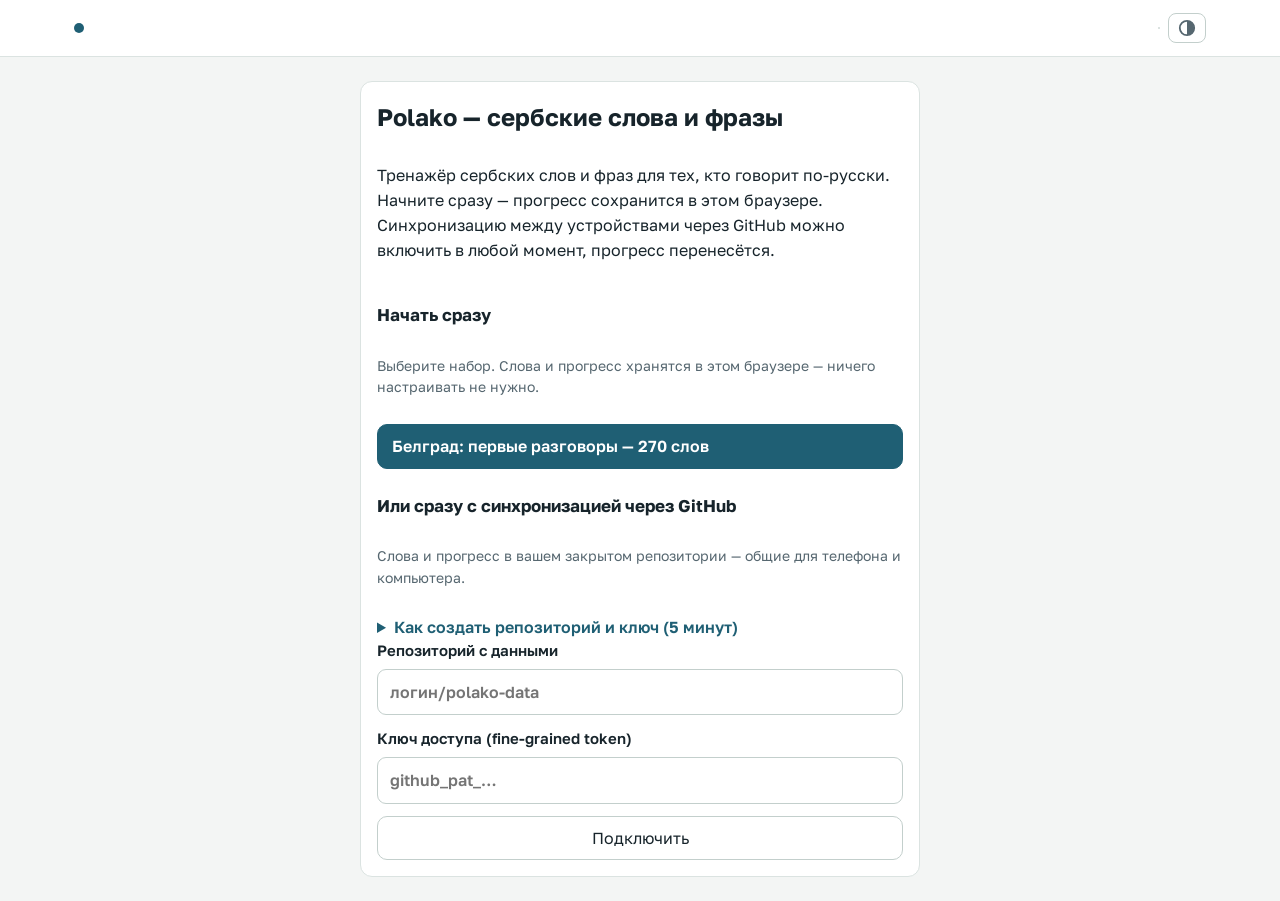
<file: index.html>
<!doctype html>
<html lang="ru">
<head>
<meta charset="utf-8">
<link rel="manifest" href="manifest.webmanifest">
<link rel="apple-touch-icon" href="icon-180.png">
<link rel="icon" type="image/png" sizes="192x192" href="icon-192.png">
<meta name="theme-color" content="#f3f5f4">
<meta name="apple-mobile-web-app-capable" content="yes">
<meta name="mobile-web-app-capable" content="yes">
<meta name="apple-mobile-web-app-status-bar-style" content="default">
<meta name="apple-mobile-web-app-title" content="Polako">
<title>Polako</title>
<meta name="description" content="Polako — personal Serbian words and phrases">
<meta name="viewport" content="width=device-width, initial-scale=1">
<link rel="preconnect" href="https://fonts.googleapis.com">
<link rel="preconnect" href="https://fonts.gstatic.com" crossorigin>
<link rel="stylesheet" href="https://fonts.googleapis.com/css2?family=Golos+Text:wght@400;500;600;700&family=IBM+Plex+Mono:wght@400;500&display=swap">
<style>
/* ============================================================
   Polako page. Structure is fixed:
   header (brand · tabs · Lat|Ћир · theme) + summary line (coverage, due, streak)
   main   (one tab: Тренажёр · Словарь · Ситуации · Мои тексты · Статистика · Колода)
   Colours are tokens with light and dark values; chart series use the validated
   categorical palette (--c1 blue, --c2 orange) and a one-hue sequential blue ramp.
   ============================================================ */
:root{
  --bg:#f3f5f4;--surface:#fff;--surface-2:#f6f8f7;--ink:#17242b;--muted:#566770;--faint:#85949b;
  --line:#dbe3e1;--line-strong:#c3cfcc;--accent:#1f5f74;--accent-soft:#e2eef1;--code-bg:#eaf0ef;
  --done:#2f7d4f;--learning:#b8821f;--consolidating:#3f88ad;--notstarted:#dde5e3;--bad:#b4432f;--hard:#a0661a;--easy:#2a6db0;
  --c1:#2a78d6;--c2:#eb6834;--grid:#e1e0d9;--axis:#c3c2b7;--tick:#77756f;
  --h0:#edf0ef;--h1:#b7d3f6;--h2:#6da7ec;--h3:#2a78d6;--h4:#184f95;
  --sans:'Golos Text',system-ui,-apple-system,'Segoe UI',Roboto,Arial,sans-serif;
  --mono:'IBM Plex Mono',ui-monospace,SFMono-Regular,Menlo,Consolas,monospace;
  color-scheme:light;
}
@media (prefers-color-scheme:dark){:root:not([data-theme="light"]){
  --bg:#0f1517;--surface:#162024;--surface-2:#1b272c;--ink:#e3eaec;--muted:#9cadb3;--faint:#6f8188;
  --line:#243238;--line-strong:#34464d;--accent:#6fb6cb;--accent-soft:#1c3640;--code-bg:#0c1214;
  --done:#5cb783;--learning:#d7a64a;--consolidating:#6cb3c8;--notstarted:#2a3a40;--bad:#e07b66;--hard:#d7a64a;--easy:#6aa8e8;
  --c1:#3987e5;--c2:#d95926;--grid:#2c2c2a;--axis:#383835;--tick:#898781;
  --h0:#1e2a2e;--h1:#184f95;--h2:#256abf;--h3:#3987e5;--h4:#86b6ef;
  color-scheme:dark}}
:root[data-theme="dark"]{
  --bg:#0f1517;--surface:#162024;--surface-2:#1b272c;--ink:#e3eaec;--muted:#9cadb3;--faint:#6f8188;
  --line:#243238;--line-strong:#34464d;--accent:#6fb6cb;--accent-soft:#1c3640;--code-bg:#0c1214;
  --done:#5cb783;--learning:#d7a64a;--consolidating:#6cb3c8;--notstarted:#2a3a40;--bad:#e07b66;--hard:#d7a64a;--easy:#6aa8e8;
  --c1:#3987e5;--c2:#d95926;--grid:#2c2c2a;--axis:#383835;--tick:#898781;
  --h0:#1e2a2e;--h1:#184f95;--h2:#256abf;--h3:#3987e5;--h4:#86b6ef;
  color-scheme:dark}
*{box-sizing:border-box}
body{margin:0;background:var(--bg);color:var(--ink);font:16px/1.55 var(--sans);-webkit-font-smoothing:antialiased}
button,input,select,textarea{font:inherit;color:inherit}
button{cursor:pointer}
.wrap{max-width:1180px;margin:0 auto;padding:0 24px}
.meta{color:var(--muted);font-size:14px}

/* header */
header{background:var(--surface);border-bottom:1px solid var(--line);position:sticky;top:0;z-index:5}
.bar-top{display:flex;align-items:center;gap:16px;min-height:56px;flex-wrap:wrap}
.brand{font-weight:700;font-size:17px;white-space:nowrap;letter-spacing:.01em}
.brand::before{content:'';display:inline-block;width:10px;height:10px;border-radius:50%;background:var(--accent);margin-right:8px;vertical-align:1px}
nav.tabs{display:flex;gap:2px;overflow-x:auto;align-self:stretch;align-items:stretch;scrollbar-width:none}
nav.tabs button{border:0;background:none;padding:10px 12px;border-bottom:2px solid transparent;color:var(--muted);font-weight:600;white-space:nowrap}
nav.tabs button[aria-selected="true"]{color:var(--ink);border-bottom-color:var(--accent)}
.head-tools{display:flex;gap:8px;align-items:center;margin-left:auto}
.seg{display:inline-flex;border:1px solid var(--line-strong);border-radius:8px;overflow:hidden}
.seg button{border:0;background:none;padding:4px 10px;font-size:13px;font-weight:600;color:var(--muted)}
.seg button[aria-pressed="true"]{background:var(--accent);color:var(--surface)}
.iconbtn{border:1px solid var(--line-strong);background:none;border-radius:8px;padding:4px 9px;font-size:13px;color:var(--muted);display:inline-flex;align-items:center;justify-content:center;min-height:30px}
.summary{display:flex;gap:6px 18px;align-items:center;font-size:13px;color:var(--muted);padding:6px 24px 8px;flex-wrap:wrap}
.sync{font-size:12px;color:var(--faint);margin-left:auto}
main{padding:24px 24px 96px}

/* basics */
.card{background:var(--surface);border:1px solid var(--line);border-radius:12px;padding:16px;margin-bottom:12px}
.ph{text-align:center;color:var(--muted);padding:28px 20px;border-style:dashed}.ph .ph-icon{font-size:28px;color:var(--faint)}
.bar{height:6px;background:var(--notstarted);border-radius:3px;overflow:hidden;display:flex}
.bar i{display:block;height:100%}
.bar .d{background:var(--done)}.bar .c{background:var(--consolidating)}.bar .l{background:var(--learning)}
.btn{border:1px solid var(--line-strong);background:var(--surface);border-radius:10px;padding:9px 14px;text-align:center}
.btn:hover{background:var(--surface-2)}
.btn.primary{background:var(--accent);border-color:var(--accent);color:var(--surface);font-weight:600}
.btn.primary:hover{filter:brightness(1.08)}
.linkbtn{background:none;border:0;color:var(--accent);text-decoration:underline;cursor:pointer;font:inherit;font-size:14px;padding:0}
.acts{display:flex;gap:8px;justify-content:flex-start;margin-top:12px;flex-wrap:wrap}
.toolbar{display:flex;gap:8px;flex-wrap:wrap;align-items:center;margin:10px 0 14px}
.inp{width:100%;padding:8px 10px;border:1px solid var(--line-strong);border-radius:8px;background:var(--surface);margin:4px 0}
.toolbar .inp{flex:1 1 220px;width:auto;margin:0}
.chip{border:1px solid var(--line-strong);background:var(--surface);border-radius:999px;padding:3px 11px;font-size:13px}
.chip[aria-pressed="true"]{background:var(--accent-soft);border-color:var(--accent);color:var(--accent);font-weight:600}
.chips{display:flex;gap:6px;flex-wrap:wrap}.chips .chip{font-size:12px}
.tag{font-size:12px;padding:2px 8px;border-radius:999px;background:var(--accent-soft);color:var(--accent)}
.tag.ok{color:var(--done)}.tag.pri1{background:color-mix(in srgb,var(--bad) 14%,transparent);color:var(--bad)}.tag.pri3{background:var(--surface-2);color:var(--faint)}
.pop{position:fixed;z-index:20;max-width:340px;background:var(--surface);border:1px solid var(--line-strong);border-radius:10px;padding:12px 14px;box-shadow:0 8px 24px rgba(0,0,0,.15);font-size:14px}
.pop h4{margin:0 0 2px;font-size:17px}.pop .hint{color:var(--muted);font-size:13px}.pop .note{color:var(--learning);font-size:13px;margin-top:4px}
.spk{border:0;background:none;padding:0 4px;margin-left:6px;font-size:.8em;line-height:1;cursor:pointer;opacity:.7;vertical-align:middle}
.spk:hover,.spk:focus-visible{opacity:1}
.progress-line{display:flex;justify-content:space-between;font:13px var(--mono);color:var(--muted);margin:14px 0 6px}
table{border-collapse:collapse}
.table-wrap{overflow-x:auto}
.deck-t{width:100%;font-size:14px}.deck-t th{text-align:left;font-weight:600;color:var(--muted);border-bottom:1px solid var(--line-strong);padding:6px 8px}
.deck-t td{border-bottom:1px solid var(--line);padding:6px 8px;vertical-align:top}.deck-t td.num{font-family:var(--mono);font-variant-numeric:tabular-nums;white-space:nowrap}
.deck-t td.sr{font-weight:600;white-space:nowrap}.deck-t tr.st-leech td{background:color-mix(in srgb,var(--bad) 7%,transparent)}
.deck-t tr.st-known td.sr{color:var(--done)}

/* trainer overview */
.tr-h{margin:6px 0 4px;font-size:23px}.tr-intro{max-width:66ch;margin:0}
.tr-stats{display:grid;grid-template-columns:repeat(auto-fit,minmax(150px,1fr));gap:10px;margin:16px 0 4px}
.tr-stat{background:var(--surface);border:1px solid var(--line);border-radius:10px;padding:12px 14px}
.tr-stat b{display:block;font-size:24px;font-weight:600}
.tr-stat span{font-size:14px;color:var(--muted)}
.goal{display:grid;grid-template-columns:auto 1fr;gap:14px 28px;align-items:center;margin-top:16px;background:var(--surface);border:1px solid var(--line);border-radius:14px;padding:16px 18px}
.goal-ring{display:flex;align-items:center;gap:16px}
.goal-cap{display:flex;flex-direction:column;gap:3px;font-size:15px}
.goal-streak{font-size:14px;color:var(--learning)}
.ring .ring-bg{stroke:var(--notstarted)}.ring .ring-fg{stroke:var(--accent);transition:stroke-dashoffset .4s}.ring.full .ring-fg{stroke:var(--done)}
.ring .ring-t{fill:var(--ink);font:600 22px var(--sans)}
.goal-days .ring .ring-t{font-size:12px;font-weight:500}
.goal-wk-h{font:500 12px var(--mono);letter-spacing:.12em;text-transform:uppercase;color:var(--faint);margin-bottom:6px}
.goal-days{display:flex;gap:8px;flex-wrap:wrap}
.goal-day{display:flex;flex-direction:column;align-items:center;gap:2px;font-size:12px;color:var(--muted)}
.goal-day.today span{color:var(--accent);font-weight:600}
.goal-adj{grid-column:1/-1;display:flex;align-items:center;gap:10px;flex-wrap:wrap;font-size:15px;color:var(--muted)}
.goal-adj b{color:var(--ink);min-width:130px}
.goal-adj input[type=range]{flex:1 1 200px;max-width:360px;accent-color:var(--accent)}
.tr-smart{display:block;width:100%;text-align:left;margin-top:16px;background:var(--accent-soft);border:1px solid var(--accent);border-radius:12px;padding:16px 18px}
.tr-smart.extra{background:var(--surface);border-style:dashed}
.tr-smart .row,.tr-deck .row{display:grid;grid-template-columns:minmax(0,1fr) auto;align-items:center;gap:12px}
.tr-smart h3{margin:0 0 3px;font-size:20px;color:var(--accent)}.tr-smart p{margin:0;font-size:15px;color:var(--muted)}
.tr-smart .go,.tr-deck .go{font-family:var(--mono);font-size:13px;color:var(--accent);text-align:right;white-space:nowrap}
.tr-smart .go b,.tr-deck .go b{display:block;font-size:24px;font-weight:500;color:var(--ink)}.tr-deck .go.zero b{color:var(--faint)}
.tr-modes{display:flex;gap:8px;flex-wrap:wrap;margin-top:10px}
.tr-overall{margin-top:14px;background:var(--surface);border:1px solid var(--line);border-radius:10px;padding:12px 14px;display:grid;gap:6px}
.tr-ov-h{font-weight:600;font-size:16px}.tr-ov-bar{height:8px}
.tr-note-s{font-size:13px;color:var(--faint)}
.tr-eta{margin-top:6px;font-size:14px;color:var(--muted)}
.tr-decks{display:grid;grid-template-columns:repeat(auto-fill,minmax(320px,1fr));gap:10px;margin-top:16px}
.tr-grp{grid-column:1/-1;font-family:var(--mono);font-size:12.5px;letter-spacing:.08em;text-transform:uppercase;color:var(--faint);margin:14px 2px 0}
.tr-deck{display:block;width:100%;text-align:left;background:var(--surface);border:1px solid var(--line);border-radius:10px;padding:14px 16px}
.tr-deck:hover{border-color:var(--line-strong);background:var(--surface-2)}.tr-deck.done{border-color:var(--done)}
.tr-deck h3{font-size:18px;margin:0 0 2px}.tr-deck p{margin:0;font-size:14px;color:var(--muted)}
.tr-deck .bar{height:8px;margin-top:12px}
.tr-legend{display:flex;flex-wrap:wrap;gap:4px 14px;margin-top:8px;font-size:13px;color:var(--muted)}
.tr-legend span{display:flex;align-items:center;gap:6px}.tr-legend em{width:8px;height:8px;border-radius:2px;flex:none}
.tr-legend b{color:var(--ink);font-family:var(--mono);font-weight:500}
.tr-opts{margin-top:20px;background:var(--surface);border:1px solid var(--line);border-radius:10px;padding:12px 16px;color:var(--muted);display:block}
.tr-opts summary{cursor:pointer;font-weight:600;color:var(--ink)}
.tr-opts[open]{display:grid;gap:12px}
.opt-row{display:flex;gap:10px 22px;flex-wrap:wrap;align-items:center}
.tr-opts select{background:var(--surface);border:1px solid var(--line-strong);border-radius:7px;padding:5px 8px}
.opt-check{display:flex;gap:6px;align-items:center}
.tts-opts{display:flex;flex-wrap:wrap;gap:10px 18px;align-items:center}.tts-opts .meta{flex-basis:100%;margin:0}
.tts-pauses{display:flex;flex-wrap:wrap;gap:6px 22px}
.tts-pause{display:flex;align-items:center;gap:8px}.tts-pause input{width:150px;accent-color:var(--accent)}.tts-pause b{min-width:44px;font-family:var(--mono);color:var(--ink)}
.tr-auto{display:flex;flex-direction:column;gap:8px;margin-top:14px;padding-top:12px;border-top:1px solid var(--line);font-size:14px;color:var(--muted)}.tr-auto .tts-pause{flex-wrap:wrap}.tr-auto .tts-pause input{flex:1 1 140px}

/* a round */
.tr-play{max-width:720px;margin:0 auto}
.tr-hud{display:flex;align-items:center;gap:10px;flex-wrap:wrap;margin-bottom:12px}
.tr-pill{font-family:var(--mono);font-size:13.5px;padding:3px 9px;border-radius:999px;background:var(--accent-soft);color:var(--accent)}
.tr-pill.g{color:var(--done)}.tr-pill.r{color:var(--bad)}
.tr-box{background:var(--surface);border:1px solid var(--line);border-radius:14px;padding:26px 20px;text-align:center;min-height:190px;display:flex;flex-direction:column;justify-content:center;gap:10px;margin-top:14px}
.tr-box.ok{border-color:var(--done);box-shadow:0 0 0 2px color-mix(in srgb,var(--done) 35%,transparent)}
.tr-box.bad{border-color:var(--bad);box-shadow:0 0 0 2px color-mix(in srgb,var(--bad) 35%,transparent);animation:tr-shake .3s}
@keyframes tr-shake{25%{transform:translateX(-5px)}75%{transform:translateX(5px)}}
@media (prefers-reduced-motion:reduce){.tr-box.bad{animation:none}}
.tr-lbl{font-family:var(--mono);font-size:12.5px;letter-spacing:.07em;text-transform:uppercase;color:var(--faint)}
.tr-lbl.long{text-transform:none;letter-spacing:0;font-family:var(--sans);font-size:15px;line-height:1.4;color:var(--muted);text-align:center}
.tr-flag{font-size:44px;line-height:1;text-align:center;margin:0 0 8px}.tr-flag.ans{font-size:36px;margin:14px 0 6px;color:var(--muted)}
.tr-q.listen .peek{display:block;margin:12px auto 0;font-size:15px}
.tr-q{font-size:clamp(26px,5vw,36px);font-weight:600;line-height:1.25;overflow-wrap:break-word}
.tr-q.small{font-size:clamp(19px,3.4vw,24px);font-weight:500;line-height:1.4}
.tr-q .spk{font-size:.55em}
.listen-btn{font-size:44px;border:2px solid var(--accent);background:var(--accent-soft);border-radius:50%;width:96px;height:96px;margin:0 auto;display:grid;place-items:center}
.tr-hint{font-size:15px;color:var(--muted)}
.tr-ans{margin-top:10px;border-top:1px solid var(--line);padding-top:14px;display:grid;gap:8px;text-align:left}
.tr-a{font-size:26px;font-weight:600;color:var(--done);text-align:center}.tr-a.small{font-size:20px}
.tr-tr{font-size:19px;text-align:center}
.tr-tag{font-size:13px;color:var(--faint);text-align:center;font-family:var(--mono)}
.tr-forms{font-family:var(--mono);font-size:14.5px;text-align:center;color:var(--muted)}
.tr-note{font-size:15px;color:var(--learning);border-left:3px solid var(--learning);padding:6px 10px}
.tr-ex{font-size:15.5px;color:var(--muted);background:var(--surface-2);border-radius:8px;padding:8px 10px}.tr-ex b{color:var(--ink);font-weight:600}
.tr-src{font-size:11px;text-transform:uppercase;letter-spacing:.06em;color:var(--faint)}
.tr-choices{display:grid;grid-template-columns:1fr 1fr;gap:8px;margin-top:14px}
.tr-choices.wide{grid-template-columns:1fr}
.tr-choice{text-align:left;background:var(--surface);border:1px solid var(--line-strong);border-radius:9px;padding:11px 14px;font-size:17px}
.tr-choice:hover{background:var(--surface-2)}
.tr-choice.ok{border-color:var(--done);color:var(--done);font-weight:600}.tr-choice.no{border-color:var(--bad);color:var(--bad)}
.tr-acts{display:grid;grid-template-columns:1fr 1fr;gap:10px;margin-top:14px}
.tr-acts .btn{padding:13px 14px;font-size:17px}.tr-acts .wide{grid-column:1/-1}
.tr-acts .btn[data-key="next"]{position:relative;overflow:hidden}
.tr-acts .btn[data-key="next"].counting::after{content:'';position:absolute;left:0;bottom:0;height:4px;width:100%;background:currentColor;opacity:.45;transform-origin:left;animation:tr-count var(--auto,2000ms) linear forwards}
@keyframes tr-count{from{transform:scaleX(1)}to{transform:scaleX(0)}}
.tr-grades{display:grid;grid-template-columns:repeat(4,1fr);gap:8px;margin-top:14px}
.btn.grade{display:flex;flex-direction:column;gap:2px;padding:10px 6px}.btn.grade b{font-size:15px}.btn.grade span{font:12px var(--mono);color:var(--faint)}
.btn.grade.bad{border-color:var(--bad);color:var(--bad)}.btn.grade.hard{border-color:var(--hard);color:var(--hard)}
.btn.grade.good{border-color:var(--done);color:var(--done)}.btn.grade.easy{border-color:var(--easy);color:var(--easy)}
.tr-type{display:flex;gap:8px;margin-top:14px}.tr-type input{flex:1;font-size:20px;padding:10px 12px;border:1px solid var(--line-strong);border-radius:9px;background:var(--surface)}
.tr-typed{text-align:center;margin-top:12px;font-family:var(--mono)}.tr-typed.ok{color:var(--done)}.tr-typed.no{color:var(--bad)}
.tr-keys{margin-top:12px;font-size:13px;color:var(--faint);text-align:center}
.tr-done{background:var(--surface);border:1px solid var(--line);border-radius:12px;padding:26px 20px;text-align:center;display:grid;gap:10px}
.tr-done .tr-acts{max-width:460px;margin:0 auto;width:100%}
.dl-line{padding:6px 10px;border-radius:10px;max-width:88%}
.dl-line.they{background:var(--surface-2);justify-self:start}
.dl-line.me{background:var(--accent-soft);justify-self:end;margin-left:auto}
.dl-line > div{font-size:14px;color:var(--muted)}

/* vocabulary check */
.qcheck h3{margin:0 0 6px}
.qrow{display:flex;gap:12px;align-items:center;flex-wrap:wrap;padding:6px 0;border-bottom:1px solid var(--line)}
.qbox{margin-top:10px}
.vrow{display:flex;gap:10px;align-items:center;padding:7px 4px;border-bottom:1px solid var(--line)}
.vrow input{width:18px;height:18px;accent-color:var(--done)}
.vrow .sr{font-weight:600;min-width:170px}.vrow .tr{color:var(--muted)}

/* situations */
.sit-grid{display:grid;grid-template-columns:repeat(auto-fill,minmax(330px,1fr));gap:12px;margin-top:14px;align-items:start}
.sit.open{grid-column:1/-1}
.sit-h{display:flex;gap:10px;align-items:baseline;flex-wrap:wrap}.sit-h h3{margin:0}.sit-h .tag{margin-left:auto}
.sit-ready{font-size:14px;color:var(--muted);margin:8px 0 4px}
.dialog{display:grid;gap:6px;margin-top:14px;padding-top:12px;border-top:1px solid var(--line)}
.dialog h4{margin:0 0 4px}
.dl-tr summary{font-size:12px;color:var(--faint);cursor:pointer}.dl-tr{font-size:14px;color:var(--muted)}
.sit-ph{margin:14px 0 0;padding-left:18px}.sit-ph li{margin:4px 0}.sit-ph span{color:var(--muted)}

/* my texts */
.tok-key{display:flex;gap:10px;flex-wrap:wrap;margin:10px 0 14px;font-size:14px}
.text-body{white-space:pre-wrap;line-height:1.9;margin-top:12px;font-size:17px}
.tok{border-radius:3px;padding:0 1px}
.tok.known{color:inherit}
.tok.learning{background:color-mix(in srgb,var(--learning) 22%,transparent)}
.tok.deck{background:color-mix(in srgb,var(--consolidating) 20%,transparent)}
.tok.out{text-decoration:underline dotted var(--bad);text-underline-offset:4px;text-decoration-thickness:2px}
.text-body .tok[tabindex]{cursor:pointer}
.paste textarea{resize:vertical}

/* statistics */
.hero-stat{margin:12px 0 4px}.hero-v{font-size:56px;font-weight:600;line-height:1.05}.hero-l{font-size:17px;font-weight:600}
.viz-grid{display:grid;grid-template-columns:repeat(auto-fill,minmax(440px,1fr));gap:12px;margin-top:14px}
.viz h3{margin:0 0 2px;font-size:17px}.viz > .meta{margin:0 0 8px}
.viz-svg{width:100%;height:auto;display:block;overflow:visible}
.viz-svg .grid{stroke:var(--grid);stroke-width:1}.viz-svg .axis{stroke:var(--axis);stroke-width:1}
.viz-svg .tick{fill:var(--tick);font:11px var(--sans);font-variant-numeric:tabular-nums}
.viz-svg .bar{transition:opacity .1s}.viz-svg .mark:hover .bar,.viz-svg .mark:focus .bar{opacity:.78}
.viz-svg .hit{fill:transparent}
.viz-svg .ref{stroke:var(--muted);stroke-width:1;stroke-dasharray:4 3}.viz-svg .ref-t{fill:var(--muted)}
.viz-svg .line{fill:none;stroke-width:2;stroke-linejoin:round;stroke-linecap:round}
.viz-svg .dot{stroke:var(--surface);stroke-width:2}
.viz-svg .end-l{fill:var(--ink);font:600 12px var(--sans)}
.viz-svg .cross{stroke:var(--axis);stroke-width:1}
.viz-svg.heat .hc{stroke:var(--surface);stroke-width:1}
.hc.l0{fill:var(--h0);background:var(--h0)}.hc.l1{fill:var(--h1);background:var(--h1)}.hc.l2{fill:var(--h2);background:var(--h2)}.hc.l3{fill:var(--h3);background:var(--h3)}.hc.l4{fill:var(--h4);background:var(--h4)}
.heat-key{display:flex;gap:4px;align-items:center;margin-top:6px}.heat-key i{width:12px;height:12px;border-radius:3px;display:inline-block}
.viz-legend{display:flex;gap:14px;font-size:13px;color:var(--muted);margin-bottom:4px}.viz-legend span{display:flex;align-items:center;gap:6px}
.viz-legend .lk{width:14px;height:2px;border-radius:1px;display:inline-block}
.viz-tip{position:fixed;z-index:30;pointer-events:none;background:var(--surface);border:1px solid var(--line-strong);border-radius:8px;padding:6px 10px;box-shadow:0 6px 18px rgba(0,0,0,.14);font-size:13px}
.viz-tip .tv{font-weight:600;display:flex;align-items:center;gap:6px}.viz-tip .tl{color:var(--muted);display:flex;align-items:center;gap:6px}
.viz-tip .tk{width:12px;height:2px;display:inline-block}
.viz-table{margin-top:8px;font-size:13px}.viz-table summary{cursor:pointer;color:var(--muted)}
.viz-table table{margin-top:6px;width:100%}.viz-table th,.viz-table td{border-bottom:1px solid var(--line);padding:4px 6px;text-align:left}.viz-table td.num{text-align:right;font-variant-numeric:tabular-nums}

@media (max-width:720px){
  .wrap{padding:0 14px}main{padding:16px 14px 80px}.summary{padding:6px 14px 8px}
  .goal{grid-template-columns:1fr}.tr-choices{grid-template-columns:1fr}.tr-grades{grid-template-columns:1fr 1fr}
  .viz-grid,.tr-decks,.sit-grid{grid-template-columns:1fr}.hero-v{font-size:44px}
  .vrow .sr{min-width:120px}
  main{padding-bottom:calc(80px + env(safe-area-inset-bottom))}.wrap{padding-left:max(14px,env(safe-area-inset-left));padding-right:max(14px,env(safe-area-inset-right))}
  input[type=text],input[type=search],input:not([type]),textarea,select{font-size:16px}
  .vrow input{width:24px;height:24px}.seg button{padding:7px 12px}
  .bar-top{gap:6px 10px}.brand{order:1}.head-tools{order:2}
  nav.tabs{order:3;flex:1 1 100%;margin:0 -14px;padding:0 6px;-webkit-mask-image:linear-gradient(90deg,#000 88%,transparent);mask-image:linear-gradient(90deg,#000 88%,transparent)}
  nav.tabs button{padding:10px 9px;font-size:15px}
  .goal-days{flex-wrap:nowrap;gap:2px;justify-content:space-between}
  .goal-days .ring{width:36px;height:36px}
  .goal-ring{gap:12px}
}

/* public site: connecting the person's own data repository */
.setup{max-width:560px;margin:24px auto;display:flex;flex-direction:column;gap:12px}
.setup h2{margin:0;font-size:24px}.setup h3{margin:12px 0 0;font-size:17px}
.setup-form{display:flex;flex-direction:column;gap:12px}
.setup-form label{display:flex;flex-direction:column;gap:6px;font-weight:600;font-size:15px}
.setup-form input{font-size:16px;padding:10px 12px;border:1px solid var(--line-strong);border-radius:9px;background:var(--surface);color:var(--ink)}
.setup-err{color:var(--bad, #b3261e);font-weight:600}
.setup-packs{display:flex;flex-direction:column;gap:8px}.setup-packs .btn{text-align:left}
.gh-help summary{cursor:pointer;font-weight:600;color:var(--accent)}.gh-steps{margin:8px 0 0;padding-left:20px;display:flex;flex-direction:column;gap:6px;font-size:15px}
.gh-steps a{word-break:break-all}
.storage{margin-top:16px;padding-top:12px;border-top:1px solid var(--line);display:flex;flex-direction:column;gap:10px}.storage h3{margin:0;font-size:17px}
.st-opt{display:flex;gap:10px;align-items:flex-start;padding:10px 12px;border:1px solid var(--line-strong);border-radius:10px;cursor:pointer}
.st-opt.on{border-color:var(--accent);background:var(--accent-soft)}.st-opt input{margin-top:4px;accent-color:var(--accent)}
.st-opt span{display:flex;flex-direction:column;gap:2px}.st-confirm{display:flex;flex-wrap:wrap;gap:8px;align-items:center}.st-confirm p{flex:1 1 100%;margin:0}
.storage .gh-setup{display:flex;flex-direction:column;gap:10px}
[hidden]{display:none !important}

</style>

</head>
<body>
<header>
  <div class="wrap bar-top">
    <div class="brand" id="title"></div>
    <nav class="tabs" role="tablist" id="tabs"></nav>
    <div class="head-tools">
      <div class="seg" role="group" aria-label="Lat / Ћир" id="script"></div>
      <button type="button" class="iconbtn" id="theme" aria-label="Theme"><svg width="18" height="18" viewBox="0 0 20 20" aria-hidden="true"><circle cx="10" cy="10" r="8" fill="none" stroke="currentColor" stroke-width="2"/><path d="M10 2a8 8 0 0 1 0 16z" fill="currentColor"/></svg></button>
    </div>
  </div>
  <div id="summary" hidden></div>
</header>
<main class="wrap" id="main"></main>
<div class="pop" id="pop" hidden></div>

<script id="pl-data" type="application/json"></script>
<script>
(function(){
window.POLAKO_UI = {"tabTrain": "Тренажёр", "tabVocab": "Словарь", "tabSit": "Ситуации", "tabTexts": "Мои тексты", "tabStats": "Статистика", "tabDeck": "Колода", "scriptToggle": "Латиница / кириллица", "saved": "сохранено", "savedLocal": "прогресс хранится только в этом браузере", "live": "сохраняется в папку", "phEmpty": "Колода появится после первого раунда слов. Скажите в чате: «собери мне слова».", "phSit": "Ситуаций пока нет. Скажите в чате, где вам нужен сербский: магазин, МУП, врач, аренда…", "covSpoken": "разговорная речь", "covSpokenLong": "понимаю разговорную речь", "covMy": "мои тексты", "covMyLong": "понимаю свои тексты", "dueNow": "к повторению", "days": "день|дня|дней", "cards": "карточка|карточки|карточек", "answersN": "ответ|ответа|ответов", "wordsN3": "слово|слова|слов", "wordsPerDay": "новое слово в день|новых слова в день|новых слов в день", "trTitle": "Тренажёр", "trIntro": "Сначала узнавание (выбрать перевод, на слух, выбрать сербское), со следующего дня — вспоминание. Интервалы считает FSRS: чем лучше помните, тем реже карточка.", "goalToday": "Новых слов сегодня", "goalDone": "Цель на сегодня выполнена", "goalLeft": "осталось", "goalWeek": "Неделя", "goalLabel": "Цель", "streak": "Дней подряд", "trLearned": "выучено", "trInProgress": "в процессе", "smart": "Учить по важности", "smartDesc": "Сначала повторения, потом новые слова сверху списка — до дневной цели.", "extraRound": "ещё раунд", "extraDesc": "Повторять нечего — можно взять новые слова сверх цели.", "cardsGo": "карточек", "listenOnly": "Только на слух", "sayOnly": "Только вспоминать", "overall": "Освоено", "wordsN": "Слова", "etaNote": "Прогноз FSRS: «выучено» — когда каждая сторона держится в памяти 21+ день. Реалистичный учитывает ваши ошибки за 30 дней.", "etaUnknown": "прогноз появится после первых раундов", "allLearned": "всё выучено", "startIn": "начнёте через", "learnBy": "выучите к", "realistic": "реалистично к", "byImportance": "Слова по важности", "group": "Группа", "of": "из", "other": "Другое", "phrases": "Фразы", "phrasesDesc": "что говорю и что слышу в ситуациях", "grammar": "Падежи и вид", "grammarDesc": "нужная форма в предложении, пары купить/покупать", "dialogs": "Диалоги", "dialogsDesc": "реплика собеседника → ваш ответ", "due": "к повторению", "nothingDue": "всё повторено", "progress": "Прогресс", "learned": "выучено", "firm": "закрепляю", "learning": "учу", "notStarted": "не начато", "settings": "Настройки", "size": "Карточек в раунде", "retention": "Цель памяти", "ret_85": "меньше повторов", "ret_90": "баланс", "ret_95": "перед важной встречей", "optListening": "Сторона «на слух» (нужен сербский, хорватский или боснийский голос)", "optTyping": "Набирать слова на клавиатуре", "reset": "Сбросить прогресс", "resetSure": "Точно? Нажмите ещё раз", "toDecks": "К колодам", "againMark": "ещё раз", "next": "Дальше", "show": "Показать ответ", "check": "Проверить", "endTitle": "Раунд закончен", "right": "Верно", "wrong": "Ошибок", "allDoneTomorrow": "На сегодня всё повторено", "again": "Ещё раунд", "qPickTr": "🇷🇸 Сербское слово → выберите перевод на 🇷🇺 русский", "qListen": "🔊 Нажмите и послушайте 🇷🇸 сербское слово → выберите перевод на 🇷🇺 русский", "qPickSr": "🇷🇺 Русское слово → выберите, как это по-🇷🇸 сербски", "qSayTr": "🇷🇸 Сербское слово → вспомните перевод на 🇷🇺 русский", "qSaySr": "🇷🇺 Русское слово → скажите вслух по-🇷🇸 сербски", "qType": "🇷🇺 Русское слово → напишите по-🇷🇸 сербски", "qListenPh": "🔊 Нажмите и послушайте 🇷🇸 сербскую фразу → выберите перевод на 🇷🇺 русский", "qReadPh": "🇷🇸 Сербская фраза → выберите перевод на 🇷🇺 русский", "qSayPh": "🇷🇺 Русская фраза → скажите вслух по-🇷🇸 сербски", "qTypePh": "🇷🇺 Русская фраза → напишите по-🇷🇸 сербски", "qCloze": "🇷🇸 Сербское предложение → выберите слово в нужной форме", "qAspect": "🇷🇺 Два русских глагола → назовите оба по-🇷🇸 сербски", "qReply": "🇷🇸 Вам говорят по-сербски → выберите ваш ответ", "aspectHint": "совершенный / несовершенный", "pairWith": "Пара по виду:", "gAgain": "Забыл", "gHard": "Трудно", "gGood": "Помню", "gEasy": "Легко", "min": "мин", "hrs": "ч", "dShort": "дн", "sec": "с", "keysPick": "1–6 — вариант · V — повторить звук · Esc — к колодам", "keysNext": "Пробел — дальше", "keysShow": "Пробел — показать ответ", "keysGrade": "1 забыл · 2 трудно · 3 помню · 4 легко", "keysSpeak": "V — произнести ещё раз", "keysType": "Enter — проверить; без диакритики тоже засчитаю как «трудно»", "typeHere": "по-сербски…", "youTyped": "Вы написали", "typeDiacritics": "диакритика: č ć š ž đ", "typeAlmost": "почти — одна буква", "posNoun": "сущ.", "posVerb": "глагол", "posAdj": "прил.", "posAdv": "нареч.", "posPron": "местоим.", "posPrep": "предлог", "posConj": "союз", "posPart": "частица", "posNum": "числит.", "posInterj": "междом.", "posPhrase": "фраза", "g_m": "м. р.", "g_f": "ж. р.", "g_n": "ср. р.", "g_mp": "мн. ч.", "g_fp": "мн. ч.", "g_np": "мн. ч.", "asp_pf": "соверш.", "asp_ipf": "несоверш.", "asp_bi": "двувид.", "asp_": "", "f_gen": "род.", "f_acc": "вин.", "f_loc": "мест.", "f_ins": "твор.", "f_pl": "мн.", "f_gpl": "род. мн.", "f_prs1": "я", "f_prs3": "он", "f_prs3pl": "они", "f_past": "прош.", "f_imp": "повел.", "f_f": "ж.", "f_n": "ср.", "f_cmp": "сравн.", "ex_my": "из моих текстов", "ex_sit": "из ситуации", "ex_general": "пример", "case_nom": "именительный", "case_gen": "родительный", "case_dat": "дательный", "case_acc": "винительный", "case_voc": "звательный", "case_ins": "творительный", "case_loc": "местный", "case_prs": "настоящее время", "case_past": "прошедшее", "case_fut": "будущее", "case_imp": "повелительное", "case_aspect": "вид глагола", "case_other": "другое", "vocabTitle": "Что я уже знаю", "vocabIntro": "Отметьте галочкой слова, которые уже знаете, и нажмите «Отметить как изученные» — они не попадут в тренажёр. Остальные будете учить.", "qTitle": "Самые частые слова", "qIntro": "Отметьте галочкой слова, которые уже знаете, и нажмите кнопку внизу. Если знаете 9 из 10 — все слова этого уровня отметятся как изученные.", "band": "Полоса", "band1": "самые частые", "band2": "частые", "band3": "средние", "band4": "редкие", "qPass": "все знаю", "qFail": "дальше по одному слову", "qSkipped": "пропущено", "qRedo": "отметить заново", "qHint": "поставьте галочки у слов, которые знаете", "qCheck": "Отметить как изученные", "qSkip": "Отмечать по одному слову", "checked": "Отмечено", "know": "знаю", "toLearn": "учить", "batch": "Слова", "saveBatch": "Отметить как изученные", "vocabAllChecked": "Все слова отмечены. Новые появятся позже.", "sitTitle": "Ситуации", "sitIntro": "Где вам нужен сербский. Готовность — сколько слов, фраз и ответов этой ситуации уже держится в памяти.", "pri1": "каждую неделю", "pri2": "иногда", "pri3": "редко, но важно", "ready": "Готовность", "trainSit": "Тренировать", "showDialogs": "Диалоги и фразы", "hide": "Свернуть", "translation": "перевод", "playDialog": "Проиграть диалог", "textsTitle": "Мои тексты", "textsIntro": "То, что вам реально пишут. Подсвечено: учу — жёлтым, в колоде — голубым, нет в колоде — пунктиром. Нажмите на слово — карточка.", "tokKnown": "знаю", "tokLearning": "учу", "tokDeck": "в колоде", "tokOut": "нет в колоде", "youKnow": "Понимаю", "pasteTitle": "Новый текст", "pasteIntro": "Вставьте сообщение, письмо или объявление — проверю по колоде. «Отправить на разбор» — Claude добавит незнакомые слова в колоду.", "pasteName": "Название (например: письмо от хозяйки)", "pasteHere": "Текст на сербском, латиница или кириллица", "pasteCheck": "Проверить по колоде", "pasteSend": "Отправить на разбор", "pasteDefault": "Текст со страницы", "pasteSent": "Сохранено. Скажите в чате: «разбери присланный текст».", "pasteOffline": "Нет связи с хранилищем — скопируйте текст в чат.", "deckTitle": "Колода", "search": "поиск по-сербски или по переводу", "fAll": "все", "fKnown": "знаю", "fLeech": "трудные", "colSr": "Сербский", "colTr": "Перевод", "colState": "Статус", "colNext": "Повтор", "now": "сейчас", "iKnow": "знаю", "backToTrainer": "вернуть в тренажёр", "first400": "Показаны первые 400 — уточните поиск.", "exportCsv": "Скачать CSV", "statsTitle": "Статистика", "statsEmpty": "Графики наполнятся после первых раундов.", "heroCov": "слов обычной разговорной речи вы уже понимаете", "heroCovNote": "Доля всех слов в сербских диалогах (субтитры), которые покрывают известные вам леммы.", "heroCeil": "Если выучить всю колоду — {x}.", "wordsLearned": "слов выучено", "retention30": "помню на повторах (30 дн)", "minsWeek": "за 7 дней", "covTime": "Покрытие со временем", "covTimeSub": "Сколько слов разговорной речи и ваших текстов вы понимаете — по дням.", "sitReady": "Готовность к ситуациям", "sitReadySub": "Средняя прочность карточек ситуации: 100% — всё держится 21+ день.", "retWeeks": "Помню на повторах — по неделям", "retWeeksSub": "Доля верных ответов на настоящих повторах (через день и больше). Цель — {t}; оранжевые недели заметно ниже.", "curve": "Сколько помню через N дней", "curveSub": "Верные ответы в зависимости от того, сколько дней прошло с прошлого повтора.", "heatTitle": "Календарь занятий", "heatSub": "Ответы по дням за полгода.", "less": "меньше", "more": "больше", "timeDay": "Минут в день", "timeDaySub": "Время ответов за 30 дней (одна карточка — не больше минуты).", "bySide": "Где слабое место", "bySideSub": "Точность по типу карточки за 30 дней; в подсказке — среднее время ответа.", "sd_pick-tr": "выбор", "sd_listen": "слух", "sd_pick-sr": "выбор сер.", "sd_say-tr": "перевод", "sd_say-sr": "сказать", "sd_type": "набор", "sd_listen-ph": "фраза слух", "sd_read-ph": "фраза", "sd_say-ph": "сказать фразу", "sd_cloze": "форма", "sd_aspect": "вид", "sd_reply": "ответ", "sdl_pick-tr": "сербское → выбрать перевод", "sdl_listen": "на слух → выбрать перевод", "sdl_pick-sr": "перевод → выбрать сербское", "sdl_say-tr": "сербское → вспомнить перевод", "sdl_say-sr": "перевод → сказать по-сербски", "sdl_type": "перевод → написать", "sdl_listen-ph": "фраза на слух", "sdl_read-ph": "фраза → перевод", "sdl_say-ph": "сказать фразу", "sdl_cloze": "нужная форма", "sdl_aspect": "пара по виду", "sdl_reply": "ответ в диалоге", "load": "Нагрузка на 30 дней", "loadSub": "Сколько карточек придёт на повтор в каждый день (просроченные — сегодня).", "today": "сег.", "cases": "Падежи и вид глагола", "casesSub": "Точность в карточках «нужная форма» по падежам.", "hardTitle": "Трудные слова", "hardSub": "Чаще всего забываемые. 🐛 — «пиявка»: забыто 6+ раз, убрана из раундов до разбора.", "hardNone": "Пока ничего не забывалось — отлично.", "hardAsk": "Разобрать с Claude", "hardSent": "Отправлено. Скажите в чате: «разберём трудные слова» — придумаем ассоциации и примеры.", "fcTitle": "Прогноз по группам", "fcSub": "Когда группа будет выучена при текущей цели в день.", "fcWhen": "Когда", "colGroup": "Группа", "asTable": "Таблица", "colDay": "День", "colSit": "Ситуация", "colSide": "Тип карточки", "colCase": "Падеж", "answers": "ответов", "remembered": "помню", "avgTime": "время", "cardsDue": "карточек", "target": "цель", "noData": "нет данных", "weekOf": "неделя с", "afterDays": "через, дней", "lapses": "забыто", "stability": "прочность", "exportLog": "Скачать журнал повторов", "ttsPlay": "Произнести", "ttsAuto": "Автоозвучка", "ttsSfx": "Звуки ✓/✗", "ttsNext": "Автопереход к следующей карточке", "ttsPauseOk": "Ждать после верного ответа", "ttsPauseBad": "Ждать после ошибки", "ttsVoice": "Голос", "ttsAny": "лучший доступный", "ttsRate": "Скорость", "ttsNoVoice": "В этом браузере нет сербского, хорватского или боснийского голоса: озвучки и карточек «на слух» не будет. В Edge есть онлайн-голоса sr-RS.", "ttsFallback": "Сербского голоса нет — читает {v}. Произношение близкое, ударения могут отличаться.", "ttsVoiceOk": "Голос: {v}", "holdCard": "Остановить автопереход", "showWord": "показать слово", "langSr": "🇷🇸 по-сербски", "langRu": "🇷🇺 по-русски", "optsIn": "Варианты", "ghLoading": "загружаю из GitHub…", "ghSaving": "сохраняю в GitHub…", "ghSaved": "сохранено в GitHub", "ghFail": "нет связи с GitHub — сохраняю на этом устройстве", "ghAnswers": "ответов:", "ghProgress": "прогресс", "ghConnected": "Слова и прогресс:", "ghDisconnect": "отключить на этом устройстве", "setupTitle": "Polako — сербские слова и фразы", "setupIntro": "Тренажёр сербских слов и фраз для тех, кто говорит по-русски. Начните сразу — прогресс сохранится в этом браузере. Синхронизацию между устройствами через GitHub можно включить в любой момент, прогресс перенесётся.", "setupRepo": "Репозиторий с данными", "setupToken": "Ключ доступа (fine-grained token)", "setupConnect": "Подключить", "setupHelp": "Как создать репозиторий и ключ — пошагово", "setupTry": "Или попробовать без входа", "setupTryNote": "Прогресс сохранится только в этом браузере.", "setupWords": "слов", "setupEmpty": "Репозиторий пустой", "setupEmptyNote": "В {repo} ещё нет слов. Выберите набор — я положу его туда, и можно начинать.", "setupCreating": "создаю…", "setupOther": "подключить другой репозиторий", "setupFail": "Не получилось подключиться", "setupBadToken": "Ключ не подошёл: проверьте, что скопировали его целиком и он не истёк.", "setupNoAccess": "Репозиторий не найден или у ключа нет к нему доступа: проверьте имя (владелец/название) и что ключ выдан на этот репозиторий с правом Contents: Read and write.", "loading": "загружаю…", "savedBrowser": "сохранено в этом браузере", "setupStartBrowser": "Начать сразу", "setupStartBrowserNote": "Выберите набор. Слова и прогресс хранятся в этом браузере — ничего настраивать не нужно.", "setupStartGithub": "Или сразу с синхронизацией через GitHub", "setupStartGithubNote": "Слова и прогресс в вашем закрытом репозитории — общие для телефона и компьютера.", "setupRepoPh": "логин/polako-data", "stTitle": "Где хранить прогресс", "stBrowser": "В этом браузере", "stBrowserNote": "Ничего настраивать не нужно. Только это устройство; если очистить данные браузера — прогресс пропадёт.", "stGithub": "GitHub — синхронизация между устройствами", "stGithubNote": "Ваш закрытый репозиторий: один прогресс на телефоне и компьютере, история всех занятий. Прогресс из браузера перенесётся туда.", "stConnectGithub": "Подключить GitHub", "stToBrowserSure": "Хранить дальше только в этом браузере? Текущий прогресс скопируется сюда, ключ GitHub на этом устройстве забудется. В репозитории всё останется.", "yes": "Да", "cancel": "Отмена", "ghSyncNow": "синхронизировать сейчас", "ghConnecting": "подключаю и переношу прогресс…", "ghConnected2": "готово — прогресс в GitHub", "ghFirstCommit": "слова и прогресс из браузера", "ghHowTo": "Как создать репозиторий и ключ (5 минут)", "ghStep1": "Создайте закрытый репозиторий: имя polako-data, Private, больше ничего не отмечайте →", "ghStep2": "Создайте ключ: Repository access → Only select repositories → polako-data; Permissions → Contents → Read and write; Generate token и скопируйте его →", "ghStep3": "Вставьте ниже логин/polako-data и ключ, нажмите «Подключить». На другом устройстве — только этот шаг."};
window.POLAKO_PACKS = [{"name": "belgrade-basics", "title": "Белград: первые разговоры", "file": "packs/belgrade-basics.json", "words": 270}];
/* ---------- browser storage for the public site: IndexedDB key-value (database "polako", store "kv") ----------
   Holds the chosen set ("deck") and the progress ("progress": {T, V, LOG}). IndexedDB keeps much more than
   localStorage and the browser is asked to keep it persistent (navigator.storage.persist). */
window.PolakoIDB = (function(){
  if (!window.indexedDB) return null;
  var dbp = null;
  function open(){
    if (!dbp) dbp = new Promise(function(res, rej){
      var r = indexedDB.open('polako', 1);
      r.onupgradeneeded = function(){ r.result.createObjectStore('kv'); };
      r.onsuccess = function(){ res(r.result); }; r.onerror = function(){ rej(r.error); };
    });
    return dbp;
  }
  function tx(mode, fn){
    return open().then(function(db){ return new Promise(function(res, rej){
      var t = db.transaction('kv', mode), req = fn(t.objectStore('kv'));
      t.oncomplete = function(){ res(req && 'result' in req ? req.result : undefined); };
      t.onerror = function(){ rej(t.error); }; t.onabort = function(){ rej(t.error); };
    }); });
  }
  try { if (navigator.storage && navigator.storage.persist) navigator.storage.persist(); } catch (e){}
  return {
    get: function(k){ return tx('readonly', function(s){ return s.get(k); }); },
    set: function(k, v){ return tx('readwrite', function(s){ return s.put(v, k); }); },
    del: function(k){ return tx('readwrite', function(s){ return s.delete(k); }); }
  };
})();

window.__polakoStart = function(){
/* ===== core.js ===== */
/* ============================================================
   Polako page — core: data, storage, tabs, helpers.
   Built by tools/build_page.py from templates/portal/*.js in this order:
   core.js · fsrs.js · tts.js · trainer.js · vocab.js · situations.js · texts.js · deck.js · stats.js · boot.js
   Data comes from <script id="pl-data"> (deck, situations, own texts, coverage shares, UI strings).
   Progress lives apart from content, so a rebuild never loses it:
     local server (tools/serve.py)  → prep/trainer-state.json, prep/review-log.json, prep/vocab-state.json
     artifact db                    → doc trainer/state, collection log (one doc per day), collection vocab
     neither                        → this browser only (localStorage), with a note
   ============================================================ */
var D = JSON.parse(document.getElementById('pl-data').textContent);
var DAY = 86400000, NOW = function(){ return Date.now(); };
var PROF = D.profile || {}, DECK = D.deck || {words: [], phrases: [], cloze: []}, SITS = D.situations || [], TEXTS = D.texts || [];
var COV = D.cov || {}, UI = Object.assign({}, D.ui || {}, window.POLAKO_UI || {}), TRL = PROF.explain || 'ru';   // the site's own strings win over a stale data file
['words', 'phrases', 'cloze'].forEach(function(k){ DECK[k] = (DECK[k] || []).filter(function(x){ return !x.retired; }); });

function L(k){ return UI[k] != null ? UI[k] : k; }
function $(id){ return document.getElementById(id); }
function el(tag, cls, text){ var e = document.createElement(tag); if (cls) e.className = cls; if (text != null) e.textContent = text; return e; }
function btn(cls, text, fn, key){ var b = el('button', cls, text); b.type = 'button'; if (fn) b.onclick = fn; if (key) b.dataset.key = key; return b; }
function shuffle(a){ for (var i = a.length - 1; i > 0; i--){ var j = Math.floor(Math.random() * (i + 1)); var t = a[i]; a[i] = a[j]; a[j] = t; } return a; }
function lsGet(k, d){ try { var v = localStorage.getItem(k); return v == null ? d : JSON.parse(v); } catch (e){ return d; } }
function lsSet(k, v){ try { localStorage.setItem(k, JSON.stringify(v)); } catch (e){} }
function clone(x){ return x == null ? x : JSON.parse(JSON.stringify(x)); }
function pct(x){ return x == null || isNaN(x) ? '—' : Math.round(x * 100) + '%'; }
function plural(n, one, few, many){ var a = n % 10, b = n % 100; return a === 1 && b !== 11 ? one : a >= 2 && a <= 4 && (b < 12 || b > 14) ? few : many; }
function nWord(n, key){ var f = L(key).split('|'); return n + ' ' + (f.length === 3 ? plural(n, f[0], f[1], f[2]) : f[0]); }
function today0(){ var d = new Date(); d.setHours(0, 0, 0, 0); return d.getTime(); }
function day0(ts){ var d = new Date(ts); d.setHours(0, 0, 0, 0); return d.getTime(); }
function dayKey(ts){ var d = new Date(ts); return d.getFullYear() + '-' + String(d.getMonth() + 1).padStart(2, '0') + '-' + String(d.getDate()).padStart(2, '0'); }
function fmtDay(ts){ return new Date(ts).toLocaleDateString(TRL === 'en' ? 'en-GB' : TRL, {day: 'numeric', month: 'long'}); }
function fmtShort(ts){ return new Date(ts).toLocaleDateString(TRL === 'en' ? 'en-GB' : TRL, {day: 'numeric', month: 'short'}); }
function bar(parts){ var b = el('div', 'bar'); parts.forEach(function(p){ if (p[1] > 0){ var i = el('i', p[0]); i.style.width = (p[1] * 100) + '%'; b.appendChild(i); } }); return b; }

/* ---------- Serbian script: Latin is stored, Cyrillic is a display option ---------- */
var CYR = {a: 'а', b: 'б', v: 'в', g: 'г', d: 'д', 'đ': 'ђ', e: 'е', 'ž': 'ж', z: 'з', i: 'и', j: 'ј', k: 'к', l: 'л', m: 'м', n: 'н', o: 'о', p: 'п', r: 'р', s: 'с', t: 'т', 'ć': 'ћ', u: 'у', f: 'ф', h: 'х', c: 'ц', 'č': 'ч', 'š': 'ш'};
var DIG = {lj: 'љ', nj: 'њ', 'dž': 'џ'};
var SPLIT = /^(?:in(?=jek)|kon(?=junk)|nad(?=ž)|pod(?=ž)|od(?=ž))/i;
function cyrWord(w){
  var lw = w.toLowerCase(), m = SPLIT.exec(lw), guard = m ? m[0].length : -1, out = '', i = 0;
  while (i < w.length){
    var pair = lw.substr(i, 2);
    if (DIG[pair] && i + 1 !== guard){ var c2 = DIG[pair]; out += w[i] !== lw[i] ? c2.toUpperCase() : c2; i += 2; continue; }
    var ch = w[i], c = CYR[ch.toLowerCase()];
    out += c ? (ch !== ch.toLowerCase() ? c.toUpperCase() : c) : ch; i++;
  }
  return out;
}
function toCyr(t){ return String(t).replace(/[A-Za-zČĆŽŠĐčćžšđ]+/g, cyrWord); }
function srx(t){ return ui.cyr ? toCyr(t) : t; }   // every Serbian text on screen goes through this
function fold(s){ return String(s).toLowerCase().replace(/[čć]/g, 'c').replace(/š/g, 's').replace(/ž/g, 'z').replace(/đ/g, 'dj'); }
function normSr(s){ return String(s).toLowerCase().normalize('NFD').replace(/(?![̌́])[̀-ͯ]/g, '').normalize('NFC').trim(); }

/* ---------- ui state ---------- */
var ui = {tab: lsGet('pl.tab', 'train'), theme: lsGet('pl.theme', ''), size: lsGet('pl.size', 20), cyr: !!lsGet('pl.cyr', false), q: '', filter: 'all', open: null};
var TABS = [['train', 'tabTrain'], ['vocab', 'tabVocab'], ['sit', 'tabSit'], ['texts', 'tabTexts'], ['stats', 'tabStats'], ['deck', 'tabDeck']];

/* ---------- progress state ---------- */
var T = {cards: {}, goal: PROF.goal || 15, retention: PROF.retention || 0.9, listening: PROF.listening !== false, typing: !!PROF.typing, hist: {}, updated: 0};
var LOG = [];      // [ts, key, grade, ms, elapsedDays, stabilityBefore] — every answer, the basis of statistics
var LOGNEW = [];   // answers not yet written to storage
var V = {};        // "I know" check: batchKey → {known:[ids], unknown:[ids], at}
var store = {mode: 'local', db: null, timer: null, dirtyT: false, dirtyV: false, first: 0};

function setSync(msg){ store.syncMsg = msg || ''; var s = $('sync'); if (s) s.textContent = store.syncMsg; }   // kept across re-renders
function post(path, body){ return fetch(path, {method: 'POST', headers: {'Content-Type': 'application/json'}, body: JSON.stringify(body)}).then(function(r){ if (!r.ok) throw new Error(r.status); return r.json(); }); }
function save(){
  store.dirtyT = true;
  lsSet('pl.fallback', {T: T, LOG: LOG.slice(-6000), V: V});
  if (typeof idbSave === 'function') idbSave();
  if (store.mode === 'local') return;
  clearTimeout(store.timer);
  if (store.mode === 'gh'){   // one commit per pause, at most every 2 minutes while answering
    if (!store.first) store.first = NOW();
    store.timer = setTimeout(flush, NOW() - store.first > 120000 ? 0 : 45000); return;
  }
  store.timer = setTimeout(flush, 900);
}
async function flush(){
  if (store.mode === 'local') return;
  var items = LOGNEW; LOGNEW = [];
  try {
    T.updated = NOW();
    if (store.mode === 'api'){
      if (store.dirtyT) await post('/api/trainer', T);
      if (items.length) await post('/api/log', {items: items});
    } else if (store.mode === 'gh'){
      if (!store.dirtyT && !store.dirtyV && !items.length) return;
      clearTimeout(store.timer); store.first = 0; setSync(L('ghSaving'));
      await ghPush(items); store.dirtyV = false;
    } else {
      if (store.dirtyT) await store.db.doc('trainer/state').set(clone(T));
      var byDay = {};
      items.forEach(function(x){ (byDay[dayKey(x[0])] = byDay[dayKey(x[0])] || []).push(x); });
      for (var k in byDay){
        var all = LOG.filter(function(x){ return dayKey(x[0]) === k; });
        await store.db.collection('log').doc(k).set({day: k, items: all});
      }
    }
    store.dirtyT = false; delete T.reset; setSync(L(store.mode === 'gh' ? 'ghSaved' : 'saved'));
  } catch (e){ LOGNEW = items.concat(LOGNEW); setSync(L('savedLocal')); }
}
async function saveVocab(key, rec){
  V[key] = rec; lsSet('pl.fallback', {T: T, LOG: LOG.slice(-6000), V: V}); if (typeof idbSave === 'function') idbSave();
  try {
    if (store.mode === 'gh'){ store.dirtyV = true; save(); return; }
    if (store.mode === 'api') await post('/api/vocab', V);
    else if (store.mode === 'db') await store.db.collection('vocab').doc(key).set(rec);
    setSync(L('saved'));
  } catch (e){ setSync(L('savedLocal')); }
}
async function sendInbox(rec){
  if (store.mode === 'api') return post('/api/inbox', rec);
  if (store.mode === 'db') return store.db.collection('inbox').add(rec);
  throw new Error('offline');
}
async function download(filename, data, type){
  try { var dl = window.claude && window.claude.use ? await window.claude.use('downloads') : null; if (dl){ await dl.save({filename: filename, data: data}); return; } } catch (e){}
  var url = URL.createObjectURL(new Blob([data], {type: type || 'text/plain;charset=utf-8'}));
  var a = el('a'); a.href = url; a.download = filename; document.body.appendChild(a); a.click(); a.remove();
  setTimeout(function(){ URL.revokeObjectURL(url); }, 2000);
}

/* ---------- what is known ---------- */
function knownSet(){
  var k = {}, back = {};
  Object.keys(V).forEach(function(b){ var r = V[b]; if (!r || r.reset) return; (r.known || []).forEach(function(id){ k[id] = true; }); (r.back || []).forEach(function(id){ back[id] = true; }); });
  Object.keys(back).forEach(function(id){ delete k[id]; });   // "back to the trainer" wins over any earlier "I know"
  return k;
}
function checkedSet(){
  var k = {};
  Object.keys(V).forEach(function(b){ var r = V[b]; if (!r || r.reset) return; (r.known || []).concat(r.unknown || []).forEach(function(id){ k[id] = true; }); });
  return k;
}
var WORD_BY_ID = {}; DECK.words.forEach(function(w){ WORD_BY_ID[w.id] = w; });
var PHRASE_BY_ID = {}; DECK.phrases.forEach(function(p){ PHRASE_BY_ID[p.id] = p; });
var SIT_BY_ID = {}; SITS.forEach(function(s){ SIT_BY_ID[s.id] = s; });

/* ---------- header and tabs ---------- */
function renderHead(){
  $('title').textContent = D.title || 'Polako';
  var nav = $('tabs'); nav.innerHTML = '';
  TABS.forEach(function(t){
    var b = btn(null, L(t[1]), function(){ ui.tab = t[0]; ui.open = null; lsSet('pl.tab', ui.tab); if (play) { play = null; flush(); } render(); scrollTo(0, 0); });
    b.setAttribute('role', 'tab'); b.setAttribute('aria-selected', String(ui.tab === t[0])); nav.appendChild(b);
  });
  var sc = $('script'); sc.innerHTML = '';
  [['lat', 'Lat'], ['cyr', 'Ћир']].forEach(function(x){
    var b = btn(null, x[1], function(){ ui.cyr = x[0] === 'cyr'; lsSet('pl.cyr', ui.cyr); render(); });
    b.setAttribute('aria-pressed', String((x[0] === 'cyr') === ui.cyr)); b.title = L('scriptToggle'); sc.appendChild(b);
  });
  var sum = $('summary'); sum.innerHTML = '';
  if (DECK.words.length && typeof coverageNow === 'function'){
    var c = coverageNow(), due = dueCount();
    var line = el('div', 'wrap summary');
    line.appendChild(el('span', null, L('covSpoken') + ' ' + pct(c.spoken)));
    if (c.my != null) line.appendChild(el('span', null, L('covMy') + ' ' + pct(c.my)));
    line.appendChild(el('span', null, L('dueNow') + ': ' + due));
    var st = streak(); if (st) line.appendChild(el('span', null, '🔥 ' + nWord(st, 'days')));
    line.appendChild(el('span', 'sync', store.syncMsg || '')).id = 'sync';
    sum.appendChild(line); sum.hidden = false;
  } else sum.hidden = true;
}
function placeholder(main, text){ var c = el('div', 'card ph'); c.appendChild(el('div', 'ph-icon', '◌')); c.appendChild(el('p', null, text)); main.appendChild(c); }
function render(){
  renderHead();
  var main = $('main'); main.innerHTML = '';
  if (!DECK.words.length && ui.tab !== 'sit' && ui.tab !== 'texts'){ placeholder(main, L('phEmpty')); return; }
  if (ui.tab === 'vocab') renderVocab(main);
  else if (ui.tab === 'sit') renderSituations(main);
  else if (ui.tab === 'texts') renderTexts(main);
  else if (ui.tab === 'stats') renderStats(main);
  else if (ui.tab === 'deck') renderDeck(main);
  else renderTrainer(main);
}
function rerenderKeepScroll(){ var y = scrollY; render(); scrollTo(0, y); }
function applyTheme(){ if (ui.theme) document.documentElement.setAttribute('data-theme', ui.theme); else document.documentElement.removeAttribute('data-theme'); }

/* ===== fsrs.js ===== */
/* ---------- FSRS-5 scheduler ----------
   Free Spaced Repetition Scheduler (open-spaced-repetition/fsrs4anki, FSRS-5 default weights).
   A card side keeps: s — stability (days until recall drops to 90%), d — difficulty 1..10,
   due (ms), last (ms), reps, lapses. Grades: 1 Again, 2 Hard, 3 Good, 4 Easy.
   The same formulas live in tools/fsrs.py; tests/test_fsrs.py runs both on one script of answers.
   Exported as FSRS (also usable from node: module.exports). */
var FSRS = (function(){
  var W = [0.40255, 1.18385, 3.173, 15.69105, 7.1949, 0.5345, 1.4604, 0.0046, 1.54575, 0.1192,
           1.01925, 1.9395, 0.11, 0.29605, 2.2698, 0.2315, 2.9898, 0.51655, 0.6621];
  var DECAY = -0.5, FACTOR = 19 / 81, DAYMS = 86400000, MAX_IVL = 3650, RELEARN_MS = 10 * 60000;
  function clamp(x, a, b){ return Math.min(b, Math.max(a, x)); }
  function r4(x){ return Math.round(x * 10000) / 10000; }
  function retrievability(elapsedDays, s){ return Math.pow(1 + FACTOR * elapsedDays / s, DECAY); }
  function interval(s, retention){ return s / FACTOR * (Math.pow(retention, 1 / DECAY) - 1); }
  function d0(g){ return clamp(W[4] - Math.exp(W[5] * (g - 1)) + 1, 1, 10); }
  function s0(g){ return Math.max(0.1, W[g - 1]); }
  function nextD(d, g){
    var dd = -W[6] * (g - 3), d1 = d + dd * (10 - d) / 9;
    return clamp(W[7] * d0(4) + (1 - W[7]) * d1, 1, 10);
  }
  function sRecall(d, s, r, g){
    var hard = g === 2 ? W[15] : 1, easy = g === 4 ? W[16] : 1;
    return s * (1 + Math.exp(W[8]) * (11 - d) * Math.pow(s, -W[9]) * (Math.exp(W[10] * (1 - r)) - 1) * hard * easy);
  }
  function sForget(d, s, r){
    return Math.min(s, W[11] * Math.pow(d, -W[12]) * (Math.pow(s + 1, W[13]) - 1) * Math.exp(W[14] * (1 - r)));
  }
  function sShort(s, g){ return s * Math.exp(W[17] * (g - 3 + W[18])); }
  /* review(card or null, grade, now ms, target retention) → new card + log fields */
  function review(c, g, now, retention){
    retention = retention || 0.9;
    var n = {reps: 0, lapses: 0}, elapsed = 0, sBefore = 0, rBefore = 1;
    if (!c || !c.s){
      n.s = s0(g); n.d = d0(g);
    } else {
      elapsed = Math.max(0, (now - (c.last || now)) / DAYMS);
      sBefore = c.s; rBefore = retrievability(elapsed, c.s);
      n.reps = c.reps || 0; n.lapses = c.lapses || 0; n.f = c.f;
      n.d = nextD(c.d || d0(3), g);
      if (elapsed < 1) n.s = sShort(c.s, g);
      else if (g === 1){ n.s = sForget(c.d || d0(3), c.s, rBefore); n.lapses++; }
      else n.s = sRecall(c.d || d0(3), c.s, rBefore, g);
    }
    n.s = clamp(n.s, 0.1, 36500);
    n.reps++;
    n.last = now; if (!n.f) n.f = now;
    if (g === 1) n.due = now + RELEARN_MS;
    else n.due = now + clamp(Math.round(interval(n.s, retention)), 1, MAX_IVL) * DAYMS;
    n.s = r4(n.s); n.d = r4(n.d);
    return {card: n, elapsed: r4(elapsed), sBefore: r4(sBefore), r: r4(rBefore)};
  }
  /* days from now until the side reaches stability `target` if every answer is Good at its due date */
  function daysToStable(c, now, retention, target){
    var s = c && c.s ? c.s : 0, d = c && c.d ? c.d : d0(3), t = 0, guard = 0;
    if (!s){ s = s0(3); d = d0(3); t = 1; }
    else t = Math.max(0, ((c.due || now) - now) / DAYMS);
    while (s < target && guard++ < 40){
      var ivl = clamp(Math.round(interval(s, retention)), 1, MAX_IVL);
      s = sRecall(d, s, retrievability(ivl, s), 3); d = nextD(d, 3);
      if (s < target) t += clamp(Math.round(interval(s, retention)), 1, MAX_IVL);
    }
    return t;
  }
  function setW(w){ if (w && w.length === 19 && w.every(function(x){ return typeof x === 'number' && isFinite(x); })) W = w.slice(); }
  return {setW: setW, weights: function(){ return W.slice(); }, review: review, retrievability: retrievability, interval: interval, daysToStable: daysToStable, DAYMS: DAYMS};
})();


/* ===== tts.js ===== */
/* ---------- pronunciation: Web Speech API (speechSynthesis) ----------
   Built into the browser: no keys, no network for system voices. A Serbian voice is not on every
   system, so the chain is sr → hr → bs (Croatian and Bosnian voices read Serbian Latin text well;
   the page says which voice it uses). Edge has online sr-RS voices; macOS/iOS have a Croatian one.
   Settings per device (localStorage pl.tts). No voice at all → no 🔊 buttons and no listening side. */
var TTS = {ok: typeof window.speechSynthesis !== 'undefined' && typeof window.SpeechSynthesisUtterance !== 'undefined', voices: []};
function secs(v, d){ v = parseFloat(v); return v >= 0 && v <= 5 ? Math.round(v * 10) / 10 : d; }
var TTS_CFG = (function(c){ c = c && typeof c === 'object' ? c : {}; return {auto: c.auto !== false, sfx: c.sfx !== false, next: c.next !== false, pauseOk: secs(c.pauseOk, 1.6), pauseBad: secs(c.pauseBad, 3), voice: c.voice || '', rate: +c.rate > 0 ? +c.rate : 0.85}; })(lsGet('pl.tts', null));
var SR_CHAIN = ['sr', 'hr', 'bs'];
function ttsLoad(){ try { TTS.voices = speechSynthesis.getVoices() || []; } catch (e){ TTS.voices = []; } }
if (TTS.ok){ ttsLoad(); try { speechSynthesis.addEventListener('voiceschanged', function(){ ttsLoad(); }); } catch (e){} }
function voicesFor(lang){ return TTS.voices.filter(function(v){ return (v.lang || '').toLowerCase().replace('_', '-').indexOf(lang) === 0; }); }
function bestOf(vs){
  function score(v){ var n = v.name || '', s = 0; if (/enhanced|premium|natural|neural|online|google/i.test(n)) s += 4; if (v.default) s += 1; return s; }
  return vs.slice().sort(function(a, b){ return score(b) - score(a); })[0] || null;
}
function ttsVoice(lang){
  if (lang === 'sr'){
    if (TTS_CFG.voice){ var ch = TTS.voices.filter(function(v){ return v.name === TTS_CFG.voice; })[0]; if (ch) return ch; }
    for (var i = 0; i < SR_CHAIN.length; i++){ var v = bestOf(voicesFor(SR_CHAIN[i])); if (v) return v; }
    return null;
  }
  return bestOf(voicesFor(lang));
}
function srVoiceInfo(){ var v = ttsVoice('sr'); if (!v) return null; var l = (v.lang || '').slice(0, 2).toLowerCase(); return {name: v.name, lang: v.lang, fallback: l !== 'sr'}; }
function canSpeak(lang){ return TTS.ok && (!TTS.voices.length ? false : !!ttsVoice(lang)); }
function speak(text, lang, done){
  var fired = false; function fin(){ if (!fired){ fired = true; if (done) done(); } }
  if (!TTS.ok || !text){ fin(); return false; }
  if (!TTS.voices.length) ttsLoad();
  var v = ttsVoice(lang);
  if (!v){ fin(); return false; }
  try {
    speechSynthesis.cancel();
    var s = String(text).replace(/\s*\(.*?\)\s*/g, ' ').replace(/[{}]/g, '').trim();
    var u = new SpeechSynthesisUtterance(s);
    u.lang = v.lang; u.voice = v; u.rate = lang === 'sr' ? TTS_CFG.rate : 1;
    u.onend = fin; u.onerror = fin;
    var t0 = Date.now();
    setTimeout(function wait(){ var busy = false; try { busy = speechSynthesis.speaking; } catch (e){}
      if (busy && Date.now() - t0 < 20000) setTimeout(wait, 200); else fin(); }, (900 + 85 * s.length) / (u.rate || 1));
    speechSynthesis.speak(u); return true;
  } catch (e){ fin(); return false; }
}
var SFX = null;
function sfx(kind){
  if (!TTS_CFG.sfx) return;
  try {
    var AC = window.AudioContext || window.webkitAudioContext; if (!AC) return;
    SFX = SFX || new AC(); if (SFX.state === 'suspended') SFX.resume();
    var t0 = SFX.currentTime + 0.01;
    function tone(type, f1, f2, start, dur, vol){
      var o = SFX.createOscillator(), g = SFX.createGain();
      o.type = type; o.frequency.setValueAtTime(f1, start); if (f2) o.frequency.linearRampToValueAtTime(f2, start + dur);
      g.gain.setValueAtTime(0.0001, start); g.gain.exponentialRampToValueAtTime(vol, start + 0.015); g.gain.exponentialRampToValueAtTime(0.0001, start + dur);
      o.connect(g); g.connect(SFX.destination); o.start(start); o.stop(start + dur + 0.02);
    }
    if (kind === 'ok'){ tone('sine', 880, 0, t0, 0.12, 0.12); tone('sine', 1320, 0, t0 + 0.1, 0.18, 0.12); }
    else { tone('sawtooth', 150, 110, t0, 0.32, 0.09); tone('square', 75, 0, t0, 0.32, 0.04); }
  } catch (e){}
}
function spk(text, lang){
  if (!text || !canSpeak(lang)) return document.createTextNode('');
  var b = btn('spk', '🔊', function(e){ e.preventDefault(); e.stopPropagation(); speak(text, lang); });
  b.title = L('ttsPlay'); b.setAttribute('aria-label', L('ttsPlay') + ': ' + text);
  return b;
}
/* 🔊 for a word with its meaning: Serbian first, then the translation in the person's language */
function spkPair(sr, tr){
  if (!sr || !canSpeak('sr')) return document.createTextNode('');
  var b = btn('spk', '🔊', function(e){ e.preventDefault(); e.stopPropagation();
    speak(sr, 'sr', function(){ if (tr && canSpeak(TRL)) setTimeout(function(){ speak(shortTr(tr), TRL); }, 250); }); });
  b.title = L('ttsPlay'); b.setAttribute('aria-label', L('ttsPlay') + ': ' + sr);
  return b;
}
function ttsSave(){ lsSet('pl.tts', TTS_CFG); }
function pauseSlider(key, label){
  var lb = el('label', 'tts-pause'), v = el('b', null, TTS_CFG[key].toFixed(1) + ' ' + L('sec')), r = el('input');
  r.type = 'range'; r.min = 0; r.max = 5; r.step = 0.1; r.value = TTS_CFG[key]; r.setAttribute('aria-label', label);
  r.oninput = function(){ TTS_CFG[key] = +r.value; v.textContent = TTS_CFG[key].toFixed(1) + ' ' + L('sec'); ttsSave(); };
  lb.appendChild(document.createTextNode(label + ' ')); lb.appendChild(r); lb.appendChild(v); return lb;
}
function ttsControls(){
  var box = el('div', 'tts-opts');
  var info = srVoiceInfo();
  box.appendChild(el('p', 'meta', !TTS.ok || !info ? L('ttsNoVoice') : info.fallback ? L('ttsFallback').replace('{v}', info.name + ' · ' + info.lang) : L('ttsVoiceOk').replace('{v}', info.name)));
  [['auto', L('ttsAuto')], ['sfx', L('ttsSfx')], ['next', L('ttsNext')]].forEach(function(x){
    var lb = el('label'), c = el('input'); c.type = 'checkbox'; c.checked = TTS_CFG[x[0]];
    c.onchange = function(){ TTS_CFG[x[0]] = c.checked; ttsSave(); if (x[0] === 'sfx' && c.checked) sfx('ok'); };
    lb.appendChild(c); lb.appendChild(document.createTextNode(' ' + x[1])); box.appendChild(lb);
  });
  var pl = el('div', 'tts-pauses'); pl.appendChild(pauseSlider('pauseOk', L('ttsPauseOk'))); pl.appendChild(pauseSlider('pauseBad', L('ttsPauseBad'))); box.appendChild(pl);
  var vl = el('label', null, L('ttsVoice') + ' '), vs = el('select');
  function fill(){ vs.innerHTML = ''; var o0 = el('option', null, L('ttsAny')); o0.value = ''; vs.appendChild(o0);
    TTS.voices.filter(function(v){ return /^(sr|hr|bs)/i.test(v.lang || ''); }).forEach(function(v){ var o = el('option', null, v.name + ' · ' + v.lang); o.value = v.name; o.selected = v.name === TTS_CFG.voice; vs.appendChild(o); }); }
  fill(); try { speechSynthesis.addEventListener('voiceschanged', fill); } catch (e){}
  vs.onchange = function(){ TTS_CFG.voice = vs.value; ttsSave(); speak('Dobar dan, kako ste?', 'sr'); }; vl.appendChild(vs); box.appendChild(vl);
  var rl = el('label', null, L('ttsRate') + ' '), rs = el('select');
  [[0.7, '0.7×'], [0.85, '0.85×'], [1, '1×'], [1.15, '1.15×']].forEach(function(x){ var o = el('option', null, x[1]); o.value = x[0]; o.selected = Math.abs(x[0] - TTS_CFG.rate) < 0.01; rs.appendChild(o); });
  rs.onchange = function(){ TTS_CFG.rate = +rs.value; ttsSave(); speak('Polako, polako.', 'sr'); }; rl.appendChild(rs); box.appendChild(rl);
  return box;
}

/* ===== trainer.js ===== */
/* ---------- Trainer ----------
   Learning items: words, phrases, cloze (a form in a sentence), aspect pairs (kupiti / kupovati),
   dialog replies (they say → I answer). Each item is asked from several SIDES, each side with its own
   FSRS card (key "<id>|<side>"):
     word    stage 1 (recognition): pick-tr (sr → choose the meaning of 6), listen (hear → choose the
             meaning; when a Serbian/Croatian/Bosnian voice exists), pick-sr (meaning → choose sr of 6)
             stage 2 (recall, from the next day once stage 1 is answered): say-tr, say-sr, type (if on)
     phrase  listen-ph (or read-ph without a voice) → then say-ph (meaning → say it, self-grade)
     cloze   choose the right form · pair: name both aspects · dialog: choose my reply
   A choice answer is graded by itself: right and fast → Good, right but slow → Hard, wrong → Again.
   Recall sides are self-graded with four buttons (Again · Hard · Good · Easy), each showing its next
   interval. A wrong answer returns the side to the end of the same round. A side forgotten 6+ times
   is a "leech": it leaves the rounds and waits on the statistics tab for a mnemonic. */
var LEARNED_S = 21, FIRM_S = 7, KNOWN_S = 7, LEECH = 6, TRB = 50;
var play = null;
/* no sound-only cards: every card shows the word in writing (the voice plays along on its own) */
function listenOn(){ return false; }
var ITEMS_CACHE = null;
function allItems(){
  if (ITEMS_CACHE) return ITEMS_CACHE;
  var out = [], ids = {};
  DECK.words.forEach(function(w){ out.push({kind: 'word', id: w.id, it: w, rank: w.rank}); ids[w.id] = w; });
  DECK.phrases.forEach(function(p){ out.push({kind: 'phrase', id: p.id, it: p, rank: (p.rank || 1) * 2 + 20, words: p.words || []}); });
  DECK.cloze.forEach(function(c){ var w = ids[c.word]; if (w) out.push({kind: 'cloze', id: c.id, it: c, w: w, rank: w.rank + 0.5, words: [w.id]}); });
  var done = {};
  DECK.words.forEach(function(w){ var o = w.pair && ids[w.pair]; if (!o) return;
    var a = w.asp === 'pf' ? w : o, b = a === w ? o : w, id = 'v:' + a.id.slice(2) + '--' + b.id.slice(2);
    if (done[id]) return; done[id] = 1; out.push({kind: 'pair', id: id, a: a, b: b, rank: Math.max(a.rank, b.rank) + 0.5, words: [a.id, b.id]}); });
  SITS.forEach(function(s){ (s.dialogs || []).forEach(function(d){ (d.lines || []).forEach(function(ln, i){
    if (ln.who === 'me' && i > 0 && d.lines[i - 1].who === 'they')
      out.push({kind: 'dialog', id: 'd:' + d.id + ':' + i, they: d.lines[i - 1], me: ln, sit: s.id, rank: 30 + (s.pri || 2) * 20 + i}); }); }); });
  ITEMS_CACHE = out; return out;
}
function itemsOfKind(k){ return allItems().filter(function(x){ return x.kind === k; }); }
function key(item, side){ return item.id + '|' + side; }
function cardOf(item, side){ return T.cards[key(item, side)]; }
function stage1(item){
  if (item.kind === 'word') return listenOn() ? ['pick-tr', 'listen', 'pick-sr'] : ['pick-tr', 'pick-sr'];
  if (item.kind === 'phrase') return [listenOn() ? 'listen-ph' : 'read-ph'];
  return [item.kind === 'cloze' ? 'cloze' : item.kind === 'pair' ? 'aspect' : 'reply'];
}
function stage2(item){
  if (item.kind === 'word') return T.typing ? ['say-tr', 'say-sr', 'type'] : ['say-tr', 'say-sr'];
  if (item.kind === 'phrase') return T.typing ? ['say-ph', 'type-ph'] : ['say-ph'];
  return [];
}
function unlocked(item){
  var t0 = today0();
  return stage1(item).every(function(sd){ var c = cardOf(item, sd); return c && c.s >= 1 && c.f < t0; });
}
function sidesOf(item){ var s1 = stage1(item); return unlocked(item) ? s1.concat(stage2(item)) : s1; }
function seen(item){ return stage1(item).concat(stage2(item)).some(function(sd){ return !!cardOf(item, sd); }); }
function sideDue(item, sd){ var c = cardOf(item, sd); return !c || c.due <= NOW(); }
function isLeech(item){ return sidesOf(item).some(function(sd){ var c = cardOf(item, sd); return c && c.lapses >= LEECH; }); }
function minS(item){ var m = Infinity; sidesOf(item).forEach(function(sd){ var c = cardOf(item, sd); m = Math.min(m, c ? c.s : 0); }); return m === Infinity ? 0 : m; }
function itemState(item){ if (!seen(item)) return 'fresh'; var m = minS(item); return m >= LEARNED_S ? 'learned' : m >= FIRM_S ? 'firm' : 'learning'; }
function itemDue(item){ return seen(item) && sidesOf(item).some(function(sd){ return sideDue(item, sd); }); }
function itemPct(item){ var ss = stage1(item).concat(stage2(item)), sum = 0; ss.forEach(function(sd){ var c = cardOf(item, sd); if (c) sum += Math.min(1, c.s / LEARNED_S); }); return sum / ss.length; }
function firstSeen(item){ var m = null; stage1(item).forEach(function(sd){ var c = cardOf(item, sd); if (c && c.f && (m == null || c.f < m)) m = c.f; }); return m; }
function learnWords(){ var k = knownSet(); return DECK.words.filter(function(w){ return !k[w.id]; }).sort(function(a, b){ return a.rank - b.rank; }); }
function newWordsByDay(){ var m = {}; itemsOfKind('word').forEach(function(it){ var f = firstSeen(it); if (f == null) return; var d = day0(f); m[d] = (m[d] || 0) + 1; }); return m; }
function newToday(kind){ var t0 = today0(), n = 0; itemsOfKind(kind).forEach(function(it){ var f = firstSeen(it); if (f != null && f >= t0) n++; }); return n; }
function dueCount(){ var k = knownSet(), n = 0; allItems().forEach(function(it){ if (it.kind === 'word' && k[it.id]) return; if (!isLeech(it) && itemDue(it)) n++; }); return n; }
function stats(items){
  var s = {learned: 0, firm: 0, learning: 0, fresh: 0, total: 0, due: 0};
  items.forEach(function(it){ s.total++; var st = itemState(it); s[st]++; if (itemDue(it)) s.due++; });
  return s;
}
function mix(items){ var s = stats(items), n = s.total || 1; return [['d', s.learned / n], ['c', s.firm / n], ['l', s.learning / n]]; }
function legend(s){
  var lg = el('div', 'tr-legend');
  [['--done', 'learned', s.learned], ['--consolidating', 'firm', s.firm], ['--learning', 'learning', s.learning], ['--notstarted', 'notStarted', s.fresh]].forEach(function(x){
    var w = el('span'), i = el('em'); i.style.background = 'var(' + x[0] + ')'; w.appendChild(i); w.appendChild(document.createTextNode(L(x[1]) + ' ')); w.appendChild(el('b', null, x[2])); lg.appendChild(w);
  });
  return lg;
}

/* ---------- coverage, streak, history ---------- */
function understood(){
  var k = knownSet();
  itemsOfKind('word').forEach(function(it){
    var best = 0; ['say-tr', 'pick-tr', 'listen'].forEach(function(sd){ var c = cardOf(it, sd); if (c && c.s > best) best = c.s; });
    if (best >= KNOWN_S) k[it.id] = true;
  });
  return k;
}
function coverageNow(){
  var k = understood(), sp = 0, my = 0;
  Object.keys(k).forEach(function(id){ sp += (COV.sp || {})[id] || 0; my += (COV.my || {})[id] || 0; });
  return {spoken: sp, my: COV.myTotal ? my / COV.myTotal : null, known: Object.keys(k).length};
}
function activeDays(){ var d = {}; LOG.forEach(function(x){ d[day0(x[0])] = (d[day0(x[0])] || 0) + 1; }); return d; }
function streak(){
  var by = activeDays(), n = 0, d = today0();
  if (!by[d]) d -= DAY;
  while (by[d]){ n++; d -= DAY; }
  return n;
}
function snapshot(){
  if (!DECK.words.length) return;
  var c = coverageNow(), s = stats(itemsOfKind('word')), k = dayKey(NOW());
  var rec = {sp: Math.round(c.spoken * 1000) / 1000, my: c.my == null ? null : Math.round(c.my * 1000) / 1000, kn: c.known, lr: s.learned};
  var old = T.hist[k];
  if (!old || old.sp !== rec.sp || old.my !== rec.my || old.kn !== rec.kn || old.lr !== rec.lr){ T.hist[k] = rec; save(); }
}

/* ---------- forecast: FSRS says how many days each side needs to reach 21 days of stability ---------- */
function againRate(){
  var from = NOW() - 30 * DAY, n = 0, bad = 0;
  LOG.forEach(function(x){ if (x[0] >= from && x[4] >= 1){ n++; if (x[2] === 1) bad++; } });
  return n >= 30 ? bad / n : null;
}
function itemDaysLeft(item){
  var mx = 0, now = NOW();
  stage1(item).concat(stage2(item)).forEach(function(sd){
    var c = cardOf(item, sd), d = c && c.s >= LEARNED_S ? 0 : FSRS.daysToStable(c, now, T.retention, LEARNED_S) + (c || stage1(item).indexOf(sd) >= 0 ? 0 : 1);
    if (d > mx) mx = d;
  });
  return mx;
}
function etaOf(items, pace, freshBefore){
  var fresh = 0, end = 0;
  items.forEach(function(it){
    if (!seen(it)){ var start = (freshBefore + fresh) / pace; fresh++; end = Math.max(end, start + itemDaysLeft(it)); }
    else end = Math.max(end, itemDaysLeft(it));
  });
  if (fresh && !(pace > 0)) return null;
  return {fresh: fresh, start: fresh ? Math.ceil(freshBefore / pace) : 0, learn: Math.ceil(end)};
}
function etaText(e, realistic){
  if (!e) return L('etaUnknown');
  if (!e.learn) return L('allLearned');
  var r = againRate(), parts = [];
  if (e.fresh && e.start) parts.push(L('startIn') + ' ' + nWord(e.start, 'days'));
  parts.push(L('learnBy') + ' ' + fmtDay(NOW() + e.learn * DAY));
  if (realistic && r != null && r > 0.02) parts.push(L('realistic') + ' ' + fmtDay(NOW() + Math.ceil(e.learn * (1 + 2 * r)) * DAY));
  return parts.join(' · ');
}

/* ---------- decks ---------- */
function wordDecks(){
  var learn = learnWords().map(function(w){ return allItems().filter(function(x){ return x.id === w.id; })[0]; }).filter(Boolean);
  var n = Math.ceil(learn.length / TRB), out = [];
  for (var i = 0; i < n; i++){
    var items = learn.slice(i * TRB, (i + 1) * TRB);
    out.push({key: 'w' + (i + 1), grp: L('byImportance'), items: items, title: L('wordsN') + ' ' + (i * TRB + 1) + '–' + (i * TRB + items.length), desc: L('group') + ' ' + (i + 1) + ' ' + L('of') + ' ' + n, words: true});
  }
  return out;
}
function decks(){
  var out = wordDecks();
  var ph = itemsOfKind('phrase'); if (ph.length) out.push({key: 'phrases', grp: L('other'), items: ph, title: L('phrases'), desc: L('phrasesDesc')});
  var gr = itemsOfKind('cloze').concat(itemsOfKind('pair')); if (gr.length) out.push({key: 'grammar', grp: L('other'), items: gr, title: L('grammar'), desc: L('grammarDesc')});
  var dl = itemsOfKind('dialog'); if (dl.length) out.push({key: 'dialogs', grp: L('other'), items: dl, title: L('dialogs'), desc: L('dialogsDesc')});
  return out;
}
function interleave(entries){
  // entries: [{it, sides:[…]}] → random order, an item never twice in a row, its sides in order (recognition before recall)
  var per = entries.map(function(e){ return {it: e.it, fs: e.sides.slice()}; }), q = [], last = null;
  while (per.some(function(x){ return x.fs.length; })){
    var cand = per.filter(function(x){ return x.fs.length && x.it !== last; });
    if (!cand.length) cand = per.filter(function(x){ return x.fs.length; });
    var pool = []; cand.forEach(function(x){ for (var r = 0; r < x.fs.length; r++) pool.push(x); });
    var pick = pool[Math.floor(Math.random() * pool.length)];
    q.push({it: pick.it, f: pick.fs.shift()}); last = pick.it;
  }
  return q;
}
function queueFor(items, n, opts){
  opts = opts || {};
  var k = knownSet(), byRank = function(a, b){ return a.rank - b.rank; };
  var pool = items.filter(function(it){ return !(it.kind === 'word' && k[it.id]) && !isLeech(it); });
  var rev = pool.filter(function(it){ return seen(it) && itemDue(it); }).sort(byRank);
  var fresh = pool.filter(function(it){ return !seen(it); }).sort(byRank);
  if (opts.smart && !opts.extra){
    var wLeft = Math.max(0, T.goal - newToday('word')), pLeft = Math.max(0, Math.max(3, Math.round(T.goal / 4)) - newToday('phrase')), oLeft = 5;
    var startedW = {}; itemsOfKind('word').forEach(function(it){ if (seen(it)) startedW[it.id] = true; });
    fresh = fresh.filter(function(it){
      if (it.kind === 'word') return wLeft-- > 0;
      if (it.kind === 'phrase') return pLeft-- > 0;
      if (it.kind === 'dialog') return oLeft-- > 0;
      return (it.words || []).every(function(id){ return startedW[id]; }) && oLeft-- > 0;   // cloze and pairs follow their words
    });
  }
  var out = [], count = 0;
  function take(list){ var e = [];
    for (var i = 0; i < list.length && count < n; i++){ var sides = sidesOf(list[i]).filter(function(sd){ return sideDue(list[i], sd); }); if (!sides.length) continue;
      if (opts.only) sides = sides.filter(function(sd){ return opts.only.indexOf(sd) >= 0; }); if (!sides.length) continue;
      sides = sides.slice(0, Math.max(1, n - count)); e.push({it: list[i], sides: sides}); count += sides.length; }
    return e; }
  out = interleave(take(rev)).concat(interleave(take(fresh)));
  return out;
}
function smartDeck(){ return {key: 'smart', items: allItems(), title: L('smart'), smart: true}; }
function startRound(dk, opts){
  opts = opts || {};
  var q = queueFor(dk.items, ui.size, {smart: dk.smart, extra: dk.extra, only: opts.only});
  if (!q.length && !dk.smart){   // nothing due: a short practice round of what is already started
    var started = shuffle(dk.items.filter(seen)).slice(0, 6);
    q = interleave(started.map(function(it){ return {it: it, sides: stage1(it)}; }));
    if (opts.only) q = q.filter(function(e){ return opts.only.indexOf(e.f) >= 0; });
  }
  if (!q.length) return;
  play = {deck: dk, queue: q, idx: 0, right: 0, wrong: 0, shown: false, picked: null, t0: NOW(), opts: opts, startedAt: NOW()};
  render(); scrollTo(0, 0);
}

/* ---------- grading ---------- */
var FAST_MS = {word: 6000, phrase: 10000, cloze: 9000, pair: 9000, dialog: 10000};
function gradeChoice(ok, ms, kind){ return !ok ? 1 : ms <= (FAST_MS[kind] || 8000) ? 3 : 2; }
function grade(g){
  var e = play.queue[play.idx], k = key(e.it, e.f), ms = Math.min(120000, NOW() - play.t0);
  var res = FSRS.review(T.cards[k], g, NOW(), T.retention);
  res.card.g = g; T.cards[k] = res.card;
  var entry = [NOW(), k, g, ms, res.elapsed, res.sBefore];
  LOG.push(entry); LOGNEW.push(entry);
  if (g === 1){ play.wrong++; play.queue.push({it: e.it, f: e.f, again: true}); } else play.right++;
  save();
  play.idx++; play.shown = false; play.picked = null; play.pickedOk = null; play.ch = null; play.typed = null; play.typedNote = null; play.peek = false; play.hold = false; clearTimeout(play.timer); play.t0 = NOW(); render();
}
function previewIvl(e, g){
  var r = FSRS.review(T.cards[key(e.it, e.f)], g, NOW(), T.retention).card, m = (r.due - NOW()) / 60000;
  return m < 60 ? Math.round(m) + ' ' + L('min') : m < 1440 ? Math.round(m / 60) + ' ' + L('hrs') : Math.round(m / 1440) + ' ' + L('dShort');
}

/* ---------- card content ---------- */
var POS_KEY = {noun: 'posNoun', verb: 'posVerb', adj: 'posAdj', adv: 'posAdv', pron: 'posPron', prep: 'posPrep', conj: 'posConj', part: 'posPart', num: 'posNum', interj: 'posInterj', phrase: 'posPhrase'};
function wordTag(w){
  var t = [];
  if (w.pos) t.push(L(POS_KEY[w.pos] || w.pos));
  if (w.gender) t.push(L('g_' + w.gender));
  if (w.asp) t.push(L('asp_' + w.asp));
  return t.join(' · ');
}
function formsLine(w){
  if (!w.forms) return '';
  return Object.keys(w.forms).map(function(k){ return L('f_' + k) + ' ' + srx(w.forms[k]); }).join(' · ');
}
/* which language a card shows and which it is answered in: [shown, answer] */
var FLAG = {sr: '🇷🇸', ru: '🇷🇺', uk: '🇺🇦', en: '🇬🇧'};
function cardLangs(f){
  var tr = TRL;
  if (f === 'pick-sr' || f === 'say-sr' || f === 'type' || f === 'say-ph' || f === 'type-ph' || f === 'aspect') return [tr, 'sr'];
  if (f === 'cloze' || f === 'reply') return ['sr', 'sr'];
  return ['sr', tr];
}
function questionOf(e){
  var it = e.it, f = e.f, w = it.it;
  switch (f){
    case 'pick-tr': return {lbl: L('qPickTr'), q: srx(w.sr), sr: w.sr, hint: wordTag(w), pick: 'tr'};
    case 'listen': return {lbl: L('qListen'), q: '🔊', sr: w.sr, listen: true, pick: 'tr'};
    case 'pick-sr': return {lbl: L('qPickSr'), q: shortTr(w.tr), hint: wordTag(w), pick: 'sr', say: [shortTr(w.tr), TRL]};
    case 'say-tr': return {lbl: L('qSayTr'), q: srx(w.sr), sr: w.sr, hint: wordTag(w)};
    case 'say-sr': return {lbl: L('qSaySr'), q: shortTr(w.tr), hint: wordTag(w), say: [shortTr(w.tr), TRL]};
    case 'type': return {lbl: L('qType'), q: shortTr(w.tr), hint: wordTag(w), type: w.sr, say: [shortTr(w.tr), TRL]};
    case 'listen-ph': return {lbl: L('qListenPh'), q: '🔊', sr: w.sr, listen: true, pick: 'tr', small: true};
    case 'read-ph': return {lbl: L('qReadPh'), q: srx(w.sr), sr: w.sr, pick: 'tr', small: true};
    case 'say-ph': return {lbl: L('qSayPh'), q: w.tr, small: true, say: [w.tr, TRL]};
    case 'type-ph': return {lbl: L('qTypePh'), q: w.tr, small: true, type: w.sr, say: [w.tr, TRL]};
    case 'cloze': return {lbl: L('qCloze'), q: srx(w.sr.replace(/\{[^}]*\}/, '____')), small: true, hint: (w.hint ? srx(w.hint) + ' · ' : '') + w.tr, pick: 'form'};
    case 'aspect': return {lbl: L('qAspect'), q: shortTr(it.a.tr) + '  /  ' + shortTr(it.b.tr), small: true, hint: L('aspectHint')};
    case 'reply': return {lbl: L('qReply') + ' · ' + ((SIT_BY_ID[it.sit] || {}).title || ''), q: srx(it.they.sr), sr: it.they.sr, small: true, pick: 'reply'};
  }
  return {lbl: '', q: ''};
}
/* a translation as a choice: without the example in brackets ("из (Ja sam iz Rusije — …)" → "из"),
   so options stay short and do not give the answer away; the full text is on the answer side */
function shortTr(t){
  // only the Russian part: cut at the first Latin letter (a Serbian example), drop the dangling bracket / dash
  var full = String(t || ''), m = full.search(/[a-zčćšžđ]/i), s = m < 0 ? full : full.slice(0, m);
  if ((s.match(/\(/g) || []).length > (s.match(/\)/g) || []).length) s = s.slice(0, s.lastIndexOf('('));
  s = s.replace(/[\s,;:—–\-\/(]+$/, '').trim();
  return s || full;
}
function choicesOf(e){
  var it = e.it, f = e.f, w = it.it, right, pool = [];
  if (f === 'pick-tr' || f === 'listen' || f === 'pick-sr'){
    var field = f === 'pick-sr' ? 'sr' : 'tr';
    var cut = field === 'tr' ? shortTr : function(x){ return x; };
    right = cut(w[field]);
    // no near-synonyms among the options: a distractor whose meaning shares a word with the answer's (ovo / to — «это») is skipped
    var wordsOf = function(t){ return shortTr(t).toLowerCase().split(/[^а-яёa-zčćšžđ]+/i).filter(function(x){ return x.length > 1; }); };
    var mine = wordsOf(w.tr);
    var clash = function(o){ return wordsOf(o.tr).some(function(x){ return mine.indexOf(x) >= 0; }); };
    var same = DECK.words.filter(function(o){ return o.id !== w.id && o.pos === w.pos && o[field] !== right && !clash(o); });
    var near = same.filter(function(o){ return Math.abs(o.rank - w.rank) < 120; });
    pool = shuffle((near.length >= 5 ? near : same.length >= 5 ? same : DECK.words.filter(function(o){ return o.id !== w.id && !clash(o); })).slice()).map(function(o){ return cut(o[field]); });
  } else if (f === 'listen-ph' || f === 'read-ph'){
    right = w.tr; pool = shuffle(DECK.phrases.filter(function(o){ return o.id !== w.id; }).map(function(o){ return o.tr; }));
  } else if (f === 'cloze'){
    var m = /\{([^}]*)\}/.exec(w.sr); right = m ? m[1] : '';
    var forms = (w.opts || []).concat(it.w.forms ? Object.keys(it.w.forms).map(function(k){ return it.w.forms[k]; }) : []).concat([it.w.sr]);
    pool = shuffle(forms.filter(function(x){ return x && x.indexOf('/') < 0 && normSr(x) !== normSr(right); }));
  } else if (f === 'reply'){
    right = it.me.sr;
    var mine = [], other = [];
    itemsOfKind('dialog').forEach(function(o){ if (o.id === it.id || o.me.sr === right) return; (o.sit === it.sit ? mine : other).push(o.me.sr); });
    pool = shuffle(mine).concat(shuffle(other));
  } else return null;
  var n = f === 'cloze' || f === 'reply' || f === 'listen-ph' || f === 'read-ph' ? 4 : 6, uniq = [right], seenT = {}; seenT[normSr(right)] = 1;
  pool.forEach(function(x){ if (uniq.length < n && x && !seenT[normSr(x)]){ seenT[normSr(x)] = 1; uniq.push(x); } });
  if (uniq.length < 2) return null;
  return {right: right, opts: shuffle(uniq)};
}
function answerBlock(e){
  var it = e.it, box = el('div', 'tr-ans');
  if (it.kind === 'word'){
    var w = it.it, h = el('div', 'tr-a'); h.appendChild(document.createTextNode(srx(w.accent && !ui.cyr ? w.accent : w.sr))); h.appendChild(spk(w.sr, 'sr')); box.appendChild(h);
    box.appendChild(el('div', 'tr-tr', w.tr));
    var tag = wordTag(w); if (tag) box.appendChild(el('div', 'tr-tag', tag));
    var fl = formsLine(w); if (fl) box.appendChild(el('div', 'tr-forms', fl));
    if (w.pair && WORD_BY_ID[w.pair]) box.appendChild(el('div', 'tr-forms', L('pairWith') + ' ' + srx(WORD_BY_ID[w.pair].sr) + ' — ' + WORD_BY_ID[w.pair].tr));
    if (w.note) box.appendChild(el('div', 'tr-note', w.note));
    var ex = (w.ex || []); if (ex.length){ var x = ex[Math.floor(Math.random() * ex.length)], d = el('div', 'tr-ex'), b = el('b', null, srx(x.sr)); b.appendChild(spk(x.sr, 'sr')); d.appendChild(b); d.appendChild(el('div', null, x.tr)); if (x.about) d.appendChild(el('span', 'tr-src', L('ex_' + x.about))); box.appendChild(d); }
    if ((w.sit || []).length){ var chips = el('div', 'chips'); w.sit.forEach(function(s){ if (SIT_BY_ID[s]) chips.appendChild(el('span', 'chip', SIT_BY_ID[s].title)); }); box.appendChild(chips); }
  } else if (it.kind === 'phrase' || it.kind === 'cloze'){
    var p = it.it, full = p.sr.replace(/[{}]/g, ''), a = el('div', 'tr-a small'); a.appendChild(document.createTextNode(srx(full))); a.appendChild(spk(full, 'sr')); box.appendChild(a);
    box.appendChild(el('div', 'tr-tr', p.tr));
    if (p.note) box.appendChild(el('div', 'tr-note', p.note));
    if (it.kind === 'cloze' && p.case) box.appendChild(el('div', 'tr-tag', L('case_' + p.case)));
  } else if (it.kind === 'pair'){
    [it.a, it.b].forEach(function(w){ var r = el('div', 'tr-a small'); r.appendChild(document.createTextNode(srx(w.sr) + ' — ' + L('asp_' + (w.asp || '')))); r.appendChild(spk(w.sr, 'sr')); box.appendChild(r);
      box.appendChild(el('div', 'tr-tr', w.tr)); var x = (w.ex || [])[0]; if (x){ var d = el('div', 'tr-ex'); d.appendChild(el('b', null, srx(x.sr))); d.appendChild(el('div', null, x.tr)); box.appendChild(d); } });
  } else if (it.kind === 'dialog'){
    [['they', it.they], ['me', it.me]].forEach(function(x){ var r = el('div', 'dl-line ' + x[0]); var s = el('b', null, srx(x[1].sr)); s.appendChild(spk(x[1].sr, 'sr')); r.appendChild(s); r.appendChild(el('div', null, x[1].tr)); box.appendChild(r); });
  }
  return box;
}
function answerSpeech(e){
  var it = e.it;
  // the answer is spoken in its own language: Serbian shown → the Russian meaning; Russian shown → Serbian
  if (it.kind === 'word') return e.f === 'pick-tr' || e.f === 'say-tr' || e.f === 'listen' ? [shortTr(it.it.tr), TRL] : [it.it.sr, 'sr'];
  if (it.kind === 'phrase') return e.f === 'listen-ph' || e.f === 'read-ph' ? [it.it.tr, TRL] : [it.it.sr, 'sr'];
  if (it.kind === 'cloze') return [it.it.sr.replace(/[{}]/g, ''), 'sr'];
  if (it.kind === 'pair') return [it.a.sr + ', ' + it.b.sr, 'sr'];
  if (it.kind === 'dialog') return [it.me.sr, 'sr'];
  return null;
}
function questionSpeech(e, q){ if (q.listen || q.sr) return [q.sr, 'sr']; if (q.say) return q.say; return null; }

/* ===== trainer_ui.js ===== */
/* ---------- Trainer tab: overview ---------- */
function ring(size, frac, label, cls){
  var NS = 'http://www.w3.org/2000/svg', sw = Math.max(4, Math.round(size / 9)), r = (size - sw) / 2, c = 2 * Math.PI * r;
  var svg = document.createElementNS(NS, 'svg'); svg.setAttribute('width', size); svg.setAttribute('height', size); svg.setAttribute('viewBox', '0 0 ' + size + ' ' + size);
  svg.setAttribute('class', 'ring' + (frac >= 1 ? ' full' : '') + (cls ? ' ' + cls : '')); svg.setAttribute('role', 'img'); svg.setAttribute('aria-label', label);
  function circ(k){ var e = document.createElementNS(NS, 'circle'); e.setAttribute('cx', size / 2); e.setAttribute('cy', size / 2); e.setAttribute('r', r); e.setAttribute('fill', 'none'); e.setAttribute('stroke-width', sw); e.setAttribute('class', k); return e; }
  svg.appendChild(circ('ring-bg'));
  if (frac > 0){ var fg = circ('ring-fg'); fg.setAttribute('stroke-linecap', 'round'); fg.setAttribute('stroke-dasharray', c); fg.setAttribute('stroke-dashoffset', c * (1 - Math.max(0, Math.min(1, frac)))); fg.setAttribute('transform', 'rotate(-90 ' + size / 2 + ' ' + size / 2 + ')'); svg.appendChild(fg); }
  var tx = document.createElementNS(NS, 'text'); tx.setAttribute('x', '50%'); tx.setAttribute('y', '50%'); tx.setAttribute('text-anchor', 'middle'); tx.setAttribute('dominant-baseline', 'central'); tx.setAttribute('class', 'ring-t'); tx.textContent = label; svg.appendChild(tx);
  return svg;
}
function drawGoal(){
  var by = newWordsByDay(), t0 = today0(), done = by[t0] || 0, box = el('div', 'goal');
  var big = el('div', 'goal-ring'); big.appendChild(ring(120, done / T.goal, done + '/' + T.goal));
  var cap = el('div', 'goal-cap');
  cap.appendChild(el('b', null, done >= T.goal ? '✓ ' + L('goalDone') : L('goalToday') + ': ' + done + ' / ' + T.goal));
  if (done < T.goal) cap.appendChild(el('span', 'meta', L('goalLeft') + ' ' + (T.goal - done)));
  var st = streak(); if (st) cap.appendChild(el('span', 'goal-streak', '🔥 ' + L('streak') + ': ' + nWord(st, 'days')));
  big.appendChild(cap); box.appendChild(big);
  var wk = el('div', 'goal-week'), row = el('div', 'goal-days'), act = activeDays();
  wk.appendChild(el('div', 'goal-wk-h', L('goalWeek')));
  for (var i = 6; i >= 0; i--){
    var day = t0 - i * DAY, n = by[day] || 0, cell = el('div', 'goal-day' + (i === 0 ? ' today' : ''));
    cell.appendChild(ring(40, n / T.goal, String(n))); cell.title = (act[day] || 0) + ' ' + L('answers');
    cell.appendChild(el('span', null, new Date(day).toLocaleDateString(TRL, {weekday: 'short'}))); row.appendChild(cell);
  }
  wk.appendChild(row); box.appendChild(wk);
  var adj = el('label', 'goal-adj'), val = el('b', null, nWord(T.goal, 'wordsPerDay'));
  adj.appendChild(el('span', null, L('goalLabel') + ': ')); adj.appendChild(val);
  var rg = el('input'); rg.type = 'range'; rg.min = 5; rg.max = 40; rg.step = 5; rg.value = Math.min(40, Math.max(5, T.goal)); rg.setAttribute('aria-label', L('goalLabel'));
  rg.oninput = function(){ val.textContent = nWord(+rg.value, 'wordsPerDay'); };
  rg.onchange = function(){ T.goal = +rg.value; save(); rerenderKeepScroll(); };
  adj.appendChild(rg); box.appendChild(adj);
  return box;
}
function renderTrainer(main){
  if (play) return renderPlay(main);
  var all = decks(), words = itemsOfKind('word').filter(function(it){ return !knownSet()[it.id]; });
  main.appendChild(el('h2', 'tr-h', L('trTitle')));
  main.appendChild(el('p', 'meta tr-intro', L('trIntro')));
  main.appendChild(drawGoal());
  var s = stats(allItems().filter(function(it){ return !(it.kind === 'word' && knownSet()[it.id]); })), cov = coverageNow();
  var tiles = el('div', 'tr-stats');
  [[pct(cov.spoken), L('covSpokenLong')], [s.learned, L('trLearned')], [s.firm + s.learning, L('trInProgress')], [s.due, L('dueNow')]].forEach(function(x){
    var c = el('div', 'tr-stat'); c.appendChild(el('b', null, x[0])); c.appendChild(el('span', null, x[1])); tiles.appendChild(c); });
  main.appendChild(tiles);
  // the main button: what is due, by importance, then new words up to today's goal
  var sm = smartDeck(), inRound = queueFor(sm.items, ui.size, {smart: true}).length;
  if (!inRound) sm.extra = true;
  var big = el('button', 'tr-smart' + (sm.extra ? ' extra' : '')); big.type = 'button';
  var r = el('div', 'row'), l = el('div');
  l.appendChild(el('h3', null, sm.extra ? L('goalDone') + ' · ' + L('extraRound') : L('smart'))); l.appendChild(el('p', null, sm.extra ? L('extraDesc') : L('smartDesc')));
  var go = el('div', 'go'); go.appendChild(el('b', null, sm.extra ? Math.min(ui.size, queueFor(sm.items, ui.size, {smart: true, extra: true}).length) : inRound)); go.appendChild(document.createTextNode(L('cardsGo')));
  r.appendChild(l); r.appendChild(go); big.appendChild(r); big.onclick = function(){ startRound(sm); }; main.appendChild(big);
  var modes = el('div', 'tr-modes');
  if (listenOn()) modes.appendChild(btn('btn', '🎧 ' + L('listenOnly'), function(){ startRound({key: 'listen', items: allItems().filter(seen)}, {only: ['listen', 'listen-ph']}); }));
  modes.appendChild(btn('btn', '🗣 ' + L('sayOnly'), function(){ startRound({key: 'say', items: allItems().filter(seen)}, {only: ['say-sr', 'say-ph', 'aspect', 'type', 'type-ph']}); }));
  main.appendChild(modes);
  // overall forecast
  var wp = T.goal, fc = etaOf(words, wp, 0), ov = el('div', 'tr-overall');
  var prog = 0; words.forEach(function(it){ prog += itemPct(it); }); prog = words.length ? prog / words.length : 0;
  ov.appendChild(el('div', 'tr-ov-h', L('overall') + ' ' + Math.round(prog * 100) + '%'));
  var ob = el('div', 'bar tr-ov-bar'), oi = el('i', 'd'); oi.style.width = Math.round(prog * 100) + '%'; ob.appendChild(oi); ov.appendChild(ob);
  ov.appendChild(el('div', 'meta', L('wordsN') + ' (' + words.length + '): ' + etaText(fc, true)));
  ov.appendChild(el('div', 'tr-note-s', L('etaNote')));
  main.appendChild(ov);
  var list = el('div', 'tr-decks'), grp = null, before = 0;
  all.forEach(function(dk){
    if (dk.grp !== grp){ grp = dk.grp; list.appendChild(el('div', 'tr-grp', grp)); }
    var st = stats(dk.items), b = el('button', 'tr-deck' + (st.learned === st.total ? ' done' : '')); b.type = 'button';
    var row = el('div', 'row'), left = el('div');
    left.appendChild(el('h3', null, dk.title)); left.appendChild(el('p', null, dk.desc + ' · ' + nWord(st.total, 'cards')));
    var g2 = el('div', 'go' + (st.due ? '' : ' zero')); g2.appendChild(el('b', null, st.due)); g2.appendChild(document.createTextNode(st.due ? L('due') : L('nothingDue')));
    row.appendChild(left); row.appendChild(g2); b.appendChild(row);
    b.appendChild(bar(mix(dk.items))); b.appendChild(legend(st));
    var e = dk.words ? etaOf(dk.items, wp, before) : etaOf(dk.items, Math.max(1, wp / 4), 0); if (dk.words && e) before += e.fresh;
    var p = 0; dk.items.forEach(function(it){ p += itemPct(it); });
    b.appendChild(el('div', 'tr-eta', L('progress') + ' ' + Math.round(p / Math.max(1, dk.items.length) * 100) + '% · ' + etaText(e)));
    b.onclick = function(){ startRound(dk); };
    list.appendChild(b);
  });
  main.appendChild(list);
  main.appendChild(trainerOptions());
}
function trainerOptions(){
  var opts = el('details', 'tr-opts'); opts.appendChild(el('summary', null, L('settings')));
  var row = el('div', 'opt-row');
  var lab = el('label', null, L('size') + ' '), sel = el('select');
  [10, 20, 30, 50].forEach(function(v){ var o = el('option', null, String(v)); o.value = v; o.selected = v === ui.size; sel.appendChild(o); });
  sel.onchange = function(){ ui.size = +sel.value; lsSet('pl.size', ui.size); }; lab.appendChild(sel); row.appendChild(lab);
  var rl = el('label', null, L('retention') + ' '), rs = el('select');
  [[0.85, '85%'], [0.9, '90%'], [0.95, '95%']].forEach(function(x){ var o = el('option', null, x[1] + ' — ' + L('ret_' + Math.round(x[0] * 100))); o.value = x[0]; o.selected = Math.abs(T.retention - x[0]) < 0.001; rs.appendChild(o); });
  rs.onchange = function(){ T.retention = +rs.value; save(); }; rl.appendChild(rs); row.appendChild(rl);
  opts.appendChild(row);
  [['typing', L('optTyping')]].forEach(function(x){
    var lb = el('label', 'opt-check'), c = el('input'); c.type = 'checkbox'; c.checked = !!T[x[0]];
    c.onchange = function(){ T[x[0]] = c.checked; save(); rerenderKeepScroll(); }; lb.appendChild(c); lb.appendChild(document.createTextNode(' ' + x[1])); opts.appendChild(lb);
  });
  opts.appendChild(ttsControls());
  if (window.POLAKO_SITE) opts.appendChild(storageControls());   // the public site: browser or GitHub
  var rsb = btn('linkbtn', L('reset')), armed = false;
  rsb.onclick = function(){ if (!armed){ armed = true; rsb.textContent = L('resetSure'); setTimeout(function(){ armed = false; rsb.textContent = L('reset'); }, 4000); return; }
    T.cards = {}; T.reset = NOW(); save(); flush(); render(); };
  opts.appendChild(rsb);
  return opts;
}

/* ---------- a round ---------- */
function endRound(){ play = null; snapshot(); flush(); render(); }
function renderPlay(main){
  var p = play, box = el('div', 'tr-play');
  var hud = el('div', 'tr-hud'); hud.appendChild(btn('btn', '← ' + L('toDecks'), endRound));
  if (p.idx < p.queue.length){
    hud.appendChild(el('span', 'tr-pill', (p.idx + 1) + ' / ' + p.queue.length));
    hud.appendChild(el('span', 'tr-pill g', '✓ ' + p.right)); hud.appendChild(el('span', 'tr-pill r', '✗ ' + p.wrong));
  }
  box.appendChild(hud);
  if (p.idx >= p.queue.length){
    snapshot();
    var c = el('div', 'tr-done'), mins = Math.max(1, Math.round((NOW() - p.startedAt) / 60000));
    c.appendChild(el('h3', null, L('endTitle')));
    c.appendChild(el('p', null, L('right') + ': ' + p.right + ' · ' + L('wrong') + ': ' + p.wrong + ' · ' + mins + ' ' + L('min')));
    var cov = coverageNow(); c.appendChild(el('p', 'meta', L('covSpokenLong') + ': ' + pct(cov.spoken) + (cov.my != null ? ' · ' + L('covMy') + ': ' + pct(cov.my) : '')));
    var left = queueFor(p.deck.items, ui.size, {smart: p.deck.smart}).length;
    c.appendChild(el('p', 'meta', left ? L('dueNow') + ': ' + left : L('allDoneTomorrow')));
    var a = el('div', 'tr-acts');
    a.appendChild(btn('btn primary', left ? L('again') : L('toDecks'), function(){ if (left) startRound(p.deck, p.opts); else endRound(); }, 'next'));
    if (left) a.appendChild(btn('btn', L('toDecks'), endRound));
    c.appendChild(a); box.appendChild(c); main.appendChild(box); flush(); return;
  }
  box.appendChild(bar([['d', p.idx / p.queue.length]]));
  var e = p.queue[p.idx], it = e.it, q = questionOf(e), ch = q.pick ? (p.ch || (p.ch = choicesOf(e))) : null;
  if (q.pick && !ch) q.pick = null;   // too few options: fall back to self-grading
  var c2 = el('div', 'tr-box' + (p.picked ? (p.pickedOk ? ' ok' : ' bad') : ''));
  var lg = cardLangs(e.f);
  // only a big flag: the language of what is shown (the answer's flag is above the options)
  var fl = el('div', 'tr-flag', FLAG[lg[0]] || ''); fl.title = q.lbl; fl.setAttribute('aria-label', q.lbl); c2.appendChild(fl);
  if (e.again) c2.appendChild(el('div', 'tr-lbl', L('againMark')));
  var qEl = el('div', 'tr-q' + (q.small ? ' small' : '') + (q.listen ? ' listen' : ''));
  if (q.listen){ var lb = btn('listen-btn', '🔊', function(){ speak(q.sr, 'sr'); }); lb.setAttribute('aria-label', L('ttsPlay')); qEl.appendChild(lb);
    // the written word: after the answer, or on request (no voice, nothing heard)
    if (p.shown || p.peek) qEl.appendChild(el('div', 'tr-q small', srx(q.sr)));
    else qEl.appendChild(btn('linkbtn peek', L('showWord'), function(){ p.peek = true; render(); })); }
  else { qEl.appendChild(document.createTextNode(q.q)); var qs = questionSpeech(e, q); if (qs && !q.type) qEl.appendChild(spk(qs[0], qs[1])); }
  c2.appendChild(qEl);
  if (q.hint) c2.appendChild(el('div', 'tr-hint', q.hint));
  if (p.shown) c2.appendChild(answerBlock(e));
  box.appendChild(c2);
  var below = el('div');
  below.appendChild(el('div', 'tr-flag ans', '↓ ' + (FLAG[lg[1]] || '')));
  if (q.pick){
    var chs = el('div', 'tr-choices' + (q.small || q.pick === 'form' ? ' wide' : ''));

    ch.opts.forEach(function(o, i){
      var b = btn('tr-choice', (i + 1) + '. ' + (q.pick === 'tr' ? o : srx(o)), null, 'opt' + (i + 1));
      if (p.picked){ b.disabled = true; if (o === ch.right) b.className = 'tr-choice ok'; else if (o === p.picked) b.className = 'tr-choice no'; }
      b.onclick = function(){
        if (p.picked) return;
        var ok = o === ch.right, idx = p.idx, ms = NOW() - p.t0;
        p.picked = o; p.pickedOk = ok; p.shown = true; p.spoken = idx + ':1'; p.g = gradeChoice(ok, ms, it.kind);
        render(); sfx(ok ? 'ok' : 'bad');
        function next(){
          if (!TTS_CFG.next || play !== p || p.idx !== idx || !p.picked || p.hold) return;
          var nb = document.querySelector('.tr-play [data-key="next"]'), wait = Math.round((ok ? TTS_CFG.pauseOk : TTS_CFG.pauseBad) * 1000);
          if (nb){ nb.style.setProperty('--auto', wait + 'ms'); nb.classList.add('counting'); }
          p.timer = setTimeout(function(){ if (play === p && p.idx === idx && p.picked && !p.hold){ p.ch = null; grade(p.g); } }, wait);
        }
        var sa = answerSpeech(e);
        setTimeout(function(){ if (TTS_CFG.auto && sa) speak(sa[0], sa[1], next); else next(); }, ok ? 150 : 380);
      };
      chs.appendChild(b);
    });
    below.appendChild(chs);
    if (p.shown){
      var a1 = el('div', 'tr-acts'); a1.appendChild(btn('btn primary wide', L('next'), function(){ p.ch = null; p.hold = false; clearTimeout(p.timer); grade(p.g); }, 'next'));
      // stay on this card: stops the countdown (and the voice) until "Next"
      if (TTS_CFG.next && !p.hold) a1.appendChild(btn('btn', '⏸ ' + L('holdCard'), function(){ p.hold = true; clearTimeout(p.timer); try { speechSynthesis.cancel(); } catch (e){} render(); }, 'hold'));
      below.appendChild(a1);
    }
    below.appendChild(el('p', 'tr-keys', p.shown ? L('keysNext') : L('keysPick')));
    // the pause before the next card, adjustable without leaving the round
    var ap = el('div', 'tr-auto'), tg = el('label', 'opt-check'), cb = el('input'); cb.type = 'checkbox'; cb.checked = TTS_CFG.next;
    cb.onchange = function(){ TTS_CFG.next = cb.checked; ttsSave(); if (!cb.checked){ clearTimeout(p.timer); p.hold = true; } render(); };
    tg.appendChild(cb); tg.appendChild(document.createTextNode(' ' + L('ttsNext'))); ap.appendChild(tg);
    if (TTS_CFG.next){ ap.appendChild(pauseSlider('pauseOk', L('ttsPauseOk'))); ap.appendChild(pauseSlider('pauseBad', L('ttsPauseBad'))); }
    below.appendChild(ap);
  } else if (q.type && !p.shown){
    var form = el('form', 'tr-type'), inp = el('input'); inp.type = 'text'; inp.autocomplete = 'off'; inp.spellcheck = false; inp.setAttribute('autocapitalize', 'off'); inp.placeholder = L('typeHere');
    form.appendChild(inp); form.appendChild(btn('btn primary', L('check')));
    form.onsubmit = function(ev){
      ev.preventDefault(); var v = inp.value.trim(); if (!v) return;
      var right = normSr(q.type), got = normSr(v), ms = NOW() - p.t0, g;
      if (got === right) g = ms < 9000 ? 3 : 2;
      else if (fold(got) === fold(right)) { g = 2; p.typedNote = L('typeDiacritics'); }
      else if (right.length >= 5 && lev(got, right) <= 1) { g = 2; p.typedNote = L('typeAlmost'); }
      else g = 1;
      p.typed = v; p.g = g; p.shown = true; p.picked = v; p.pickedOk = g > 1; sfx(g > 1 ? 'ok' : 'bad'); render();
      var sa = answerSpeech(e); if (TTS_CFG.auto && sa) speak(sa[0], sa[1]);
    };
    below.appendChild(form); setTimeout(function(){ inp.focus(); }, 30);
    below.appendChild(el('p', 'tr-keys', L('keysType')));
  } else if (q.type){
    below.appendChild(el('div', 'tr-typed ' + (p.pickedOk ? 'ok' : 'no'), L('youTyped') + ': ' + p.typed + (p.typedNote ? ' · ' + p.typedNote : '')));
    var a4 = el('div', 'tr-acts'); a4.appendChild(btn('btn primary wide', L('next'), function(){ grade(p.g); }, 'next')); below.appendChild(a4);
  } else if (!p.shown){
    var a2 = el('div', 'tr-acts'); a2.appendChild(btn('btn primary wide', L('show'), function(){ p.shown = true; render(); }, 'show')); below.appendChild(a2);
    below.appendChild(el('p', 'tr-keys', L('keysShow')));
  } else {
    var a3 = el('div', 'tr-grades');
    [[1, 'gAgain', 'bad'], [2, 'gHard', 'hard'], [3, 'gGood', 'good'], [4, 'gEasy', 'easy']].forEach(function(x){
      var b = btn('btn grade ' + x[2], null, function(){ sfx(x[0] > 1 ? 'ok' : 'bad'); grade(x[0]); }, 'g' + x[0]);
      b.appendChild(el('b', null, x[0] + ' · ' + L(x[1]))); b.appendChild(el('span', null, previewIvl(e, x[0]))); a3.appendChild(b);
    });
    below.appendChild(a3);
    below.appendChild(el('p', 'tr-keys', L('keysGrade')));
  }
  if (TTS.ok && canSpeak('sr')) below.appendChild(el('p', 'tr-keys', L('keysSpeak')));
  box.appendChild(below); main.appendChild(box);
  // auto-play once per card side: the question when it opens (a listening card plays its sound), the answer when revealed
  var k = p.idx + ':' + (p.shown ? 1 : 0);
  if (TTS_CFG.auto && p.spoken !== k){ p.spoken = k; var s = p.shown ? answerSpeech(e) : (q.listen ? [q.sr, 'sr'] : questionSpeech(e, q));
    if (s && s[0] && !(p.shown && q.pick)) setTimeout(function(){ if (play === p && p.idx === +k.split(':')[0]) speak(s[0], s[1]); }, 120); }
}
function lev(a, b){
  var m = a.length, n = b.length, d = []; for (var i = 0; i <= m; i++){ d[i] = [i]; } for (var j = 1; j <= n; j++) d[0][j] = j;
  for (i = 1; i <= m; i++) for (j = 1; j <= n; j++) d[i][j] = Math.min(d[i - 1][j] + 1, d[i][j - 1] + 1, d[i - 1][j - 1] + (a[i - 1] === b[j - 1] ? 0 : 1));
  return d[m][n];
}
document.addEventListener('keydown', function(ev){
  if (!play || ui.tab !== 'train' || /INPUT|SELECT|TEXTAREA/.test((ev.target || {}).tagName || '')) return;
  var q = function(k){ return document.querySelector('.tr-play [data-key="' + k + '"]'); };
  if (ev.key === 'Escape'){ endRound(); return; }
  if (ev.key === ' ' || ev.key === 'Enter'){ var b = q('next') || q('show') || q('g3'); if (b){ ev.preventDefault(); b.click(); } return; }
  if (/^[1-6]$/.test(ev.key)){ var o = q('opt' + ev.key) || q('g' + ev.key); if (o && !o.disabled){ ev.preventDefault(); o.click(); } return; }
  if ((ev.key === 'v' || ev.key === 'V' || ev.key === 'м' || ev.key === 'М') && play.idx < play.queue.length){
    var e = play.queue[play.idx], qq = questionOf(e), s = play.shown ? answerSpeech(e) : (qq.listen ? [qq.sr, 'sr'] : questionSpeech(e, qq));
    if (s){ ev.preventDefault(); speak(s[0], s[1]); } }
});

/* ===== views.js ===== */
function cap(t){ t = String(t || ''); return t.charAt(0).toUpperCase() + t.slice(1); }
/* ---------- Vocabulary tab: the "I know it" check ----------
   First a quick check by frequency band: 10 words of a band, spread evenly by rank, WITHOUT the
   translation (it is a check, not a hint); knows ≥ 9 of 10 → the whole band is known except the
   unticked words. Then batches of 50 with the translation and an "I know" box. Only the words not
   marked go into the trainer; a known word can be sent back to the trainer from the Deck tab. */
var VB = 50, QN = 10, QPASS = 0.9;
function wBand(w){ if (w.band) return w.band; var z = w.zipf || 0; return z >= 5.3 ? 1 : z >= 4.5 ? 2 : z >= 3.5 ? 3 : 4; }
function qDone(b){ var r = V['q' + b]; return !!(r && !r.reset); }
function qSample(list){ if (list.length <= QN) return list.slice(); var out = []; for (var i = 0; i < QN; i++) out.push(list[Math.floor((i + 0.5) * list.length / QN)]); return out; }
function quickBands(words){
  var by = {}; words.forEach(function(w){ var b = wBand(w); (by[b] = by[b] || []).push(w); });
  return Object.keys(by).map(Number).sort().filter(function(b){ return by[b].length >= QN * 2; }).map(function(b){ return {b: b, words: by[b]}; });
}
function renderQuick(main, bands){
  var sec = el('div', 'card qcheck'); sec.appendChild(el('h3', null, L('qTitle'))); sec.appendChild(el('p', 'meta', L('qIntro')));
  var open = bands.filter(function(x){ return !qDone(x.b); })[0];
  bands.forEach(function(x){
    var r = V['q' + x.b], row = el('div', 'qrow');
    row.appendChild(el('b', null, cap(L('band' + x.b))));
    row.appendChild(el('span', 'meta', nWord(x.words.length, 'wordsN3')));
    if (qDone(x.b)){
      row.appendChild(el('span', r.pass ? 'tag ok' : 'tag', r.skipped ? L('qSkipped') : r.pass ? L('qPass') : L('qFail')));
      row.appendChild(btn('linkbtn', L('qRedo'), async function(){ await saveVocab('q' + x.b, {reset: true, known: [], unknown: [], at: NOW()}); render(); }));
    }
    sec.appendChild(row);
  });
  if (open){
    var marks = {}, box = el('div', 'qbox');
    qSample(open.words).forEach(function(w){
      var r = el('label', 'vrow'), c = el('input'); c.type = 'checkbox'; marks[w.id] = c;
      r.appendChild(c); r.appendChild(el('span', 'sr', srx(w.sr))); r.appendChild(spkPair(w.sr, w.tr)); r.appendChild(el('span', 'tr', w.tr)); box.appendChild(r);
    });
    sec.appendChild(el('p', 'meta', cap(L('band' + open.b)) + ' — ' + L('qHint')));
    sec.appendChild(box);
    var acts = el('div', 'acts');
    acts.appendChild(btn('btn primary', L('qCheck'), async function(){
      var ids = Object.keys(marks), kn = ids.filter(function(id){ return marks[id].checked; });
      var pass = kn.length >= Math.ceil(ids.length * QPASS);
      var known = pass ? open.words.map(function(w){ return w.id; }).filter(function(id){ return !marks[id] || marks[id].checked; }) : kn;
      var unknown = ids.filter(function(id){ return !marks[id].checked; });
      await saveVocab('q' + open.b, {band: open.b, pass: pass, known: known, unknown: unknown, at: NOW()});
      ITEMS_CACHE = null; render();
    }));
    acts.appendChild(btn('btn', L('qSkip'), async function(){ for (var i = 0; i < bands.length; i++) if (!qDone(bands[i].b)) await saveVocab('q' + bands[i].b, {band: bands[i].b, pass: false, skipped: true, known: [], unknown: [], at: NOW()}); render(); }));
    sec.appendChild(acts);
  }
  main.appendChild(sec);
}
function renderVocab(main){
  var all = DECK.words.slice().sort(function(a, b){ return a.rank - b.rank; }), bands = quickBands(all);
  main.appendChild(el('h2', 'tr-h', L('vocabTitle')));
  main.appendChild(el('p', 'meta', L('vocabIntro')));
  if (bands.some(function(x){ return !qDone(x.b); })){ renderQuick(main, bands); return; }
  var decided = {}; Object.keys(V).forEach(function(k){ if (k.charAt(0) === 'q' && !V[k].reset) (V[k].known || []).concat(V[k].unknown || []).forEach(function(id){ decided[id] = true; }); });
  var words = all.filter(function(w){ return !decided[w.id]; }), batches = [];
  for (var i = 0; i < words.length; i += VB) batches.push(words.slice(i, i + VB));
  var known = knownSet(), checked = checkedSet(), kn = Object.keys(known).length, ch = Object.keys(checked).length, N = all.length;
  if (bands.length) renderQuick(main, bands);
  var line = el('div', 'progress-line'); line.appendChild(el('span', null, L('checked') + ' ' + ch + ' / ' + N)); line.appendChild(el('span', null, L('know') + ' ' + kn + ' · ' + L('toLearn') + ' ' + (ch - kn)));
  main.appendChild(line); main.appendChild(bar([['d', N ? kn / N : 0], ['l', N ? (ch - kn) / N : 0]]));
  if (!batches.length){ main.appendChild(el('p', 'meta', L('vocabAllChecked'))); return; }
  var cur = batches.findIndex(function(_, i){ return !V['b' + (i + 1)]; }); if (cur < 0) cur = 0; if (ui.vb != null && ui.vb < batches.length) cur = ui.vb;
  var nav = el('div', 'toolbar');
  batches.forEach(function(_, i){ var from = batches.slice(0, i).reduce(function(n, b){ return n + b.length; }, 0); var c = btn('chip', L('batch') + ' ' + (from + 1) + '–' + (from + batches[i].length) + (V['b' + (i + 1)] ? ' ✓' : ''), function(){ ui.vb = i; render(); }); c.setAttribute('aria-pressed', String(i === cur)); nav.appendChild(c); });
  main.appendChild(nav);
  var box = el('div', 'card'), marks = {};
  batches[cur].forEach(function(w){
    var r = el('label', 'vrow'), c = el('input'); c.type = 'checkbox'; c.checked = !!known[w.id]; marks[w.id] = c;
    r.appendChild(c); r.appendChild(el('span', 'sr', srx(w.sr))); r.appendChild(spkPair(w.sr, w.tr)); r.appendChild(el('span', 'tr', w.tr)); box.appendChild(r);
  });
  main.appendChild(box);
  var acts = el('div', 'acts');
  acts.appendChild(btn('btn primary', L('saveBatch'), async function(){
    var rec = {known: [], unknown: [], at: NOW()};
    Object.keys(marks).forEach(function(id){ (marks[id].checked ? rec.known : rec.unknown).push(id); });
    ui.vb = Math.min(cur + 1, batches.length - 1);
    await saveVocab('b' + (cur + 1), rec); ITEMS_CACHE = null; render(); scrollTo(0, 0);
  }));
  main.appendChild(acts);
}

/* ---------- Situations tab ---------- */
function sitItems(sid){
  return allItems().filter(function(it){
    if (it.kind === 'dialog') return it.sit === sid;
    var x = it.kind === 'word' || it.kind === 'phrase' ? it.it : it.kind === 'cloze' ? it.w : null;
    return x && (x.sit || []).indexOf(sid) >= 0;
  });
}
function renderSituations(main){
  main.appendChild(el('h2', 'tr-h', L('sitTitle')));
  main.appendChild(el('p', 'meta', L('sitIntro')));
  if (!SITS.length){ placeholder(main, L('phSit')); return; }
  var grid = el('div', 'sit-grid');
  SITS.forEach(function(s){
    var items = sitItems(s.id), st = stats(items), p = 0; items.forEach(function(it){ p += itemPct(it); }); p = items.length ? p / items.length : 0;
    var c = el('div', 'card sit' + (ui.open === s.id ? ' open' : ''));
    var h = el('div', 'sit-h'); h.appendChild(el('h3', null, s.title)); if (s.title_sr) h.appendChild(el('span', 'meta', srx(s.title_sr)));
    h.appendChild(el('span', 'tag pri' + s.pri, L('pri' + s.pri))); c.appendChild(h);
    c.appendChild(el('div', 'sit-ready', L('ready') + ' ' + Math.round(p * 100) + '%'));
    c.appendChild(bar(mix(items))); c.appendChild(legend(st));
    var acts = el('div', 'acts');
    if (items.length) acts.appendChild(btn('btn primary', L('trainSit') + ' (' + items.length + ')', function(){ ui.tab = 'train'; lsSet('pl.tab', 'train'); startRound({key: 'sit-' + s.id, items: items, title: s.title}); }));
    acts.appendChild(btn('btn', ui.open === s.id ? L('hide') : L('showDialogs'), function(){ ui.open = ui.open === s.id ? null : s.id; rerenderKeepScroll(); }));
    c.appendChild(acts);
    if (ui.open === s.id){
      (s.dialogs || []).forEach(function(d){
        var dl = el('div', 'dialog'); if (d.title) dl.appendChild(el('h4', null, d.title));
        d.lines.forEach(function(ln){ var r = el('div', 'dl-line ' + ln.who), b = el('b', null, srx(ln.sr)); b.appendChild(spk(ln.sr, 'sr')); r.appendChild(b);
          var t = el('details', 'dl-tr'); t.appendChild(el('summary', null, L('translation'))); t.appendChild(el('div', null, ln.tr)); r.appendChild(t); dl.appendChild(r); });
        if (canSpeak('sr')) dl.appendChild(btn('linkbtn', '▶ ' + L('playDialog'), function(){ var i = 0; (function nx(){ if (i < d.lines.length) speak(d.lines[i++].sr, 'sr', function(){ setTimeout(nx, 500); }); })(); }));
        c.appendChild(dl);
      });
      var ph = items.filter(function(it){ return it.kind === 'phrase'; });
      if (ph.length){ var ul = el('ul', 'sit-ph'); ph.forEach(function(it){ var li = el('li'), b = el('b', null, srx(it.it.sr)); b.appendChild(spk(it.it.sr, 'sr')); li.appendChild(b); li.appendChild(el('span', null, ' — ' + it.it.tr)); ul.appendChild(li); }); c.appendChild(ul); }
    }
    grid.appendChild(c);
  });
  main.appendChild(grid);
}

/* ---------- My texts tab: what the person actually receives, with what they know highlighted ---------- */
var FORM2ID = D.forms || {};
function tokenState(id){
  if (!id) return 'out';
  if (understood()[id]) return 'known';
  var it = allItems().filter(function(x){ return x.id === id; })[0];
  return it && seen(it) ? 'learning' : 'deck';
}
function drawTokens(toks, host){
  var und = understood(), states = {known: 0, learning: 0, deck: 0, out: 0};
  toks.forEach(function(t){
    if (typeof t === 'string'){ host.appendChild(document.createTextNode(srx(t))); return; }
    var id = t[1], st = id ? (und[id] ? 'known' : tokenState(id)) : (t[2] ? 'out' : 'plain');
    if (st !== 'plain') states[st]++;
    var s = el('span', 'tok ' + st, srx(t[0]));
    if (id && WORD_BY_ID[id]){ s.title = WORD_BY_ID[id].sr + ' — ' + WORD_BY_ID[id].tr; s.tabIndex = 0; s.onclick = function(){ popWord(WORD_BY_ID[id], s); }; }
    host.appendChild(s);
  });
  return states;
}
function popWord(w, anchor){
  var pop = $('pop'); pop.innerHTML = '';
  var h = el('h4', null, srx(w.sr)); h.appendChild(spkPair(w.sr, w.tr)); pop.appendChild(h);
  pop.appendChild(el('div', null, w.tr)); var tg = wordTag(w); if (tg) pop.appendChild(el('div', 'hint', tg));
  var fl = formsLine(w); if (fl) pop.appendChild(el('div', 'hint', fl)); if (w.note) pop.appendChild(el('div', 'note', w.note));
  var r = anchor.getBoundingClientRect(); pop.hidden = false;
  pop.style.left = Math.max(8, Math.min(r.left, innerWidth - pop.offsetWidth - 8)) + 'px';
  pop.style.top = (r.bottom + 6 + pop.offsetHeight > innerHeight ? r.top - pop.offsetHeight - 6 : r.bottom + 6) + 'px';
}
document.addEventListener('click', function(e){ var pop = $('pop'); if (pop && !pop.hidden && !pop.contains(e.target) && !(e.target.classList && e.target.classList.contains('tok'))) pop.hidden = true; });
function renderTexts(main){
  main.appendChild(el('h2', 'tr-h', L('textsTitle')));
  main.appendChild(el('p', 'meta', L('textsIntro')));
  var key = el('div', 'tok-key'); [['known', 'tokKnown'], ['learning', 'tokLearning'], ['deck', 'tokDeck'], ['out', 'tokOut']].forEach(function(x){ key.appendChild(el('span', 'tok ' + x[0], L(x[1]))); }); main.appendChild(key);
  TEXTS.forEach(function(t){
    var c = el('div', 'card text-card'), h = el('div', 'sit-h'); h.appendChild(el('h3', null, t.title)); if (t.from) h.appendChild(el('span', 'meta', t.from)); c.appendChild(h);
    var body = el('div', 'text-body'), st = drawTokens(t.tokens, body), tot = st.known + st.learning + st.deck + st.out;
    var row = el('div', 'meta'); row.textContent = L('youKnow') + ' ' + pct(tot ? st.known / tot : 0) + ' · ' + L('tokLearning') + ' ' + st.learning + ' · ' + L('tokDeck') + ' ' + st.deck + ' · ' + L('tokOut') + ' ' + st.out;
    c.appendChild(row); c.appendChild(bar([['d', tot ? st.known / tot : 0], ['l', tot ? st.learning / tot : 0], ['c', tot ? st.deck / tot : 0]]));
    c.appendChild(body); main.appendChild(c);
  });
  // paste a text: checked against the deck right here; "send to Claude" puts it in the inbox for a proper analysis
  var c2 = el('div', 'card paste'); c2.appendChild(el('h3', null, L('pasteTitle'))); c2.appendChild(el('p', 'meta', L('pasteIntro')));
  var ti = el('input'); ti.type = 'text'; ti.placeholder = L('pasteName'); ti.className = 'inp';
  var ta = el('textarea'); ta.rows = 6; ta.placeholder = L('pasteHere'); ta.className = 'inp';
  var out = el('div', 'text-body'), msg = el('p', 'meta');
  c2.appendChild(ti); c2.appendChild(ta);
  var acts = el('div', 'acts');
  acts.appendChild(btn('btn', L('pasteCheck'), function(){
    out.innerHTML = ''; var toks = [], re = /([A-Za-zČĆŽŠĐčćžšđА-Яа-яЂђЈјЉљЊњЋћЏџ]+)|([^A-Za-zČĆŽŠĐčćžšđА-Яа-яЂђЈјЉљЊњЋћЏџ]+)/g, m, txt = latinOf(ta.value);
    while ((m = re.exec(txt))){ if (m[1]){ var f = normSr(m[1]), id = FORM2ID[f] || FORM2ID[fold(f)] || null; toks.push([m[1], id, 1]); } else toks.push(m[2]); }
    var st = drawTokens(toks, out), tot = st.known + st.learning + st.deck + st.out;
    msg.textContent = L('youKnow') + ' ' + pct(tot ? st.known / tot : 0) + ' · ' + L('tokOut') + ': ' + st.out;
  }));
  acts.appendChild(btn('btn primary', L('pasteSend'), async function(){
    if (!ta.value.trim()) return;
    try { await sendInbox({type: 'text', title: ti.value.trim() || L('pasteDefault'), text: ta.value, at: NOW()}); msg.textContent = L('pasteSent'); }
    catch (e){ msg.textContent = L('pasteOffline'); }
  }));
  c2.appendChild(acts); c2.appendChild(msg); c2.appendChild(out); main.appendChild(c2);
}
var LAT = {'а': 'a', 'б': 'b', 'в': 'v', 'г': 'g', 'д': 'd', 'ђ': 'đ', 'е': 'e', 'ж': 'ž', 'з': 'z', 'и': 'i', 'ј': 'j', 'к': 'k', 'л': 'l', 'љ': 'lj', 'м': 'm', 'н': 'n', 'њ': 'nj', 'о': 'o', 'п': 'p', 'р': 'r', 'с': 's', 'т': 't', 'ћ': 'ć', 'у': 'u', 'ф': 'f', 'х': 'h', 'ц': 'c', 'ч': 'č', 'џ': 'dž', 'ш': 'š'};
function latinOf(t){ return String(t).replace(/[а-яђјљњћџ]/gi, function(ch){ var l = LAT[ch.toLowerCase()]; if (!l) return ch; return ch === ch.toLowerCase() ? l : l.charAt(0).toUpperCase() + l.slice(1); }); }

/* ---------- Deck tab: every card, searchable ---------- */
function renderDeck(main){
  main.appendChild(el('h2', 'tr-h', L('deckTitle')));
  var bar1 = el('div', 'toolbar'), q = el('input'); q.type = 'search'; q.placeholder = L('search'); q.value = ui.q || ''; q.className = 'inp';
  q.oninput = function(){ ui.q = q.value; clearTimeout(ui.qt); ui.qt = setTimeout(function(){ var y = scrollY; render(); scrollTo(0, y); var n = document.querySelector('.toolbar input[type=search]'); if (n){ n.focus(); n.setSelectionRange(n.value.length, n.value.length); } }, 250); };
  bar1.appendChild(q);
  [['all', 'fAll'], ['learning', 'learning'], ['firm', 'firm'], ['learned', 'learned'], ['fresh', 'notStarted'], ['known', 'fKnown'], ['leech', 'fLeech']].forEach(function(x){
    var c = btn('chip', L(x[1]), function(){ ui.filter = x[0]; render(); }); c.setAttribute('aria-pressed', String(ui.filter === x[0])); bar1.appendChild(c); });
  main.appendChild(bar1);
  var k = knownSet(), qq = fold(normSr(ui.q || '')), rows = [];
  itemsOfKind('word').concat(itemsOfKind('phrase')).forEach(function(it){
    var x = it.it, st = k[it.id] ? 'known' : isLeech(it) ? 'leech' : itemState(it);
    if (ui.filter !== 'all' && ui.filter !== st) return;
    if (qq && fold(normSr(x.sr)).indexOf(qq) < 0 && String(x.tr).toLowerCase().indexOf((ui.q || '').toLowerCase()) < 0) return;
    rows.push({it: it, st: st});
  });
  main.appendChild(el('p', 'meta', nWord(rows.length, 'cards')));
  var tb = el('table', 'deck-t'), th = el('tr'); ['#', L('colSr'), L('colTr'), L('colState'), L('colNext'), ''].forEach(function(h){ th.appendChild(el('th', null, h)); }); tb.appendChild(th);
  rows.slice(0, 400).forEach(function(r){
    var x = r.it.it, tr = el('tr', 'st-' + r.st), nxt = null;
    sidesOf(r.it).forEach(function(sd){ var c = cardOf(r.it, sd); if (c && (nxt == null || c.due < nxt)) nxt = c.due; });
    tr.appendChild(el('td', 'num', x.rank || '')); var s = el('td', 'sr'); s.appendChild(document.createTextNode(srx(x.sr))); s.appendChild(spkPair(x.sr, x.tr)); tr.appendChild(s);
    tr.appendChild(el('td', null, x.tr)); tr.appendChild(el('td', null, L(r.st === 'fresh' ? 'notStarted' : r.st === 'known' ? 'fKnown' : r.st === 'leech' ? 'fLeech' : r.st)));
    tr.appendChild(el('td', 'num', nxt ? (nxt <= NOW() ? L('now') : fmtShort(nxt)) : ''));
    var a = el('td');
    if (r.it.kind === 'word'){
      if (r.st === 'known') a.appendChild(btn('linkbtn', L('backToTrainer'), async function(){ var rec = V.manual || {known: [], unknown: [], back: [], at: NOW()}; rec.back = (rec.back || []).concat([x.id]); rec.known = (rec.known || []).filter(function(i){ return i !== x.id; }); await saveVocab('manual', rec); ITEMS_CACHE = null; rerenderKeepScroll(); }));
      else a.appendChild(btn('linkbtn', L('iKnow'), async function(){ var rec = V.manual || {known: [], unknown: [], back: [], at: NOW()}; rec.known = (rec.known || []).concat([x.id]); rec.back = (rec.back || []).filter(function(i){ return i !== x.id; }); await saveVocab('manual', rec); ITEMS_CACHE = null; rerenderKeepScroll(); }));
    }
    tr.appendChild(a); tb.appendChild(tr);
  });
  var wrap = el('div', 'table-wrap'); wrap.appendChild(tb); main.appendChild(wrap);
  if (rows.length > 400) main.appendChild(el('p', 'meta', L('first400')));
  var exp = el('div', 'acts');
  exp.appendChild(btn('btn', L('exportCsv'), function(){
    var lines = [['rank', 'sr', 'tr', 'pos', 'state'].join(',')];
    rows.forEach(function(r){ var x = r.it.it; lines.push([x.rank || '', x.sr, x.tr, x.pos || '', r.st].map(function(v){ v = String(v); return /[",\n]/.test(v) ? '"' + v.replace(/"/g, '""') + '"' : v; }).join(',')); });
    download('polako-deck.csv', lines.join('\n'), 'text/csv;charset=utf-8');
  }));
  main.appendChild(exp);
}

/* ===== stats.js ===== */
/* ---------- Statistics tab ----------
   Everything is computed here from the review log (LOG: [ts, side key, grade, ms, elapsed days,
   stability before]) and the card states — the same numbers tools/stats.py prints in the chat.
   Charts are plain SVG: thin marks, hairline grid, one value axis, a hover tooltip on every mark,
   and a "table" toggle under each chart so no number is reachable only by hovering. */
var NS = 'http://www.w3.org/2000/svg';
function sv(tag, attrs, text){ var e = document.createElementNS(NS, tag); for (var k in attrs) e.setAttribute(k, attrs[k]); if (text != null) e.textContent = text; return e; }
var TIP = null;
function tipShow(ev, lines){
  if (!TIP){ TIP = el('div', 'viz-tip'); document.body.appendChild(TIP); }
  TIP.innerHTML = ''; lines.forEach(function(l, i){ var r = el('div', i ? 'tl' : 'tv'); if (l[1]){ var k = el('i', 'tk'); k.style.background = l[1]; r.appendChild(k); } r.appendChild(document.createTextNode(l[0])); TIP.appendChild(r); });
  TIP.hidden = false;
  var x = ev.clientX + 14, y = ev.clientY + 14;
  if (x + TIP.offsetWidth > innerWidth - 8) x = ev.clientX - TIP.offsetWidth - 14;
  if (y + TIP.offsetHeight > innerHeight - 8) y = ev.clientY - TIP.offsetHeight - 14;
  TIP.style.left = x + 'px'; TIP.style.top = y + 'px';
}
function tipHide(){ if (TIP) TIP.hidden = true; }
function niceMax(v){ if (v <= 0) return 1; var p = Math.pow(10, Math.floor(Math.log10(v))), f = v / p; return (f <= 1 ? 1 : f <= 2 ? 2 : f <= 5 ? 5 : 10) * p; }
function vizCard(title, sub){ var c = el('div', 'card viz'); c.appendChild(el('h3', null, title)); if (sub) c.appendChild(el('p', 'meta', sub)); return c; }
function tableToggle(card, head, rows){
  var d = el('details', 'viz-table'); d.appendChild(el('summary', null, L('asTable')));
  var t = el('table'), tr = el('tr'); head.forEach(function(h){ tr.appendChild(el('th', null, h)); }); t.appendChild(tr);
  rows.forEach(function(r){ var x = el('tr'); r.forEach(function(v, i){ x.appendChild(el('td', i ? 'num' : null, v)); }); t.appendChild(x); });
  d.appendChild(t); card.appendChild(d);
}
/* vertical bars: data [{label, v, tip, color?}], opts {fmt, max, ref, refLabel, h} */
function barChart(data, opts){
  opts = opts || {};
  var W = 640, H = opts.h || 200, padL = 40, padB = 26, padT = 12, n = data.length, iw = W - padL - 8, ih = H - padB - padT;
  var max = opts.max || niceMax(Math.max.apply(null, data.map(function(d){ return d.v; }).concat([opts.ref || 0, 0.0001])));
  var svg = sv('svg', {viewBox: '0 0 ' + W + ' ' + H, class: 'viz-svg', role: 'img', 'aria-label': opts.aria || ''});
  for (var i = 0; i <= 4; i++){ var y = padT + ih - ih * i / 4; svg.appendChild(sv('line', {x1: padL, x2: W - 8, y1: y, y2: y, class: i ? 'grid' : 'axis'})); svg.appendChild(sv('text', {x: padL - 6, y: y + 4, class: 'tick', 'text-anchor': 'end'}, (opts.fmt || String)(max * i / 4))); }
  var band = iw / Math.max(1, n), bw = Math.min(24, band * 0.7);
  data.forEach(function(d, i){
    var x = padL + band * i + (band - bw) / 2, h = Math.max(0, ih * d.v / max), y = padT + ih - h;
    var g = sv('g', {class: 'mark', tabindex: 0});
    g.appendChild(sv('rect', {x: padL + band * i, y: padT, width: band, height: ih, class: 'hit'}));
    if (h > 0) g.appendChild(sv('path', {d: 'M' + x + ',' + (padT + ih) + 'V' + (y + Math.min(4, h)) + 'q0,-4 4,-4h' + (bw - 8) + 'q4,0 4,4V' + (padT + ih) + 'Z', class: 'bar', style: 'fill:' + (d.color || 'var(--c1)')}));
    var show = function(ev){ tipShow(ev, d.tip || [[(opts.fmt || String)(d.v)], [d.label]]); };
    g.addEventListener('pointermove', show); g.addEventListener('pointerleave', tipHide);
    g.addEventListener('focus', function(){ var r = g.getBoundingClientRect(); show({clientX: r.left + r.width / 2, clientY: r.top}); }); g.addEventListener('blur', tipHide);
    svg.appendChild(g);
    var every = Math.ceil(n / 10);
    if (i % every === 0 || i === n - 1) svg.appendChild(sv('text', {x: padL + band * i + band / 2, y: H - 8, class: 'tick', 'text-anchor': 'middle'}, d.label));
  });
  if (opts.ref != null){ var ry = padT + ih - ih * opts.ref / max; svg.appendChild(sv('line', {x1: padL, x2: W - 8, y1: ry, y2: ry, class: 'ref'})); svg.appendChild(sv('text', {x: W - 10, y: ry - 5, class: 'tick ref-t', 'text-anchor': 'end'}, opts.refLabel || '')); }
  return svg;
}
/* lines over time: series [{name, color, pts:[[ts, y]]}] with a crosshair snapping to the nearest day */
function lineChart(series, opts){
  opts = opts || {};
  var W = 640, H = opts.h || 220, padL = 40, padB = 26, padT = 14, padR = 64, iw = W - padL - padR, ih = H - padT - padB;
  var xs = []; series.forEach(function(s){ s.pts.forEach(function(p){ xs.push(p[0]); }); });
  var x0 = Math.min.apply(null, xs), x1 = Math.max.apply(null, xs); if (x1 === x0) x1 = x0 + DAY;
  var max = opts.max || niceMax(Math.max.apply(null, series.map(function(s){ return Math.max.apply(null, s.pts.map(function(p){ return p[1] || 0; })); }).concat([0.0001])));
  var X = function(t){ return padL + iw * (t - x0) / (x1 - x0); }, Y = function(v){ return padT + ih - ih * v / max; };
  var svg = sv('svg', {viewBox: '0 0 ' + W + ' ' + H, class: 'viz-svg', role: 'img', 'aria-label': opts.aria || ''});
  for (var i = 0; i <= 4; i++){ var y = padT + ih - ih * i / 4; svg.appendChild(sv('line', {x1: padL, x2: W - padR, y1: y, y2: y, class: i ? 'grid' : 'axis'})); svg.appendChild(sv('text', {x: padL - 6, y: y + 4, class: 'tick', 'text-anchor': 'end'}, (opts.fmt || String)(max * i / 4))); }
  [x0, (x0 + x1) / 2, x1].forEach(function(t, i){ svg.appendChild(sv('text', {x: X(t), y: H - 8, class: 'tick', 'text-anchor': i === 0 ? 'start' : i === 2 ? 'end' : 'middle'}, fmtShort(t))); });
  series.forEach(function(s){
    var pts = s.pts.filter(function(p){ return p[1] != null; }); if (!pts.length) return;
    svg.appendChild(sv('path', {d: pts.map(function(p, i){ return (i ? 'L' : 'M') + X(p[0]).toFixed(1) + ',' + Y(p[1]).toFixed(1); }).join(''), class: 'line', style: 'stroke:' + s.color}));
    var last = pts[pts.length - 1];
    svg.appendChild(sv('circle', {cx: X(last[0]), cy: Y(last[1]), r: 4, class: 'dot', style: 'fill:' + s.color}));
    svg.appendChild(sv('text', {x: X(last[0]) + 8, y: Y(last[1]) + 4, class: 'end-l'}, (opts.fmt || String)(last[1])));
  });
  var cross = sv('line', {y1: padT, y2: padT + ih, class: 'cross', visibility: 'hidden'}); svg.appendChild(cross);
  var hit = sv('rect', {x: padL, y: padT, width: iw, height: ih, class: 'hit'}); svg.appendChild(hit);
  hit.addEventListener('pointermove', function(ev){
    var r = svg.getBoundingClientRect(), t = x0 + (x1 - x0) * Math.max(0, Math.min(1, ((ev.clientX - r.left) * W / r.width - padL) / iw));
    var best = null; xs.forEach(function(x){ if (best == null || Math.abs(x - t) < Math.abs(best - t)) best = x; });
    cross.setAttribute('x1', X(best)); cross.setAttribute('x2', X(best)); cross.setAttribute('visibility', 'visible');
    var lines = [[fmtDay(best)]]; series.forEach(function(s){ var p = s.pts.filter(function(q){ return q[0] === best; })[0]; if (p && p[1] != null) lines.push([(opts.fmt || String)(p[1]) + ' · ' + s.name, s.color]); });
    tipShow(ev, lines);
  });
  hit.addEventListener('pointerleave', function(){ cross.setAttribute('visibility', 'hidden'); tipHide(); });
  return svg;
}
/* activity calendar: one cell per day, the last 26 weeks, sequential blue by the number of answers */
function heatmap(byDay){
  var weeks = 26, cell = 14, gap = 3, padL = 26, padT = 16, W = padL + weeks * (cell + gap), H = padT + 7 * (cell + gap) + 4;
  var svg = sv('svg', {viewBox: '0 0 ' + W + ' ' + H, class: 'viz-svg heat', role: 'img', 'aria-label': L('heatTitle')});
  var end = today0(), dow = (new Date(end).getDay() + 6) % 7, start = end - (weeks * 7 - 1 - (6 - dow)) * DAY;
  var vals = Object.keys(byDay).map(function(k){ return byDay[k]; }), mx = Math.max.apply(null, vals.concat([1]));
  ['1', '3', '5'].forEach(function(r){ svg.appendChild(sv('text', {x: 0, y: padT + (+r) * (cell + gap) + 11, class: 'tick'}, new Date(2024, 0, (+r) + 1).toLocaleDateString(TRL, {weekday: 'short'}))); });
  var lastMonth = -1;
  for (var d = start; d <= end; d += DAY){
    var i = Math.round((d - start) / DAY), wk = Math.floor(i / 7), wd = i % 7, n = byDay[day0(d)] || 0;
    var lvl = n ? Math.min(4, Math.ceil(4 * n / mx)) : 0;
    var r = sv('rect', {x: padL + wk * (cell + gap), y: padT + wd * (cell + gap), width: cell, height: cell, rx: 3, class: 'hc l' + lvl, tabindex: -1});
    (function(dd, nn){ r.addEventListener('pointermove', function(ev){ tipShow(ev, [[nWord(nn, 'answersN')], [fmtDay(dd)]]); }); r.addEventListener('pointerleave', tipHide); })(d, n);
    svg.appendChild(r);
    var m = new Date(d).getMonth(); if (wd === 0 && m !== lastMonth){ lastMonth = m; svg.appendChild(sv('text', {x: padL + wk * (cell + gap), y: 10, class: 'tick'}, new Date(d).toLocaleDateString(TRL, {month: 'short'}))); }
  }
  return svg;
}

function logSince(ms){ var from = NOW() - ms; return LOG.filter(function(x){ return x[0] >= from; }); }
function sideOf(k){ return k.split('|')[1] || ''; }
function idOf(k){ return k.split('|')[0]; }
function renderStats(main){
  main.appendChild(el('h2', 'tr-h', L('statsTitle')));
  if (!LOG.length){ main.appendChild(el('p', 'meta', L('statsEmpty'))); }
  snapshot();
  var cov = coverageNow(), words = itemsOfKind('word'), ws = stats(words), last30 = logSince(30 * DAY);
  var rev30 = last30.filter(function(x){ return x[4] >= 1; }), ret30 = rev30.length ? rev30.filter(function(x){ return x[2] > 1; }).length / rev30.length : null;
  var minsWeek = Math.round(logSince(7 * DAY).reduce(function(a, x){ return a + Math.min(60000, x[3] || 0); }, 0) / 60000);
  // hero + tiles
  var hero = el('div', 'hero-stat'), hv = el('div', 'hero-v', pct(cov.spoken));
  hero.appendChild(hv); hero.appendChild(el('div', 'hero-l', L('heroCov')));
  var ceil = COV.spCeil ? ' ' + L('heroCeil').replace('{x}', pct(COV.spCeil)) : ''; hero.appendChild(el('p', 'meta', L('heroCovNote') + ceil));
  main.appendChild(hero);
  var tiles = el('div', 'tr-stats');
  [[cov.my == null ? '—' : pct(cov.my), L('covMyLong')], [ws.learned + ' / ' + words.length, L('wordsLearned')], [ret30 == null ? '—' : pct(ret30), L('retention30')], [minsWeek + ' ' + L('min'), L('minsWeek')], [streak(), L('streak')]].forEach(function(x){
    var c = el('div', 'tr-stat'); c.appendChild(el('b', null, x[0])); c.appendChild(el('span', null, x[1])); tiles.appendChild(c); });
  main.appendChild(tiles);
  var grid = el('div', 'viz-grid'); main.appendChild(grid);

  // 1. coverage over time
  var hk = Object.keys(T.hist || {}).sort();
  if (hk.length){
    var c1 = vizCard(L('covTime'), L('covTimeSub'));
    var tsOf = function(k){ var p = k.split('-'); return new Date(+p[0], +p[1] - 1, +p[2]).getTime(); };
    var s1 = {name: L('covSpoken'), color: 'var(--c1)', pts: hk.map(function(k){ return [tsOf(k), T.hist[k].sp]; })};
    var s2 = {name: L('covMy'), color: 'var(--c2)', pts: hk.map(function(k){ return [tsOf(k), T.hist[k].my]; })};
    var lg = el('div', 'viz-legend'); [s1, s2].forEach(function(s){ var i = el('span'), k = el('i', 'lk'); k.style.background = s.color; i.appendChild(k); i.appendChild(document.createTextNode(s.name)); lg.appendChild(i); });
    c1.appendChild(lg); c1.appendChild(lineChart([s1, s2], {fmt: pct, max: 1, aria: L('covTime')}));
    tableToggle(c1, [L('colDay'), L('covSpoken'), L('covMy')], hk.slice(-30).reverse().map(function(k){ return [k, pct(T.hist[k].sp), pct(T.hist[k].my)]; }));
    grid.appendChild(c1);
  }
  // 2. situations readiness
  if (SITS.length){
    var c2 = vizCard(L('sitReady'), L('sitReadySub')), data = SITS.map(function(s){ var it = sitItems(s.id), p = 0; it.forEach(function(x){ p += itemPct(x); }); var v = it.length ? p / it.length : 0; return {label: s.title_sr || s.title, v: v, tip: [[pct(v)], [s.title]]}; });
    c2.appendChild(barChart(data, {fmt: pct, max: 1, aria: L('sitReady')}));
    tableToggle(c2, [L('colSit'), L('ready')], SITS.map(function(s, i){ return [s.title, pct(data[i].v)]; }));
    grid.appendChild(c2);
  }
  // 3. retention by week vs target
  var weeks = []; for (var w = 11; w >= 0; w--){ var a = today0() - (w * 7 + 6) * DAY, b = today0() - w * 7 * DAY + DAY; var r = LOG.filter(function(x){ return x[0] >= a && x[0] < b && x[4] >= 1; }); weeks.push({from: a, n: r.length, ok: r.filter(function(x){ return x[2] > 1; }).length}); }
  var c3 = vizCard(L('retWeeks'), L('retWeeksSub').replace('{t}', pct(T.retention)));
  c3.appendChild(barChart(weeks.map(function(x){ var v = x.n ? x.ok / x.n : 0; return {label: fmtShort(x.from), v: v, color: x.n && v < T.retention - 0.05 ? 'var(--c2)' : 'var(--c1)', tip: [[x.n ? pct(v) : L('noData')], [L('weekOf') + ' ' + fmtShort(x.from) + ' · ' + nWord(x.n, 'answersN')]]}; }), {fmt: pct, max: 1, ref: T.retention, refLabel: L('target') + ' ' + pct(T.retention), aria: L('retWeeks')}));
  tableToggle(c3, [L('weekOf'), L('answers'), L('remembered')], weeks.slice().reverse().map(function(x){ return [fmtShort(x.from), x.n, x.n ? pct(x.ok / x.n) : '—']; }));
  grid.appendChild(c3);
  // 4. memory by interval (how much is kept after N days)
  var B = [[1, 2, '1'], [2, 4, '2–3'], [4, 8, '4–7'], [8, 15, '8–14'], [15, 31, '15–30'], [31, 1e9, '31+']], bk = B.map(function(x){ var r = LOG.filter(function(y){ return y[4] >= x[0] && y[4] < x[1]; }); return {label: x[2], n: r.length, ok: r.filter(function(y){ return y[2] > 1; }).length}; });
  var c4 = vizCard(L('curve'), L('curveSub'));
  c4.appendChild(barChart(bk.map(function(x){ var v = x.n ? x.ok / x.n : 0; return {label: x.label, v: v, tip: [[x.n ? pct(v) : L('noData')], [x.label + ' ' + L('dShort') + ' · ' + nWord(x.n, 'answersN')]]}; }), {fmt: pct, max: 1, ref: T.retention, refLabel: L('target'), aria: L('curve')}));
  tableToggle(c4, [L('afterDays'), L('answers'), L('remembered')], bk.map(function(x){ return [x.label, x.n, x.n ? pct(x.ok / x.n) : '—']; }));
  grid.appendChild(c4);
  // 5. calendar
  var c5 = vizCard(L('heatTitle'), L('heatSub')); c5.appendChild(heatmap(activeDays()));
  var hl = el('div', 'heat-key'); hl.appendChild(el('span', 'meta', L('less'))); for (var lv = 0; lv <= 4; lv++){ var sq = el('i', 'hc l' + lv); hl.appendChild(sq); } hl.appendChild(el('span', 'meta', L('more'))); c5.appendChild(hl);
  grid.appendChild(c5);
  // 6. minutes per day, last 30 days
  var md = []; for (var dd = 29; dd >= 0; dd--){ var d0 = today0() - dd * DAY, rr = LOG.filter(function(x){ return x[0] >= d0 && x[0] < d0 + DAY; }); md.push({d: d0, m: rr.reduce(function(a, x){ return a + Math.min(60000, x[3] || 0); }, 0) / 60000, n: rr.length}); }
  var c6 = vizCard(L('timeDay'), L('timeDaySub'));
  c6.appendChild(barChart(md.map(function(x){ return {label: new Date(x.d).getDate() + '', v: Math.round(x.m * 10) / 10, tip: [[Math.round(x.m) + ' ' + L('min') + ' · ' + nWord(x.n, 'answersN')], [fmtDay(x.d)]]}; }), {fmt: function(v){ return Math.round(v) + ''; }, aria: L('timeDay')}));
  tableToggle(c6, [L('colDay'), L('min'), L('answers')], md.slice().reverse().filter(function(x){ return x.n; }).map(function(x){ return [fmtShort(x.d), Math.round(x.m), x.n]; }));
  grid.appendChild(c6);
  // 7. by side: accuracy and answer time — where the weak spot is
  var SIDES = ['pick-tr', 'listen', 'pick-sr', 'say-tr', 'say-sr', 'type', 'listen-ph', 'read-ph', 'say-ph', 'cloze', 'aspect', 'reply'];
  var bs = SIDES.map(function(sd){ var r = last30.filter(function(x){ return sideOf(x[1]) === sd; }); return {sd: sd, n: r.length, ok: r.filter(function(x){ return x[2] > 1; }).length, ms: r.length ? r.reduce(function(a, x){ return a + Math.min(60000, x[3] || 0); }, 0) / r.length : 0}; }).filter(function(x){ return x.n; });
  if (bs.length){
    var c7 = vizCard(L('bySide'), L('bySideSub'));
    c7.appendChild(barChart(bs.map(function(x){ var v = x.ok / x.n; return {label: L('sd_' + x.sd), v: v, tip: [[pct(v) + ' · ' + (x.ms / 1000).toFixed(1) + ' ' + L('sec')], [L('sdl_' + x.sd) + ' · ' + nWord(x.n, 'answersN')]]}; }), {fmt: pct, max: 1, aria: L('bySide')}));
    tableToggle(c7, [L('colSide'), L('answers'), L('remembered'), L('avgTime')], bs.map(function(x){ return [L('sdl_' + x.sd), x.n, pct(x.ok / x.n), (x.ms / 1000).toFixed(1) + ' ' + L('sec')]; }));
    grid.appendChild(c7);
  }
  // 8. load: reviews due in each of the next 30 days
  var load = []; for (var k2 = 0; k2 < 30; k2++) load.push(0);
  Object.keys(T.cards).forEach(function(kk){ var c = T.cards[kk]; if (!c || !c.due) return; var i = Math.floor((day0(c.due) - today0()) / DAY); if (i < 0) i = 0; if (i < 30) load[i]++; });
  var c8 = vizCard(L('load'), L('loadSub'));
  c8.appendChild(barChart(load.map(function(v, i){ var d = today0() + i * DAY; return {label: i === 0 ? L('today') : new Date(d).getDate() + '', v: v, tip: [[nWord(v, 'cards')], [fmtDay(d)]]}; }), {aria: L('load')}));
  tableToggle(c8, [L('colDay'), L('cardsDue')], load.map(function(v, i){ return [fmtShort(today0() + i * DAY), v]; }).filter(function(r){ return r[1]; }));
  grid.appendChild(c8);
  // 9. cases and aspect
  var cz = {}; LOG.forEach(function(x){ var id = idOf(x[1]); if (id.indexOf('c:') !== 0 && id.indexOf('v:') !== 0) return; var c = DECK.cloze.filter(function(q){ return q.id === id; })[0]; var cs = id.indexOf('v:') === 0 ? 'aspect' : c && c.case || 'other'; cz[cs] = cz[cs] || {n: 0, ok: 0}; cz[cs].n++; if (x[2] > 1) cz[cs].ok++; });
  var czk = Object.keys(cz);
  if (czk.length){
    var c9 = vizCard(L('cases'), L('casesSub'));
    c9.appendChild(barChart(czk.map(function(kk){ var v = cz[kk].ok / cz[kk].n; return {label: L('case_' + kk), v: v, tip: [[pct(v)], [L('case_' + kk) + ' · ' + nWord(cz[kk].n, 'answersN')]]}; }), {fmt: pct, max: 1, aria: L('cases')}));
    tableToggle(c9, [L('colCase'), L('answers'), L('remembered')], czk.map(function(kk){ return [L('case_' + kk), cz[kk].n, pct(cz[kk].ok / cz[kk].n)]; }));
    grid.appendChild(c9);
  }
  // 10. leeches and the hardest words
  var hard = allItems().filter(seen).map(function(it){ var lp = 0, s = Infinity; sidesOf(it).forEach(function(sd){ var c = cardOf(it, sd); if (c){ lp += c.lapses || 0; s = Math.min(s, c.s); } }); return {it: it, lapses: lp, s: s}; })
    .filter(function(x){ return x.lapses > 0; }).sort(function(a, b){ return b.lapses - a.lapses || a.s - b.s; }).slice(0, 20);
  var c10 = vizCard(L('hardTitle'), L('hardSub'));
  if (!hard.length) c10.appendChild(el('p', 'meta', L('hardNone')));
  else {
    var t = el('table', 'deck-t'), hr = el('tr'); [L('colSr'), L('colTr'), L('lapses'), L('stability')].forEach(function(h){ hr.appendChild(el('th', null, h)); }); t.appendChild(hr);
    hard.forEach(function(x){ var it = x.it, o = it.it || it.me || it.a || {}; var r = el('tr', isLeech(it) ? 'st-leech' : ''); r.appendChild(el('td', 'sr', srx(o.sr || ''))); r.appendChild(el('td', null, o.tr || '')); r.appendChild(el('td', 'num', x.lapses + (isLeech(it) ? ' 🐛' : ''))); r.appendChild(el('td', 'num', (Math.round(x.s * 10) / 10) + ' ' + L('dShort'))); t.appendChild(r); });
    var wrap = el('div', 'table-wrap'); wrap.appendChild(t); c10.appendChild(wrap);
    var msg = el('p', 'meta');
    c10.appendChild(btn('btn', L('hardAsk'), async function(){ try { await sendInbox({type: 'hard', ids: hard.map(function(x){ return x.it.id; }), at: NOW()}); msg.textContent = L('hardSent'); } catch (e){ msg.textContent = L('pasteOffline'); } }));
    c10.appendChild(msg);
  }
  grid.appendChild(c10);
  // 11. forecast by group
  var c11 = vizCard(L('fcTitle'), L('fcSub')), ft = el('table', 'deck-t'), fh = el('tr'); [L('colGroup'), L('progress'), L('fcWhen')].forEach(function(h){ fh.appendChild(el('th', null, h)); }); ft.appendChild(fh);
  var before = 0; decks().forEach(function(dk){ var e = dk.words ? etaOf(dk.items, T.goal, before) : etaOf(dk.items, Math.max(1, T.goal / 4), 0); if (dk.words && e) before += e.fresh; var p = 0; dk.items.forEach(function(it){ p += itemPct(it); });
    var r = el('tr'); r.appendChild(el('td', null, dk.title)); r.appendChild(el('td', 'num', Math.round(p / Math.max(1, dk.items.length) * 100) + '%')); r.appendChild(el('td', null, etaText(e, true))); ft.appendChild(r); });
  var fw = el('div', 'table-wrap'); fw.appendChild(ft); c11.appendChild(fw); c11.appendChild(el('p', 'tr-note-s', L('etaNote')));
  grid.appendChild(c11);
  var ex = el('div', 'acts'); ex.appendChild(btn('btn', L('exportLog'), function(){ download('polako-review-log.json', JSON.stringify({cards: T.cards, log: LOG}, null, 1), 'application/json'); })); main.appendChild(ex);
}

/* ===== ghstore.js ===== */
/* ---------- storage in the person's own GitHub repository (the public site: firstpilotpirx.github.io/polako) ----------
   The site is the same page without personal data. Words and progress live in a private repository the person
   connects once per device (repository name + a fine-grained token with "Contents: read and write" on that one
   repository; both stay in this browser's localStorage, key pl.gh). Layout of the data repository:
     deck.json                    the page data: words, phrases, situations (built by tools/build_page.py)
     prep/trainer-state.json      FSRS cards and settings          ← same files as the local mode,
     prep/vocab-state.json        "I know" marks                     so the Claude plugin reads them as is
     prep/log/YYYY-MM.json        every answer, one file per month
   Saving is batched into one commit: after a pause in answering (45 s), at most every 2 min while answering,
   when a round ends and when the page is hidden. Before writing, the latest version is read and merged:
   cards — the side reviewed last wins; marks — the newer record; answers — union. So two devices never
   overwrite each other. On return to the page the newest state is pulled again. */
var GH = (function(){
  var cfg = window.POLAKO_GH || null, API = 'https://api.github.com', branch = null;
  function on(){ return !!(cfg && cfg.repo && cfg.token); }
  function b64enc(s){ return btoa(unescape(encodeURIComponent(s))); }
  function b64dec(s){ return decodeURIComponent(escape(atob(String(s).replace(/\s/g, '')))); }
  async function req(method, path, body){
    var r = await fetch(API + path, {method: method, cache: 'no-store', headers: {'Authorization': 'Bearer ' + cfg.token, 'Accept': 'application/vnd.github+json', 'X-GitHub-Api-Version': '2022-11-28'}, body: body ? JSON.stringify(body) : undefined});
    if (r.status === 404) return null;
    if (!r.ok){ var e = new Error('github ' + r.status); e.status = r.status; throw e; }
    return r.status === 204 ? {} : r.json();
  }
  function repo(p){ return '/repos/' + cfg.repo + p; }
  // the branch's head commit; null for an empty repository (GitHub answers 409 there)
  async function refOf(br){ try { return await req('GET', repo('/git/ref/heads/' + br)); } catch (e){ if (e.status === 409) return null; throw e; } }
  async function getBranch(){ if (!branch){ var r = await req('GET', repo('')); if (!r) { var e = new Error('no repo'); e.status = 404; throw e; } branch = r.default_branch || 'main'; } return branch; }
  // a file's text (null when absent); files over 1 MB come through the blob API
  async function read(path, ref){
    var r = await req('GET', repo('/contents/' + path + (ref ? '?ref=' + ref : '')));
    if (!r || Array.isArray(r)) return null;
    if (r.content == null || (r.encoding === 'none' && r.size)){ var bl = await req('GET', repo('/git/blobs/' + r.sha)); return bl ? b64dec(bl.content) : null; }
    return b64dec(r.content);
  }
  async function readJSON(path, ref, dflt){ var t = await read(path, ref); if (t == null) return dflt; try { return JSON.parse(t); } catch (e){ return dflt; } }
  async function list(path, ref){ var r = await req('GET', repo('/contents/' + path + (ref ? '?ref=' + ref : ''))); return Array.isArray(r) ? r : []; }
  // first file of an empty repository: the contents API creates the first commit
  async function putFile(path, text, msg){
    var cur = await req('GET', repo('/contents/' + path));
    return req('PUT', repo('/contents/' + path), {message: msg, content: b64enc(text), sha: cur && cur.sha || undefined});
  }
  // several files in one commit; null when the branch moved meanwhile (the caller re-reads and retries)
  async function commit(files, msg){
    var br = await getBranch();
    var ref = await refOf(br);
    if (!ref){   // empty repository
      for (var i = 0; i < files.length; i++) await putFile(files[i].path, files[i].text, msg);
      return true;
    }
    var head = ref.object.sha, c = await req('GET', repo('/git/commits/' + head));
    var tree = await req('POST', repo('/git/trees'), {base_tree: c.tree.sha, tree: files.map(function(f){ return {path: f.path, mode: '100644', type: 'blob', content: f.text}; })});
    var nc = await req('POST', repo('/git/commits'), {message: msg, tree: tree.sha, parents: [head]});
    try { await req('PATCH', repo('/git/refs/heads/' + br), {sha: nc.sha, force: false}); }
    catch (e){ if (e.status === 422 || e.status === 409) return null; throw e; }
    return true;
  }
  async function headSha(){ var br = await getBranch(), ref = await refOf(br); return ref ? ref.object.sha : null; }
  async function check(){ var r = await req('GET', repo('')); if (!r){ var e = new Error('repo'); e.status = 'repo'; throw e; } branch = r.default_branch || 'main'; return r; }
  return {on: on, cfg: function(){ return cfg; }, setCfg: function(c){ cfg = c; branch = null; }, check: check, read: read, readJSON: readJSON, list: list, commit: commit, putFile: putFile, headSha: headSha};
})();

/* ---------- merging two copies of the progress (this device and the repository) ---------- */
function mergeCards(a, b){
  var out = {}, k;
  for (k in a) out[k] = a[k];
  for (k in b){ var x = out[k], y = b[k]; if (!x || (y.last || 0) > (x.last || 0) || ((y.last || 0) === (x.last || 0) && (y.reps || 0) > (x.reps || 0))) out[k] = y; }
  return out;
}
function mergeT(local, remote){
  if (!remote || !remote.cards) return local;
  if (local.reset && local.reset > (remote.updated || 0)) return local;   // a reset made here wins over older progress
  if (remote.reset && remote.reset > (local.updated || 0)) return Object.assign({}, remote);
  var newer = (remote.updated || 0) > (local.updated || 0) ? remote : local;
  var out = Object.assign({}, local, newer);
  out.cards = mergeCards(local.cards || {}, remote.cards || {});
  out.hist = Object.assign({}, remote.hist || {}, local.hist || {});
  return out;
}
function mergeV(local, remote){
  var out = Object.assign({}, remote || {});
  for (var k in local){ var x = out[k], y = local[k]; if (!x || (y && (y.at || 0) >= (x.at || 0))) out[k] = y; }
  return out;
}
function mergeLog(a, b){
  var seen = {}, out = [];
  a.concat(b).forEach(function(x){ var k = x[0] + '|' + x[1]; if (!seen[k]){ seen[k] = 1; out.push(x); } });
  return out.sort(function(x, y){ return x[0] - y[0]; });
}
function monthKey(ts){ var d = new Date(ts); return d.getFullYear() + '-' + String(d.getMonth() + 1).padStart(2, '0'); }

/* read everything from the repository and merge it into this device's copy */
async function ghPull(){
  var ref = await GH.headSha();
  var t = await GH.readJSON('prep/trainer-state.json', ref, null);
  var v = await GH.readJSON('prep/vocab-state.json', ref, null);
  var files = (await GH.list('prep/log', ref)).filter(function(f){ return /\.json$/.test(f.name); });
  var all = [];
  for (var i = 0; i < files.length; i++){ var part = await GH.readJSON('prep/log/' + files[i].name, ref, []); if (Array.isArray(part)) all = all.concat(part); }
  if (t) T = mergeT(T, t);
  if (v) V = mergeV(V, v);
  LOG = mergeLog(LOG, all);
  ITEMS_CACHE = null;
}
/* write this device's changes as one commit (re-reading and merging if another device wrote meanwhile) */
async function ghPush(items){
  for (var attempt = 0; attempt < 3; attempt++){
    var ref = await GH.headSha();
    var rt = await GH.readJSON('prep/trainer-state.json', ref, null), rv = await GH.readJSON('prep/vocab-state.json', ref, null);
    var t = mergeT(T, rt), v = mergeV(V, rv), files = [];
    if (store.dirtyT || !rt){ T = t; files.push({path: 'prep/trainer-state.json', text: JSON.stringify(t)}); }
    if (store.dirtyV || !rv){ V = v; files.push({path: 'prep/vocab-state.json', text: JSON.stringify(v, null, 1)}); }
    var months = {};
    items.forEach(function(x){ (months[monthKey(x[0])] = months[monthKey(x[0])] || []).push(x); });
    for (var m in months){ var old = await GH.readJSON('prep/log/' + m + '.json', ref, []); files.push({path: 'prep/log/' + m + '.json', text: JSON.stringify(mergeLog(Array.isArray(old) ? old : [], months[m]))}); }
    if (!files.length) return;
    var n = items.length, msg = 'Polako: ' + (n ? L('ghAnswers') + ' ' + n : L('ghProgress')) + ' · ' + new Date().toLocaleString(TRL);
    if (await GH.commit(files, msg)) return;
  }
  throw new Error('github: the branch keeps moving');
}

/* ---------- this browser's copy (the public site): IndexedDB, written on every save, read at start ---------- */
var IDBK = window.POLAKO_SITE && window.PolakoIDB ? window.PolakoIDB : null, idbTimer = null;
function idbSave(){
  if (!IDBK) return;
  clearTimeout(idbTimer);
  idbTimer = setTimeout(function(){ IDBK.set('progress', {T: T, V: V, LOG: LOG}).catch(function(){}); }, 300);
}
async function idbLoad(){
  if (!IDBK) return false;
  try {
    var p = await IDBK.get('progress');
    if (!p) return false;
    if (p.T) T = mergeT(T, p.T);
    if (p.V) V = mergeV(V, p.V);
    if (p.LOG) LOG = mergeLog(LOG, p.LOG);
    ITEMS_CACHE = null; return true;
  } catch (e){ return false; }
}

/* ---------- "Где хранить прогресс" in the trainer's settings (the public site only) ---------- */
function deckText(){ var d = document.getElementById('pl-data'); return d ? d.textContent : JSON.stringify(D); }
async function ghConnect(cfg, msg){
  msg.textContent = L('ghConnecting'); msg.className = 'meta';
  try {
    GH.setCfg(cfg);
    await GH.check();
    var remoteDeck = await GH.read('deck.json');
    if (remoteDeck == null){   // an empty repository: this browser's set and all its progress go there
      await GH.commit([{path: 'deck.json', text: deckText()}, {path: 'polako.json', text: JSON.stringify({kind: 'polako-data', version: 1}, null, 1) + '\n'}], 'Polako: ' + L('ghFirstCommit'));
    } else {
      await ghPull();          // the repository already has words and progress: merge them with this browser's
    }
    store.dirtyT = true; store.dirtyV = true;
    await ghPush(LOG.slice());
    if (IDBK){ try { await IDBK.set('progress', {T: T, V: V, LOG: LOG}); } catch (e){} }
    window.polakoStorage.set(cfg);
    msg.textContent = L('ghConnected2'); setTimeout(function(){ location.reload(); }, 600);
  } catch (e){
    GH.setCfg(null); msg.textContent = window.polakoGithubError ? window.polakoGithubError(e) : String(e.status || e.message); msg.className = 'setup-err';
  }
}
async function toBrowser(){
  try { await flush(); } catch (e){}
  if (IDBK){ try { await IDBK.set('progress', {T: T, V: V, LOG: LOG}); await IDBK.set('deck', deckText()); } catch (e){} }
  window.polakoStorage.set({type: 'browser', source: 'saved'});
  location.reload();
}
function storageControls(){
  var box = el('div', 'storage');
  box.appendChild(el('h3', null, L('stTitle')));
  var cur = (window.polakoStorage && window.polakoStorage.get()) || {type: 'browser'}, gh = cur.type === 'github', open = null;
  [['browser', L('stBrowser'), L('stBrowserNote')], ['github', L('stGithub'), L('stGithubNote')]].forEach(function(x){
    var lb = el('label', 'st-opt' + ((x[0] === 'github') === gh ? ' on' : '')), r = el('input'); r.type = 'radio'; r.name = 'st'; r.checked = (x[0] === 'github') === gh;
    var t = el('span'); t.appendChild(el('b', null, x[1])); t.appendChild(el('span', 'meta', x[2]));
    lb.appendChild(r); lb.appendChild(t); box.appendChild(lb);
    r.onchange = function(){
      if (x[0] === 'browser' && gh){ if (confirmBox(box, L('stToBrowserSure'), toBrowser)) return; }
      if (x[0] === 'github' && !gh){ form.hidden = false; if (open) open.hidden = true; }
    };
  });
  var msg = el('p', 'meta');
  var form = window.polakoGithubForm ? window.polakoGithubForm(function(cfg){ return ghConnect(cfg, msg); }) : el('div');
  form.hidden = true;
  if (gh){
    var info = el('p', 'meta', L('ghConnected') + ' ' + cur.repo + ' · ');
    info.appendChild(btn('linkbtn', L('ghSyncNow'), function(){ store.dirtyT = true; store.dirtyV = true; flush().then(function(){ return ghPull(); }).then(function(){ render(); setSync(L('ghSaved')); }).catch(function(e){ setSync(L('ghFail') + ' (' + (e.status || e.message) + ')'); }); }));
    box.appendChild(info);
  } else {
    open = btn('btn', L('stConnectGithub'), function(){ form.hidden = false; open.hidden = true; }); box.appendChild(open);
  }
  box.appendChild(form); box.appendChild(msg);
  return box;
}
/* a small inline "are you sure" instead of a browser dialog */
function confirmBox(box, text, onYes){
  var c = el('div', 'st-confirm'); c.appendChild(el('p', null, text));
  c.appendChild(btn('btn primary', L('yes'), onYes)); c.appendChild(btn('btn', L('cancel'), function(){ render(); }));
  box.appendChild(c); return true;
}

/* ===== boot.js ===== */
/* ---------- boot: theme, first render, storage (local server → artifact db → this browser) ---------- */
$('theme').onclick = function(){ var dark = ui.theme ? ui.theme === 'dark' : matchMedia('(prefers-color-scheme: dark)').matches; ui.theme = dark ? 'light' : 'dark'; lsSet('pl.theme', ui.theme); applyTheme(); };
applyTheme();
if (D.fsrs && D.fsrs.w) FSRS.setW(D.fsrs.w);   // personal weights from tools/fsrs_fit.py
(function(){ var fb = lsGet('pl.fallback', null); if (fb){ if (fb.T && fb.T.cards) T = Object.assign(T, fb.T); LOG = fb.LOG || []; V = fb.V || {}; } })();
if (!TABS.some(function(t){ return t[0] === ui.tab; })) ui.tab = 'train';
render();
setTimeout(function(){ if (TTS.ok){ ttsLoad(); if (!play) render(); } }, 700);   // voices arrive late in some browsers

(async function(){
  var local = /^https?:$/.test(location.protocol) && /^(localhost|127\.0\.0\.1|\[::1\])$/.test(location.hostname);
  if (local){
    try {
      var ping = await fetch('/api/ping', {cache: 'no-store'});
      if (ping.ok){
        store.mode = 'api';
        var tr = await (await fetch('/api/trainer')).json(); if (tr && tr.cards) T = Object.assign(T, tr);
        var lg = await (await fetch('/api/log')).json(); if (Array.isArray(lg)) LOG = lg;
        var vc = await (await fetch('/api/vocab')).json(); if (vc && typeof vc === 'object') V = vc;
        ITEMS_CACHE = null; render(); setSync(L('live')); liveReload(); return;
      }
    } catch (e){}
  }
  if (window.POLAKO_SITE) await idbLoad();   // the public site: this browser's copy first (works offline too)
  if (typeof GH !== 'undefined' && GH.on()){   // the public site with the person's own repository
    try {
      setSync(L('ghLoading')); await ghPull(); store.mode = 'gh';
      if (window.POLAKO_GH_EMPTY){   // connected to an empty repository: put this set and the progress there
        await GH.commit([{path: 'deck.json', text: deckText()}, {path: 'polako.json', text: JSON.stringify({kind: 'polako-data', version: 1}, null, 1) + '\n'}], 'Polako: ' + L('ghFirstCommit'));
        store.dirtyT = true; store.dirtyV = true; await ghPush(LOG.slice()); window.POLAKO_GH_EMPTY = false;
      }
      render(); setSync(L('ghSaved'));
    } catch (e){ store.mode = 'local'; render(); setSync(L('ghFail') + ' (' + (e.status || e.message) + ')'); }
    // leaving the page saves; coming back pulls what other devices did; offline → catch up when GitHub answers
    var resync = function(){
      if (play) return;
      var pending = store.mode === 'local' && (store.dirtyT || store.dirtyV || LOGNEW.length);
      ghPull().then(function(){ store.mode = 'gh'; if (pending){ store.dirtyT = true; store.dirtyV = true; return flush(); } })
        .then(function(){ render(); setSync(L('ghSaved')); }).catch(function(){});
    };
    document.addEventListener('visibilitychange', function(){ if (document.visibilityState === 'hidden') flush(); else resync(); });
    window.addEventListener('online', resync);
    return;
  }
  try {
    var h = !window.POLAKO_SITE && window.claude && window.claude.use ? await window.claude.use('db') : null;
    if (!h){ if (window.POLAKO_SITE){ render(); setSync(L('savedBrowser')); } else setSync(L('savedLocal')); return; }
    // read everything first; writes are enabled only after (store.db = h), so nothing is written unread
    var t = await h.doc('trainer/state').get(), v = await h.collection('vocab').get(), l = await h.collection('log').get();
    if (t.exists && t.data().cards){ var remote = clone(t.data()); remote.cards = Object.assign(remote.cards, store.dirtyT ? T.cards : {}); T = Object.assign(T, remote); }
    V = {}; v.docs.forEach(function(d){ V[d.id] = clone(d.data()); });
    var all = []; l.docs.forEach(function(d){ (d.data().items || []).forEach(function(x){ all.push(x); }); });
    var mine = LOGNEW.slice(); LOG = all.concat(mine).sort(function(a, b){ return a[0] - b[0]; });
    store.db = h; store.mode = 'db';
    ITEMS_CACHE = null; render(); setSync(L('saved'));
    if (store.dirtyT || LOGNEW.length) flush();
  } catch (e){ store.mode = 'local'; setSync(L('savedLocal')); }
})();
/* the agent rebuilt the page → version.json changed → reload in place (never in the middle of a round) */
function liveReload(){
  var y = sessionStorage.getItem('pl.scroll'); if (y){ sessionStorage.removeItem('pl.scroll'); setTimeout(function(){ scrollTo(0, +y); }, 50); }
  setInterval(async function(){
    try {
      var v = await (await fetch('version.json', {cache: 'no-store'})).json();
      if (v.id && v.id !== (D.build || {}).id && !play){ await flush(); try { sessionStorage.setItem('pl.scroll', String(scrollY)); } catch (e){} location.reload(); }
    } catch (e){}
  }, 2500);
}
window.addEventListener('beforeunload', function(){ if (store.mode === 'api' && (store.dirtyT || LOGNEW.length)){ try { navigator.sendBeacon('/api/trainer', new Blob([JSON.stringify(T)], {type: 'application/json'})); if (LOGNEW.length) navigator.sendBeacon('/api/log', new Blob([JSON.stringify({items: LOGNEW})], {type: 'application/json'})); } catch (e){} } });
/* for the page's own tests and the site's loader: save now, read the current state */
window.polakoFlush = function(){ return flush(); };
window.polakoState = function(){ return {cards: Object.keys(T.cards || {}).length, log: LOG.length, mode: store.mode}; };

};
/* ---------- the public site: choose where words and progress live, then start the page ----------
   Two kinds of storage, switchable any time in the trainer's settings ("Где хранить прогресс"):
     browser — nothing to set up: the chosen set and all progress live in this browser (IndexedDB, asked to be
               persistent; localStorage as a fallback). One device.
     github  — the person's private repository (owner/name + a fine-grained token with "Contents: read and
               write" on that repository only): words and progress shared by all their devices. Connecting moves
               the progress made in the browser into the repository.
   The choice is kept in localStorage (pl.storage); the token never leaves this browser except to api.github.com.
   The site itself holds no personal data. */
(function(){
  var KEY = 'pl.storage', U = window.POLAKO_UI || {};
  function L(k){ return U[k] != null ? U[k] : k; }
  function cfgGet(){
    try {
      var c = JSON.parse(localStorage.getItem(KEY) || 'null');
      if (!c){ var old = JSON.parse(localStorage.getItem('pl.gh') || 'null'); if (old && old.repo) c = {type: 'github', repo: old.repo, token: old.token}; }
      return c;
    } catch (e){ return null; }
  }
  function cfgSet(v){ try { if (v) localStorage.setItem(KEY, JSON.stringify(v)); else localStorage.removeItem(KEY); localStorage.removeItem('pl.gh'); } catch (e){} }
  window.polakoStorage = {get: cfgGet, set: cfgSet};
  function $(id){ return document.getElementById(id); }
  function el(tag, cls, text){ var e = document.createElement(tag); if (cls) e.className = cls; if (text != null) e.textContent = text; return e; }
  function start(json){ $('pl-data').textContent = json; window.__polakoStart(); }

  /* the set for browser mode: the site's current version of the pack (fixes arrive), the stored copy offline */
  async function browserDeck(cfg){
    var IDB = window.PolakoIDB, saved = null;
    try { saved = IDB ? await IDB.get('deck') : null; } catch (e){}
    var pack = (window.POLAKO_PACKS || []).filter(function(p){ return 'pack:' + p.name === cfg.source; })[0];
    if (pack){
      try {
        var r = await fetch(pack.file, {cache: 'no-store'});
        if (r.ok){ var t = await r.text(); try { if (IDB) await IDB.set('deck', t); } catch (e){} return t; }
      } catch (e){}
    }
    return saved;
  }
  async function gh(cfg, path){
    return fetch('https://api.github.com/repos/' + cfg.repo + path, {cache: 'no-store',
      headers: {'Authorization': 'Bearer ' + cfg.token, 'Accept': 'application/vnd.github+json', 'X-GitHub-Api-Version': '2022-11-28'}});
  }
  function b64dec(s){ return decodeURIComponent(escape(atob(String(s).replace(/\s/g, '')))); }
  async function githubDeck(cfg){
    var rr = await gh(cfg, '');   // a private repository without access answers 404 too
    if (!rr.ok){ var e0 = new Error(String(rr.status)); e0.status = rr.status === 404 ? 'repo' : rr.status; throw e0; }
    var r = await gh(cfg, '/contents/deck.json');
    if (r.status === 404) return null;
    if (!r.ok){ var e = new Error(String(r.status)); e.status = r.status; throw e; }
    var j = await r.json();
    if (j.content == null || (j.encoding === 'none' && j.size)){ var b = await (await gh(cfg, '/git/blobs/' + j.sha)).json(); return b64dec(b.content); }
    return b64dec(j.content);
  }
  window.polakoGithubError = function(e){
    return e.status === 401 ? L('setupBadToken') : e.status === 'repo' || e.status === 403 ? L('setupNoAccess') : L('setupFail') + ' (' + (e.status || e.message) + ')';
  };

  function screen(build){
    var main = $('main'); main.innerHTML = ''; var c = el('div', 'card setup'); build(c); main.appendChild(c);
    var s = $('summary'); if (s) s.hidden = true;
  }
  function welcome(err){
    screen(function(c){
      c.appendChild(el('h2', null, L('setupTitle')));
      c.appendChild(el('p', null, L('setupIntro')));
      if (err) c.appendChild(el('p', 'setup-err', err));
      c.appendChild(el('h3', null, L('setupStartBrowser')));
      c.appendChild(el('p', 'meta', L('setupStartBrowserNote')));
      var box = el('div', 'setup-packs');
      (window.POLAKO_PACKS || []).forEach(function(p){
        var b = el('button', 'btn primary', p.title + ' — ' + p.words + ' ' + L('setupWords')); b.type = 'button';
        b.onclick = function(){ cfgSet({type: 'browser', source: 'pack:' + p.name}); boot(); }; box.appendChild(b);
      });
      c.appendChild(box);
      c.appendChild(el('h3', null, L('setupStartGithub')));
      c.appendChild(el('p', 'meta', L('setupStartGithubNote')));
      c.appendChild(window.polakoGithubForm(function(cfg){ cfgSet(cfg); boot(); }));
    });
  }
  /* the GitHub form with the step-by-step help; used here and in the trainer's settings */
  window.polakoGithubForm = function(onConnect, prefill){
    var wrap = el('div', 'gh-setup');
    var steps = el('ol', 'gh-steps');
    [['ghStep1', 'https://github.com/new'], ['ghStep2', 'https://github.com/settings/personal-access-tokens/new'], ['ghStep3', null]].forEach(function(s){
      var li = el('li'); li.appendChild(document.createTextNode(L(s[0]) + ' '));
      if (s[1]){ var a = el('a', null, s[1].replace('https://', '')); a.href = s[1]; a.target = '_blank'; a.rel = 'noopener'; li.appendChild(a); }
      steps.appendChild(li);
    });
    var det = el('details', 'gh-help'); det.appendChild(el('summary', null, L('ghHowTo'))); det.appendChild(steps);
    var more = el('p', 'meta'); var a2 = el('a', null, L('setupHelp')); a2.href = 'https://github.com/firstpilotpirx/polako#2-синхронизация-между-устройствами-через-github'; a2.target = '_blank'; a2.rel = 'noopener'; more.appendChild(a2); det.appendChild(more);
    wrap.appendChild(det);
    var f = el('form', 'setup-form');
    var r1 = el('label', null, L('setupRepo')), i1 = el('input'); i1.placeholder = L('setupRepoPh'); i1.autocapitalize = 'off'; i1.spellcheck = false; i1.value = (prefill || {}).repo || ''; r1.appendChild(i1);
    var r2 = el('label', null, L('setupToken')), i2 = el('input'); i2.type = 'password'; i2.placeholder = 'github_pat_…'; i2.autocomplete = 'off'; r2.appendChild(i2);
    var go = el('button', 'btn', L('setupConnect')); go.type = 'submit';
    f.appendChild(r1); f.appendChild(r2); f.appendChild(go);
    f.onsubmit = function(ev){ ev.preventDefault();
      var repo = i1.value.trim().replace(/^https?:\/\/github\.com\//, '').replace(/\.git$/, '').replace(/\/$/, ''), tok = i2.value.trim();
      if (!/^[\w.-]+\/[\w.-]+$/.test(repo)){ i1.focus(); return; } if (!tok){ i2.focus(); return; }
      go.disabled = true; go.textContent = L('ghConnecting');
      Promise.resolve(onConnect({type: 'github', repo: repo, token: tok})).catch(function(){}).then(function(){ go.disabled = false; go.textContent = L('setupConnect'); });
    };
    wrap.appendChild(f);
    return wrap;
  };

  async function boot(){
    var cfg = cfgGet();
    window.POLAKO_SITE = true;
    if (!cfg){ welcome(); return; }
    screen(function(c){ c.appendChild(el('p', 'meta', L(cfg.type === 'github' ? 'ghLoading' : 'loading'))); });
    if (cfg.type === 'browser'){
      var t = await browserDeck(cfg);
      if (!t){ cfgSet(null); welcome(L('setupFail')); return; }
      window.POLAKO_STORE = cfg; start(t); return;
    }
    try {
      var json = await githubDeck(cfg);
      if (json == null){   // an empty repository: the person's current set (from the browser) or a pack goes there on connect
        var local = null; try { local = window.PolakoIDB ? await window.PolakoIDB.get('deck') : null; } catch (e){}
        if (!local){ var p = (window.POLAKO_PACKS || [])[0]; if (p){ var r = await fetch(p.file, {cache: 'no-store'}); local = await r.text(); } }
        window.POLAKO_STORE = cfg; window.POLAKO_GH = cfg; window.POLAKO_GH_EMPTY = true; start(local); return;
      }
      try { if (window.PolakoIDB) await window.PolakoIDB.set('deck', json); } catch (e){}   // the offline copy
      window.POLAKO_STORE = cfg; window.POLAKO_GH = cfg; start(json);
    } catch (e){
      if (e.status === 401 || e.status === 403 || e.status === 'repo'){ welcome(window.polakoGithubError(e)); return; }
      // no network: the last copy from this browser; the page saves here and syncs when GitHub answers again
      var copy = null; try { copy = window.PolakoIDB ? await window.PolakoIDB.get('deck') : null; } catch (e2){}
      if (!copy){ welcome(window.polakoGithubError(e)); return; }
      window.POLAKO_STORE = cfg; window.POLAKO_GH = cfg; start(copy);
    }
  }
  boot();
})();

})();
</script>

</body>
</html>
</file>
